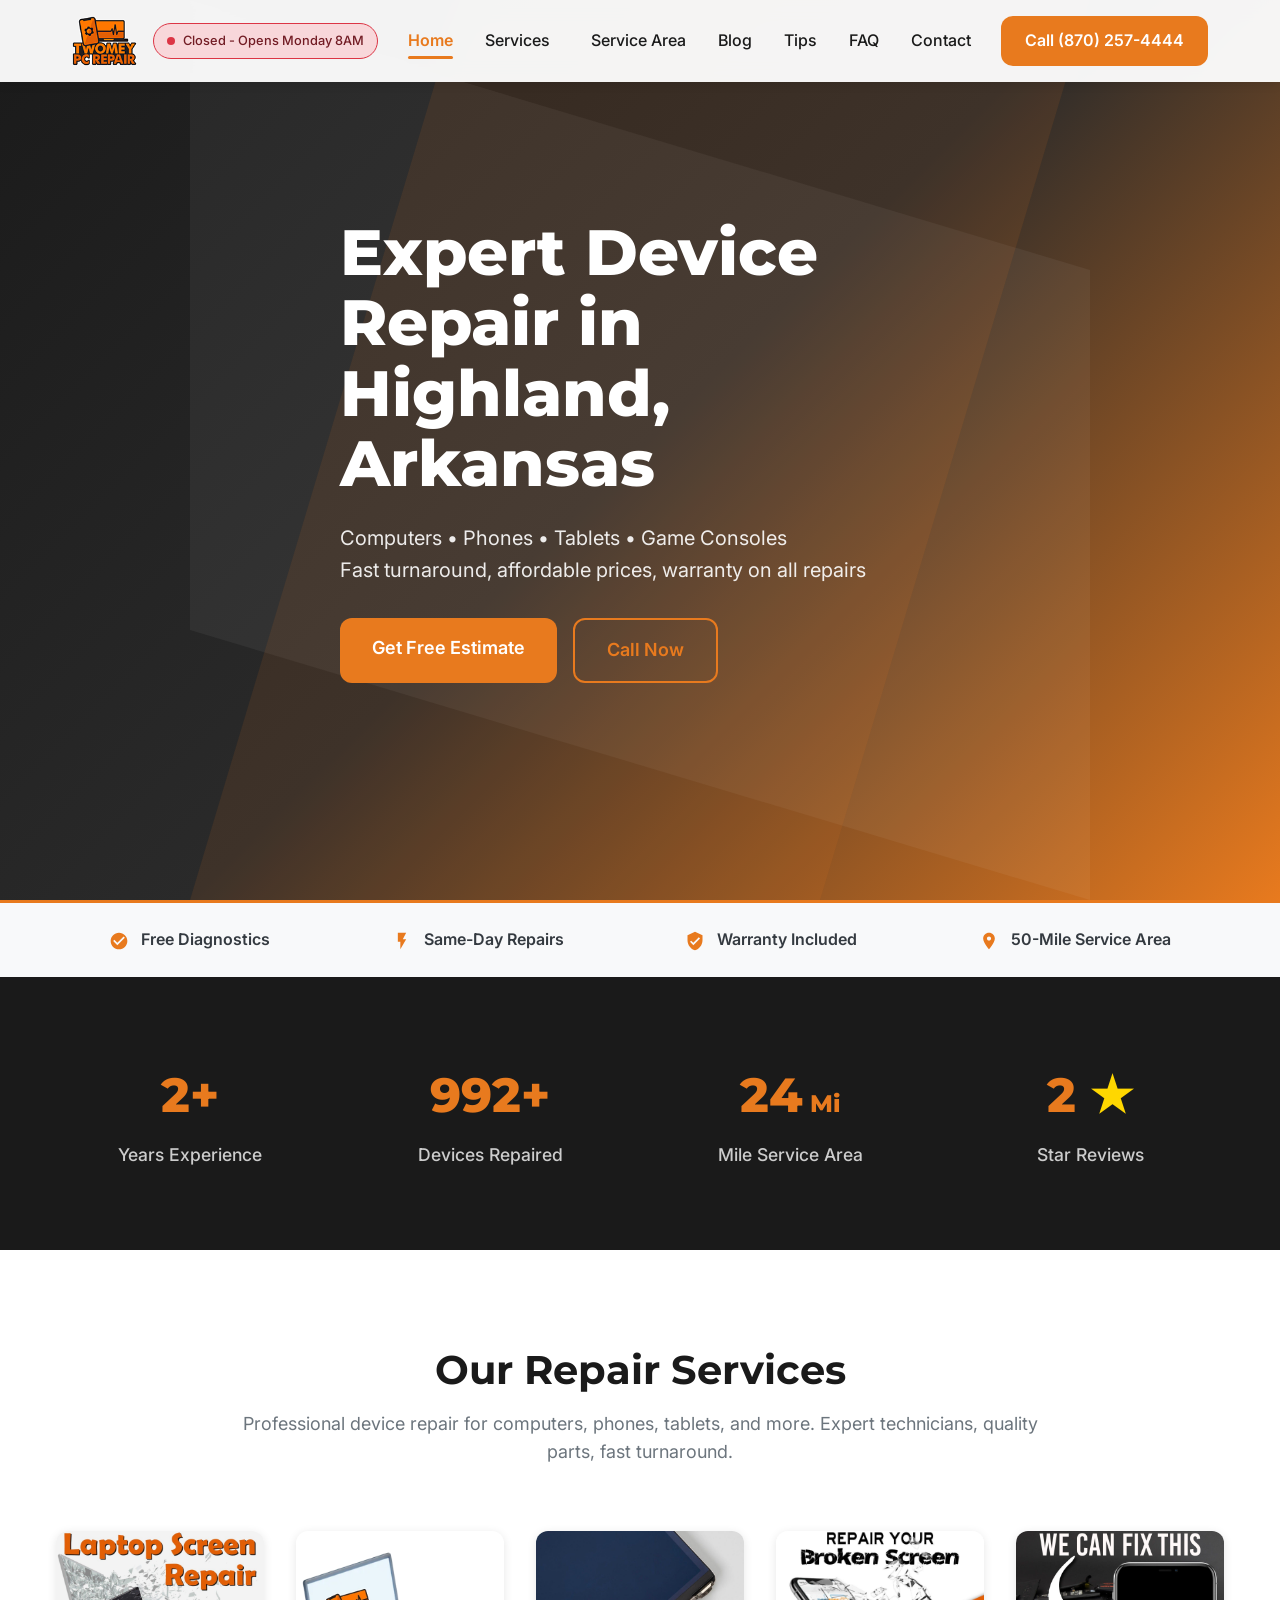
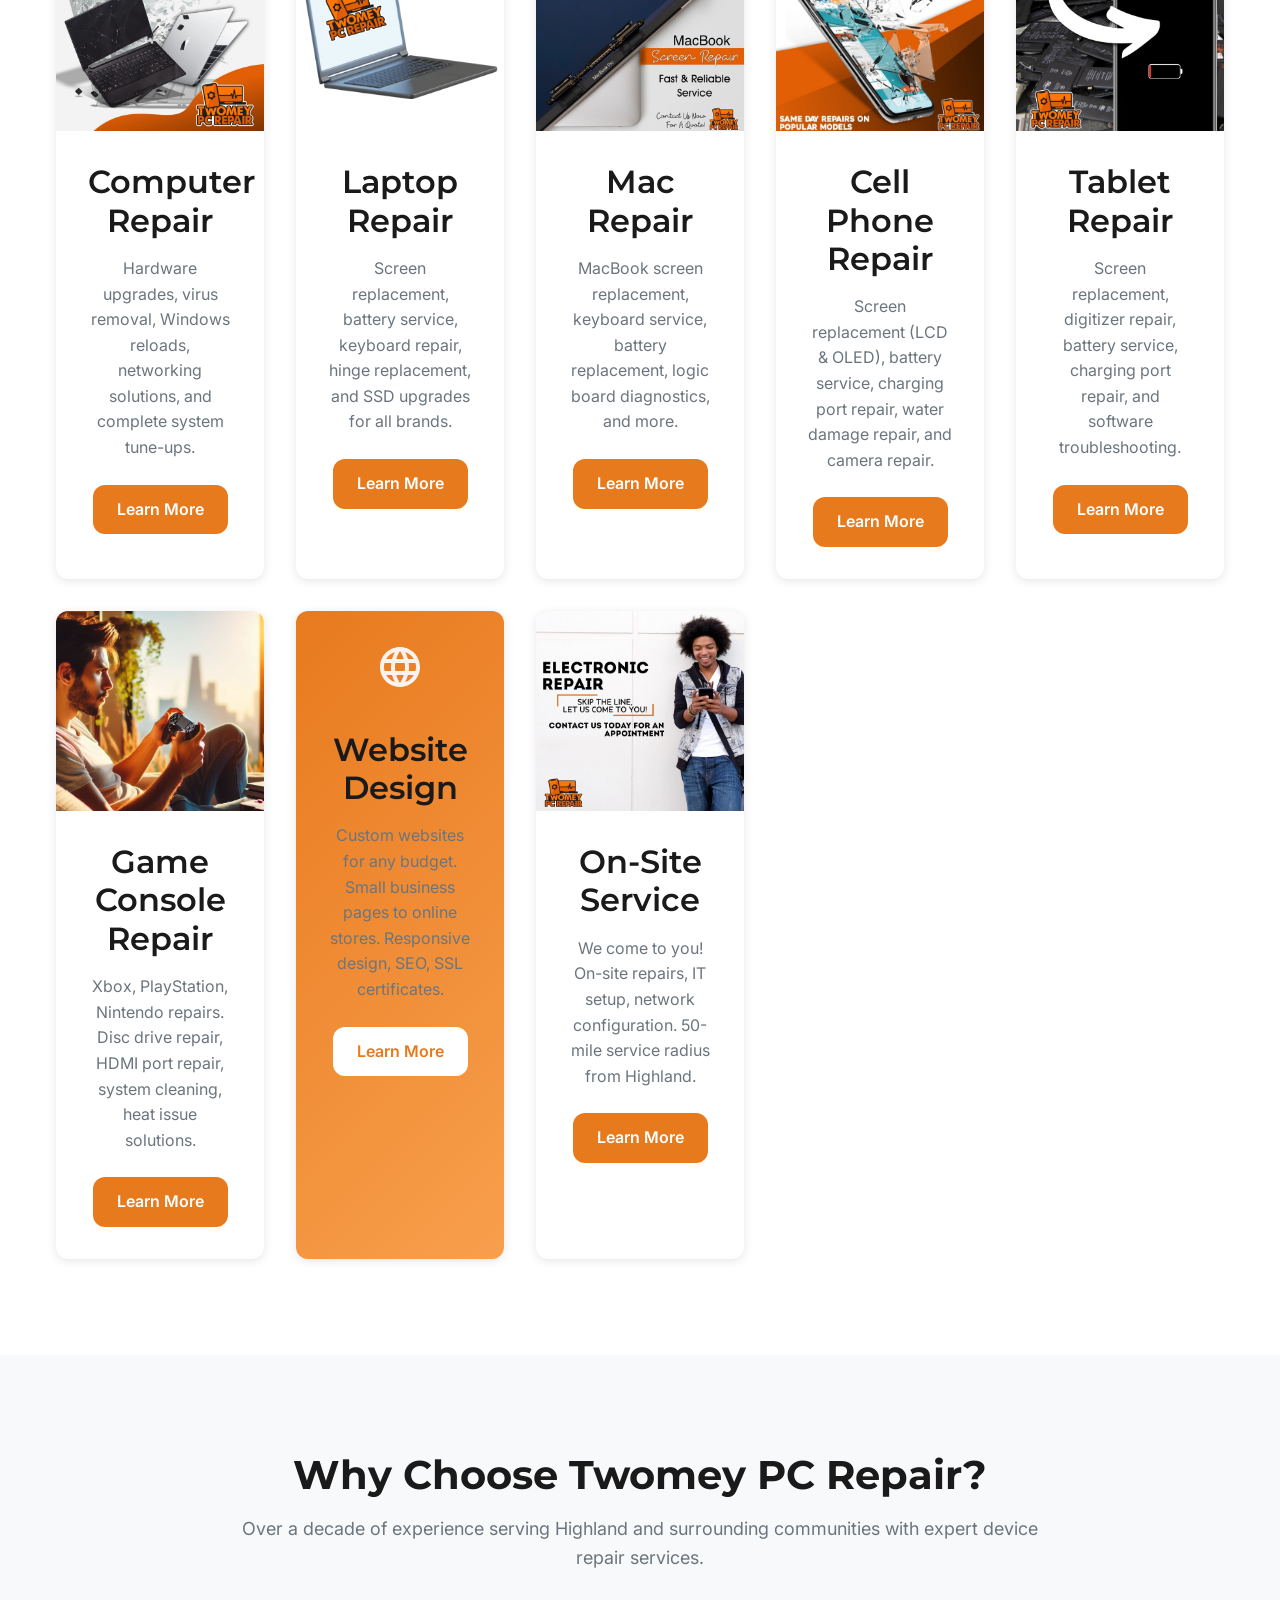
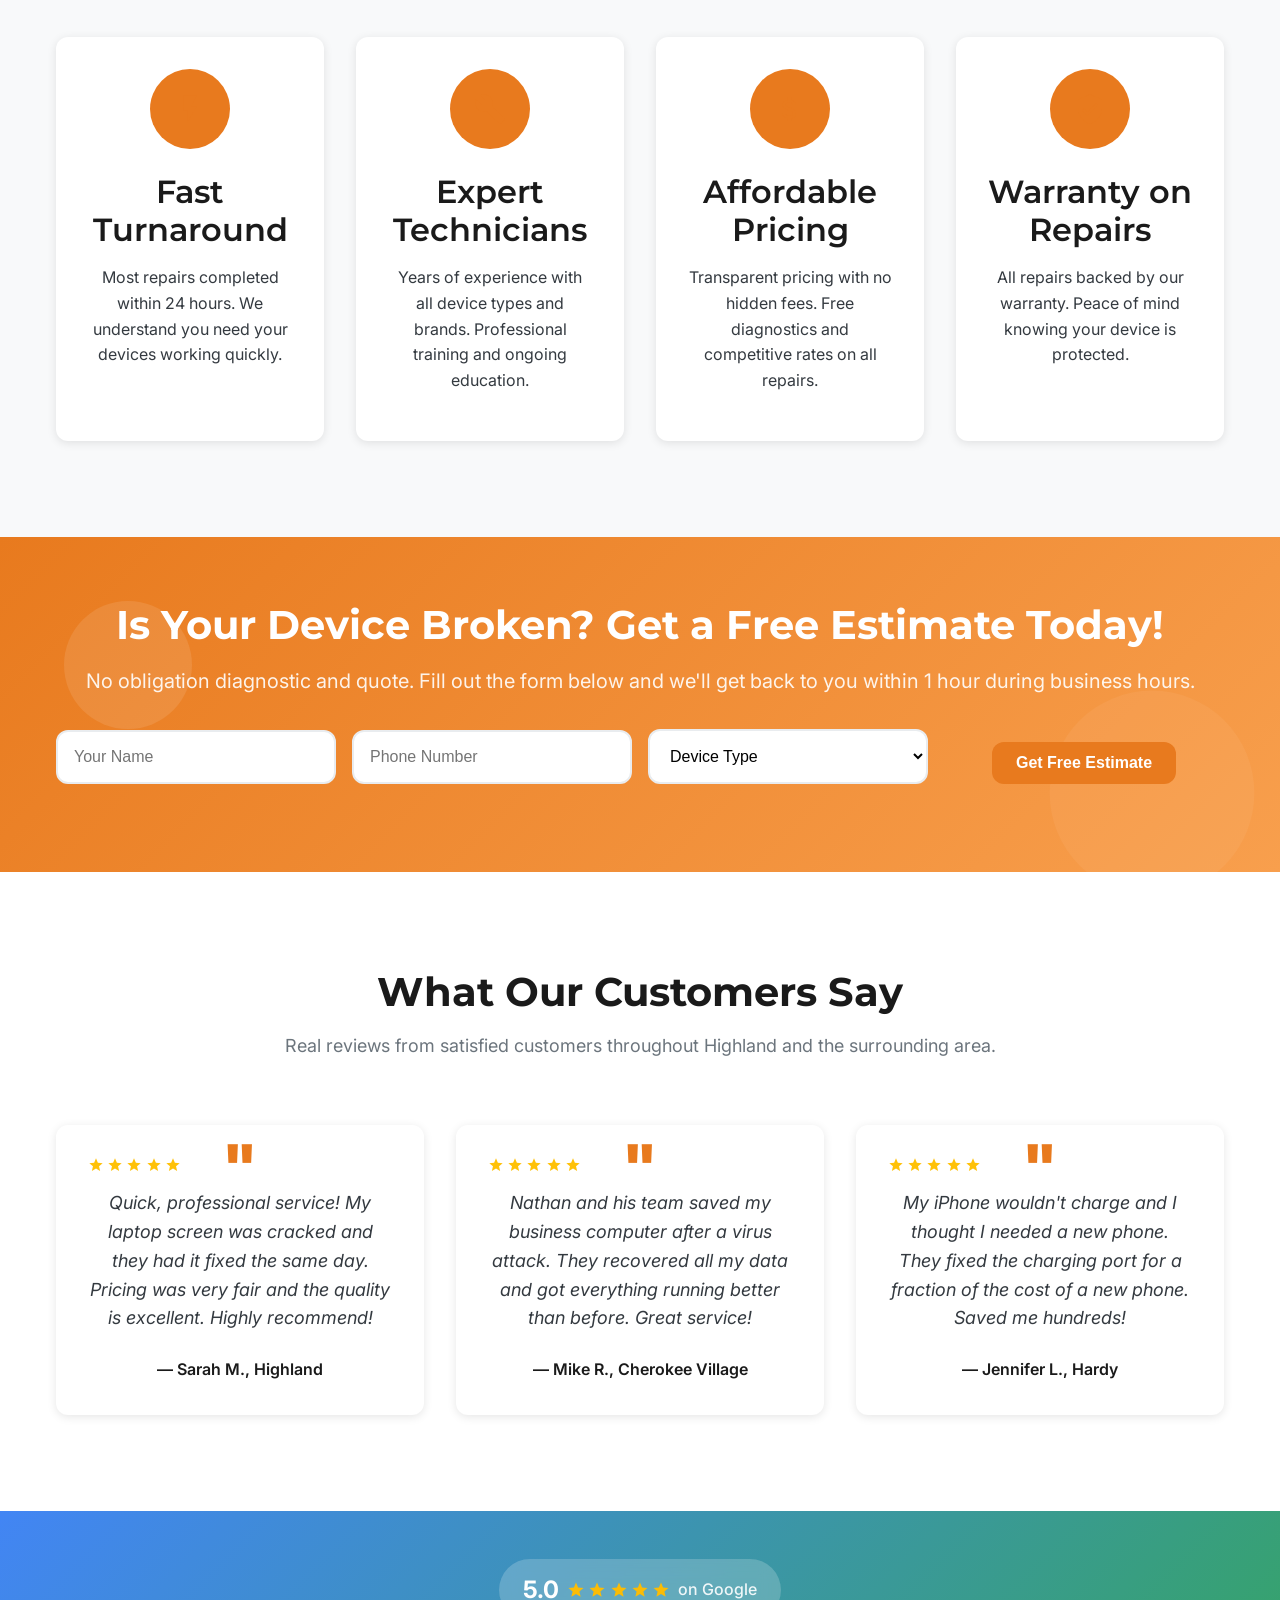
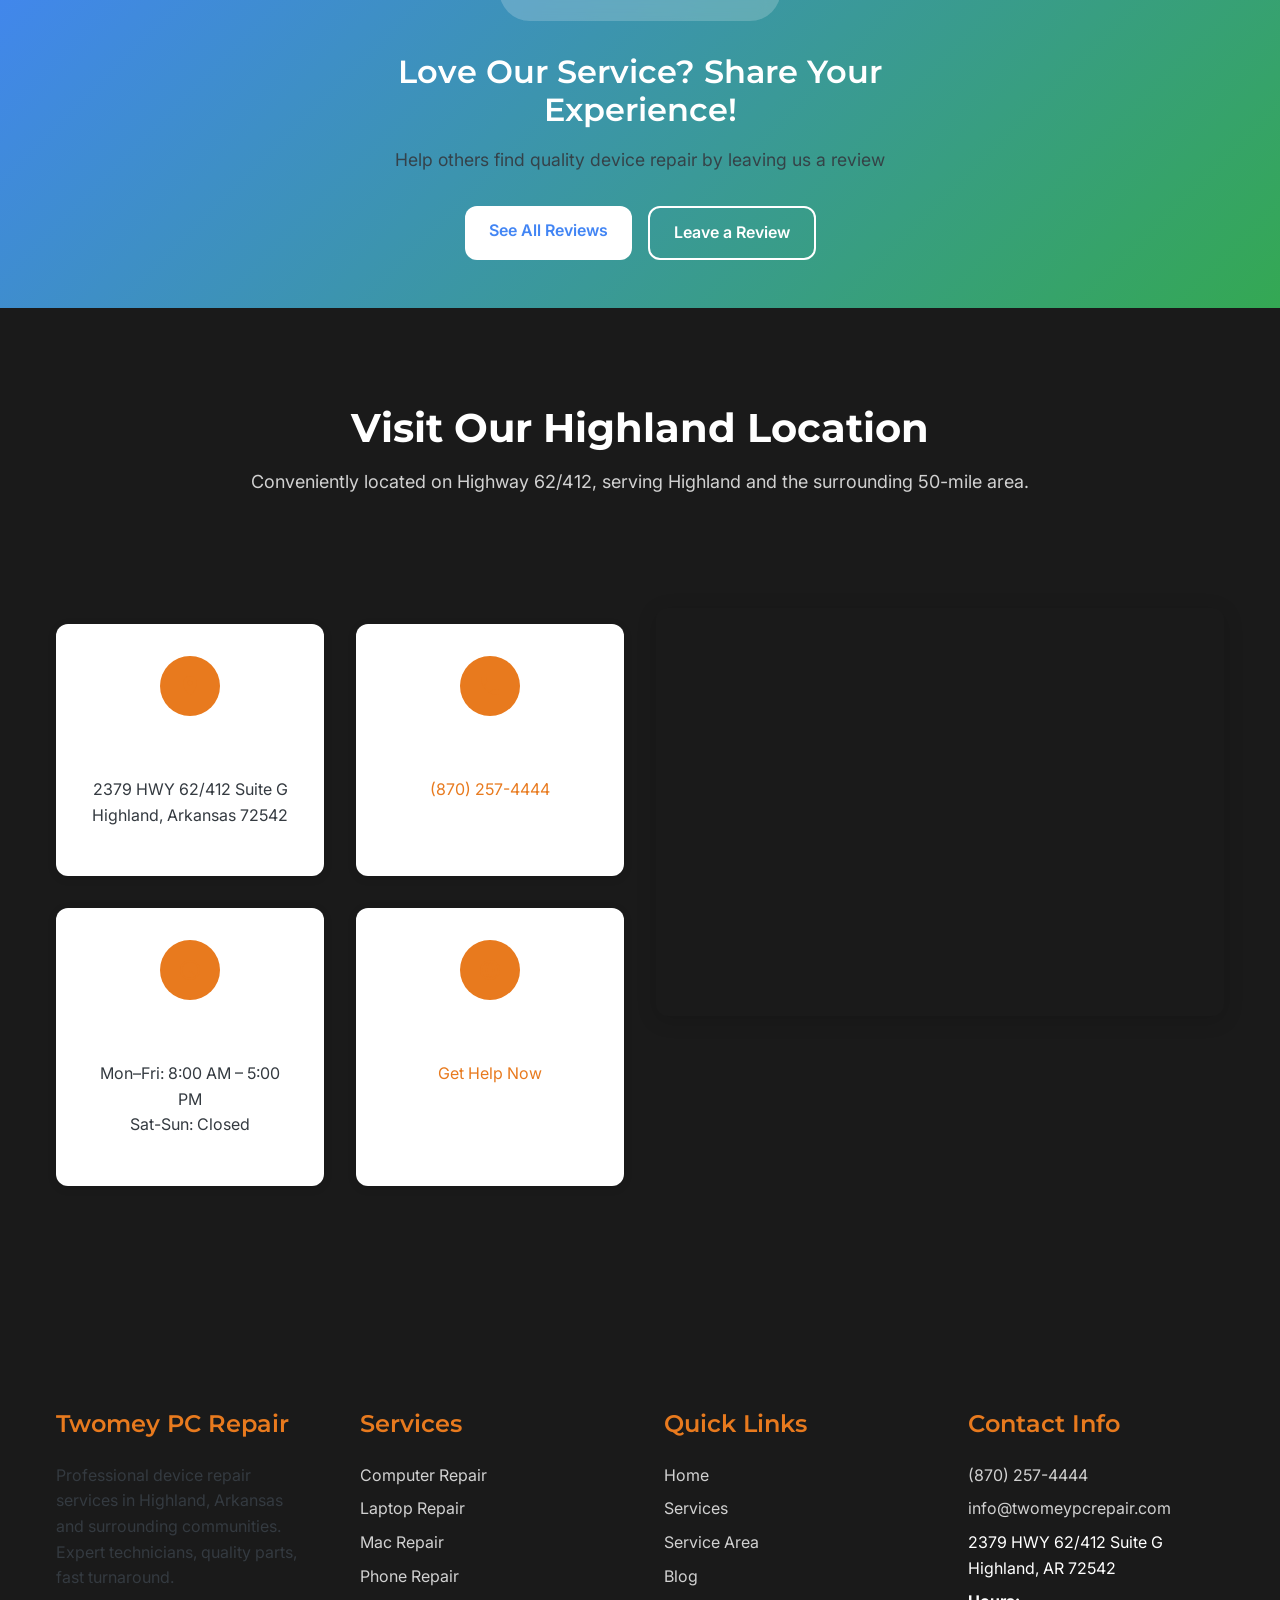
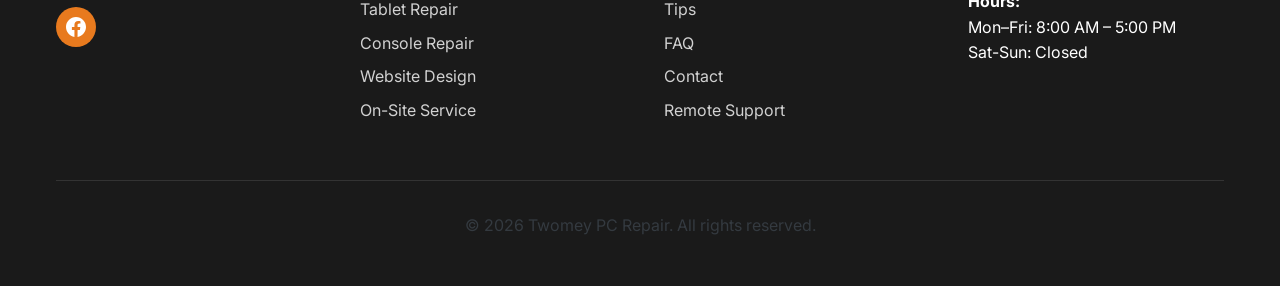
<file: index.html>
<!DOCTYPE html>
<html lang="en">
<head>
    <meta charset="UTF-8">
    <meta name="viewport" content="width=device-width, initial-scale=1.0">
    <title>Twomey PC Repair | Expert Device Repair in Highland, Arkansas | Computer, Phone & Tablet Repair</title>
    <meta name="description" content="Professional device repair in Highland, Arkansas. Computer repair, phone repair, tablet repair, game console repair. Free diagnostics, same-day repairs, warranty included. Call (870) 257-4444.">
    <meta name="keywords" content="computer repair Highland Arkansas, phone repair Highland Arkansas, laptop repair, Mac repair, tablet repair, game console repair, device repair Highland, PC repair Arkansas">
    <meta name="author" content="Twomey PC Repair">
    <meta property="og:title" content="Twomey PC Repair | Expert Device Repair in Highland, Arkansas">
    <meta property="og:description" content="Professional device repair services. Computers, phones, tablets, game consoles. Free diagnostics, same-day repairs, warranty included.">
    <meta property="og:type" content="website">
    <meta property="og:url" content="https://twomeypcrepair.com">
    <meta property="og:image" content="https://twomeypcrepair.com/assets/images/logo.png">
    <link rel="preconnect" href="https://fonts.googleapis.com">
    <link rel="preconnect" href="https://fonts.gstatic.com" crossorigin>
    <link href="https://fonts.googleapis.com/css2?family=Montserrat:wght@300;400;500;600;700;800&family=Inter:wght@300;400;500;600&display=swap" rel="stylesheet">
    <link rel="stylesheet" href="css/style.css">
    <link rel="icon" type="image/png" href="assets/images/logo.png">
</head>
<body>
    <!-- Header -->
    <header class="header">
        <div class="container">
            <div class="header-content">
                <div class="logo-section">
                    <img src="assets/images/logo.png" alt="Twomey PC Repair Logo" class="logo">
                    <div class="business-status-badge">
                        <span class="status-dot"></span>
                        <span class="status-text">Open Today 8AM-5PM</span>
                    </div>
                </div>
                
                <nav class="nav">
                    <a href="index.html" class="active">Home</a>
                    <div class="nav-dropdown">
                        <a href="services.html">Services</a>
                        <div class="nav-dropdown-menu">
                            <a href="services/computer-repair.html">Computer Repair</a>
                            <a href="services/laptop-repair.html">Laptop Repair</a>
                            <a href="services/mac-repair.html">Mac Repair</a>
                            <a href="services/phone-repair.html">Phone Repair</a>
                            <a href="services/tablet-repair.html">Tablet Repair</a>
                            <a href="services/game-console-repair.html">Game Console Repair</a>
                            <a href="services/website-design.html">Website Design</a>
                            <a href="services/onsite.html">On-Site Service</a>
                        </div>
                    </div>
                    <a href="service-area.html">Service Area</a>
                    <a href="blog.html">Blog</a>
                    <a href="tips.html">Tips</a>
                    <a href="faq.html">FAQ</a>
                    <a href="contact.html">Contact</a>
                </nav>
                
                <a href="tel:8702574444" class="cta-button">Call (870) 257-4444</a>
                
                <!-- Mobile Menu Toggle -->
                <button class="mobile-menu-toggle">
                    <span></span>
                    <span></span>
                    <span></span>
                </button>
            </div>
        </div>
        
        <!-- Mobile Menu -->
        <div class="mobile-menu">
            <ul class="mobile-nav">
                <li><a href="index.html">Home</a></li>
                <li>
                    <a href="services.html">Services</a>
                    <ul class="mobile-nav-submenu">
                        <li><a href="services/computer-repair.html">Computer Repair</a></li>
                        <li><a href="services/laptop-repair.html">Laptop Repair</a></li>
                        <li><a href="services/mac-repair.html">Mac Repair</a></li>
                        <li><a href="services/phone-repair.html">Phone Repair</a></li>
                        <li><a href="services/tablet-repair.html">Tablet Repair</a></li>
                        <li><a href="services/game-console-repair.html">Game Console Repair</a></li>
                        <li><a href="services/website-design.html">Website Design</a></li>
                        <li><a href="services/onsite.html">On-Site Service</a></li>
                    </ul>
                </li>
                <li><a href="service-area.html">Service Area</a></li>
                <li><a href="blog.html">Blog</a></li>
                <li><a href="tips.html">Tips</a></li>
                <li><a href="faq.html">FAQ</a></li>
                <li><a href="contact.html">Contact</a></li>
            </ul>
            <a href="tel:8702574444" class="mobile-cta-button">
                <svg width="20" height="20" viewBox="0 0 24 24" fill="currentColor"><path d="M6.62 10.79c1.44 2.83 3.76 5.14 6.59 6.59l2.2-2.2c.27-.27.67-.36 1.02-.24 1.12.37 2.33.57 3.57.57.55 0 1 .45 1 1V20c0 .55-.45 1-1 1-9.39 0-17-7.61-17-17 0-.55.45-1 1-1h3.5c.55 0 1 .45 1 1 0 1.25.2 2.45.57 3.57.11.35.03.74-.25 1.02l-2.2 2.2z"/></svg>
                Call (870) 257-4444
            </a>
        </div>
    </header>

    <!-- Hero Section -->
    <section class="hero">
        <div class="container">
            <div class="hero-content fade-in">
                <h1>Expert Device Repair in Highland, Arkansas</h1>
                <p>Computers • Phones • Tablets • Game Consoles<br>Fast turnaround, affordable prices, warranty on all repairs</p>
                <div class="hero-buttons">
                    <a href="contact.html" class="cta-button">Get Free Estimate</a>
                    <a href="tel:8702574444" class="cta-button secondary">Call Now</a>
                </div>
            </div>
        </div>
    </section>

    <!-- Trust Bar -->
    <section class="trust-bar">
        <div class="container">
            <div class="trust-items">
                <div class="trust-item">
                    <svg width="20" height="20" viewBox="0 0 24 24" fill="currentColor"><path d="M12 2C6.48 2 2 6.48 2 12s4.48 10 10 10 10-4.48 10-10S17.52 2 12 2zm-2 15l-5-5 1.41-1.41L10 14.17l7.59-7.59L19 8l-9 9z"/></svg>
                    Free Diagnostics
                </div>
                <div class="trust-item">
                    <svg width="20" height="20" viewBox="0 0 24 24" fill="currentColor"><path d="M7 2v11h3v9l7-12h-4l4-8z"/></svg>
                    Same-Day Repairs
                </div>
                <div class="trust-item">
                    <svg width="20" height="20" viewBox="0 0 24 24" fill="currentColor"><path d="M12 1L3 5v6c0 5.55 3.84 10.74 9 12 5.16-1.26 9-6.45 9-12V5l-9-4zm-2 16l-4-4 1.41-1.41L10 14.17l6.59-6.59L18 9l-8 8z"/></svg>
                    Warranty Included
                </div>
                <div class="trust-item">
                    <svg width="20" height="20" viewBox="0 0 24 24" fill="currentColor"><path d="M12 2C8.13 2 5 5.13 5 9c0 5.25 7 13 7 13s7-7.75 7-13c0-3.87-3.13-7-7-7zm0 9.5c-1.38 0-2.5-1.12-2.5-2.5s1.12-2.5 2.5-2.5 2.5 1.12 2.5 2.5-1.12 2.5-2.5 2.5z"/></svg>
                    50-Mile Service Area
                </div>
            </div>
        </div>
    </section>

    <!-- Stats Counter Section -->
    <section class="stats-section">
        <div class="container">
            <div class="stats-grid">
                <div class="stat-item fade-in">
                    <div class="stat-number" data-target="5">0</div>
                    <div class="stat-label">Years Experience</div>
                </div>
                <div class="stat-item fade-in">
                    <div class="stat-number" data-target="2000">0</div>
                    <div class="stat-label">Devices Repaired</div>
                </div>
                <div class="stat-item fade-in">
                    <div class="stat-number" data-target="50">0</div>
                    <div class="stat-label">Mile Service Area</div>
                </div>
                <div class="stat-item fade-in">
                    <div class="stat-number" data-target="5">0</div>
                    <div class="stat-label">Star Reviews</div>
                </div>
            </div>
        </div>
    </section>

    <!-- Services Overview -->
    <section class="section">
        <div class="container">
            <div class="section-header fade-in">
                <h2>Our Repair Services</h2>
                <p>Professional device repair for computers, phones, tablets, and more. Expert technicians, quality parts, fast turnaround.</p>
            </div>
            
            <div class="grid grid-4">
                <div class="service-card fade-in">
                    <div class="card-image">
                        <img src="assets/images/computer-repair.jpg" alt="Computer Repair Services">
                    </div>
                    <div class="card-content">
                        <h3>Computer Repair</h3>
                        <p>Hardware upgrades, virus removal, Windows reloads, networking solutions, and complete system tune-ups.</p>
                        <a href="services.html#computer-repair" class="cta-button">Learn More</a>
                    </div>
                </div>
                
                <div class="service-card fade-in">
                    <div class="card-image">
                        <img src="assets/images/laptop.webp" alt="Laptop Repair Services">
                    </div>
                    <div class="card-content">
                        <h3>Laptop Repair</h3>
                        <p>Screen replacement, battery service, keyboard repair, hinge replacement, and SSD upgrades for all brands.</p>
                        <a href="services.html#laptop-repair" class="cta-button">Learn More</a>
                    </div>
                </div>
                
                <div class="service-card fade-in">
                    <div class="card-image">
                        <img src="assets/images/mac-repair.jpg" alt="Mac Repair Services">
                    </div>
                    <div class="card-content">
                        <h3>Mac Repair</h3>
                        <p>MacBook screen replacement, keyboard service, battery replacement, logic board diagnostics, and more.</p>
                        <a href="services.html#mac-repair" class="cta-button">Learn More</a>
                    </div>
                </div>
                
                <div class="service-card fade-in">
                    <div class="card-image">
                        <img src="assets/images/phone-repair.jpg" alt="Phone Repair Services">
                    </div>
                    <div class="card-content">
                        <h3>Cell Phone Repair</h3>
                        <p>Screen replacement (LCD & OLED), battery service, charging port repair, water damage repair, and camera repair.</p>
                        <a href="services.html#phone-repair" class="cta-button">Learn More</a>
                    </div>
                </div>
                
                <div class="service-card fade-in">
                    <div class="card-image">
                        <img src="assets/images/battery-repair.jpg" alt="Tablet Repair Services">
                    </div>
                    <div class="card-content">
                        <h3>Tablet Repair</h3>
                        <p>Screen replacement, digitizer repair, battery service, charging port repair, and software troubleshooting.</p>
                        <a href="services.html#tablet-repair" class="cta-button">Learn More</a>
                    </div>
                </div>
                
                <div class="service-card fade-in">
                    <div class="card-image">
                        <img src="assets/images/console-repair.png" alt="Game Console Repair Services">
                    </div>
                    <div class="card-content">
                        <h3>Game Console Repair</h3>
                        <p>Xbox, PlayStation, Nintendo repairs. Disc drive repair, HDMI port repair, system cleaning, heat issue solutions.</p>
                        <a href="services.html#console-repair" class="cta-button">Learn More</a>
                    </div>
                </div>
                
                <div class="service-card fade-in website-design-card">
                    <div class="card-icon">
                        <svg width="48" height="48" viewBox="0 0 24 24" fill="currentColor"><path d="M11.99 2C6.47 2 2 6.48 2 12s4.47 10 9.99 10C17.52 22 22 17.52 22 12S17.52 2 11.99 2zm6.93 6h-2.95c-.32-1.25-.78-2.45-1.38-3.56 1.84.63 3.37 1.91 4.33 3.56zM12 4.04c.83 1.2 1.48 2.53 1.91 3.96h-3.82c.43-1.43 1.08-2.76 1.91-3.96zM4.26 14C4.1 13.36 4 12.69 4 12s.1-1.36.26-2h3.38c-.08.66-.14 1.32-.14 2 0 .68.06 1.34.14 2H4.26zm.82 2h2.95c.32 1.25.78 2.45 1.38 3.56-1.84-.63-3.37-1.9-4.33-3.56zm2.95-8H5.08c.96-1.66 2.49-2.93 4.33-3.56C8.81 5.55 8.35 6.75 8.03 8zM12 19.96c-.83-1.2-1.48-2.53-1.91-3.96h3.82c-.43 1.43-1.08 2.76-1.91 3.96zM14.34 14H9.66c-.09-.66-.16-1.32-.16-2 0-.68.07-1.35.16-2h4.68c.09.65.16 1.32.16 2 0 .68-.07 1.34-.16 2zm.25 5.56c.6-1.11 1.06-2.31 1.38-3.56h2.95c-.96 1.65-2.49 2.93-4.33 3.56zM16.36 14c.08-.66.14-1.32.14-2 0-.68-.06-1.34-.14-2h3.38c.16.64.26 1.31.26 2s-.1 1.36-.26 2h-3.38z"/></svg>
                    </div>
                    <div class="card-content">
                        <h3>Website Design</h3>
                        <p>Custom websites for any budget. Small business pages to online stores. Responsive design, SEO, SSL certificates.</p>
                        <a href="services.html#website-design" class="cta-button">Learn More</a>
                    </div>
                </div>
                
                <div class="service-card fade-in">
                    <div class="card-image">
                        <img src="assets/images/onsite.jpg" alt="On-Site Service">
                    </div>
                    <div class="card-content">
                        <h3>On-Site Service</h3>
                        <p>We come to you! On-site repairs, IT setup, network configuration. 50-mile service radius from Highland.</p>
                        <a href="services.html#onsite-service" class="cta-button">Learn More</a>
                    </div>
                </div>
            </div>
        </div>
    </section>

    <!-- Why Choose Us -->
    <section class="section section-light">
        <div class="container">
            <div class="section-header fade-in">
                <h2>Why Choose Twomey PC Repair?</h2>
                <p>Over a decade of experience serving Highland and surrounding communities with expert device repair services.</p>
            </div>
            
            <div class="grid grid-4">
                <div class="feature-card fade-in">
                    <div class="feature-icon">
                        <svg width="32" height="32" viewBox="0 0 24 24" fill="currentColor"><path d="M7 2v11h3v9l7-12h-4l4-8z"/></svg>
                    </div>
                    <h3>Fast Turnaround</h3>
                    <p>Most repairs completed within 24 hours. We understand you need your devices working quickly.</p>
                </div>
                
                <div class="feature-card fade-in">
                    <div class="feature-icon">
                        <svg width="32" height="32" viewBox="0 0 24 24" fill="currentColor"><path d="M22.7 19l-9.1-9.1c.9-2.3.4-5-1.5-6.9-2-2-5-2.4-7.4-1.3L9 6 6 9 1.6 4.7C.4 7.1.9 10.1 2.9 12.1c1.9 1.9 4.6 2.4 6.9 1.5l9.1 9.1c.4.4 1 .4 1.4 0l2.3-2.3c.5-.4.5-1.1.1-1.4z"/></svg>
                    </div>
                    <h3>Expert Technicians</h3>
                    <p>Years of experience with all device types and brands. Professional training and ongoing education.</p>
                </div>
                
                <div class="feature-card fade-in">
                    <div class="feature-icon">
                        <svg width="32" height="32" viewBox="0 0 24 24" fill="currentColor"><path d="M11.8 10.9c-2.27-.59-3-1.2-3-2.15 0-1.09 1.01-1.85 2.7-1.85 1.78 0 2.44.85 2.5 2.1h2.21c-.07-1.72-1.12-3.3-3.21-3.81V3h-3v2.16c-1.94.42-3.5 1.68-3.5 3.61 0 2.31 1.91 3.46 4.7 4.13 2.5.6 3 1.48 3 2.41 0 .69-.49 1.79-2.7 1.79-2.06 0-2.87-.92-2.98-2.1h-2.2c.12 2.19 1.76 3.42 3.68 3.83V21h3v-2.15c1.95-.37 3.5-1.5 3.5-3.55 0-2.84-2.43-3.81-4.7-4.4z"/></svg>
                    </div>
                    <h3>Affordable Pricing</h3>
                    <p>Transparent pricing with no hidden fees. Free diagnostics and competitive rates on all repairs.</p>
                </div>
                
                <div class="feature-card fade-in">
                    <div class="feature-icon">
                        <svg width="32" height="32" viewBox="0 0 24 24" fill="currentColor"><path d="M12 1L3 5v6c0 5.55 3.84 10.74 9 12 5.16-1.26 9-6.45 9-12V5l-9-4zm-2 16l-4-4 1.41-1.41L10 14.17l6.59-6.59L18 9l-8 8z"/></svg>
                    </div>
                    <h3>Warranty on Repairs</h3>
                    <p>All repairs backed by our warranty. Peace of mind knowing your device is protected.</p>
                </div>
            </div>
        </div>
    </section>

    <!-- Lead Capture Banner -->
    <section class="lead-banner">
        <div class="container">
            <div class="lead-banner-content fade-in">
                <h2>Is Your Device Broken? Get a Free Estimate Today!</h2>
                <p>No obligation diagnostic and quote. Fill out the form below and we'll get back to you within 1 hour during business hours.</p>
                
                <form action="https://formsubmit.co/info@twomeypcrepair.com" method="POST" class="form-inline">
                    <input type="hidden" name="_subject" value="Free Estimate Request">
                    <input type="hidden" name="_captcha" value="true">
                    <input type="hidden" name="_next" value="https://twomeypcrepair.com/contact.html?success=1">
                    
                    <div class="form-group">
                        <input type="text" name="name" class="form-control" placeholder="Your Name" required>
                    </div>
                    
                    <div class="form-group">
                        <input type="tel" name="phone" class="form-control" placeholder="Phone Number" required>
                    </div>
                    
                    <div class="form-group">
                        <select name="device_type" class="form-control" required>
                            <option value="">Device Type</option>
                            <option value="Computer">Computer</option>
                            <option value="Laptop">Laptop</option>
                            <option value="Mac">Mac</option>
                            <option value="iPhone">iPhone</option>
                            <option value="iPad">iPad</option>
                            <option value="Android Phone">Android Phone</option>
                            <option value="Tablet">Tablet</option>
                            <option value="Xbox">Xbox</option>
                            <option value="PlayStation">PlayStation</option>
                            <option value="Nintendo">Nintendo</option>
                            <option value="Other">Other</option>
                        </select>
                    </div>
                    
                    <div class="form-group">
                        <button type="submit" class="cta-button">Get Free Estimate</button>
                    </div>
                </form>
            </div>
        </div>
    </section>

    <!-- Testimonials -->
    <section class="section">
        <div class="container">
            <div class="section-header fade-in">
                <h2>What Our Customers Say</h2>
                <p>Real reviews from satisfied customers throughout Highland and the surrounding area.</p>
            </div>
            
            <div class="grid grid-3">
                <div class="testimonial-card fade-in">
                    <div class="testimonial-rating">
                        <svg width="16" height="16" viewBox="0 0 24 24" fill="currentColor"><path d="M12 17.27L18.18 21l-1.64-7.03L22 9.24l-7.19-.61L12 2 9.19 8.63 2 9.24l5.46 4.73L5.82 21z"/></svg>
                        <svg width="16" height="16" viewBox="0 0 24 24" fill="currentColor"><path d="M12 17.27L18.18 21l-1.64-7.03L22 9.24l-7.19-.61L12 2 9.19 8.63 2 9.24l5.46 4.73L5.82 21z"/></svg>
                        <svg width="16" height="16" viewBox="0 0 24 24" fill="currentColor"><path d="M12 17.27L18.18 21l-1.64-7.03L22 9.24l-7.19-.61L12 2 9.19 8.63 2 9.24l5.46 4.73L5.82 21z"/></svg>
                        <svg width="16" height="16" viewBox="0 0 24 24" fill="currentColor"><path d="M12 17.27L18.18 21l-1.64-7.03L22 9.24l-7.19-.61L12 2 9.19 8.63 2 9.24l5.46 4.73L5.82 21z"/></svg>
                        <svg width="16" height="16" viewBox="0 0 24 24" fill="currentColor"><path d="M12 17.27L18.18 21l-1.64-7.03L22 9.24l-7.19-.61L12 2 9.19 8.63 2 9.24l5.46 4.73L5.82 21z"/></svg>
                    </div>
                    <p class="testimonial-text">Quick, professional service! My laptop screen was cracked and they had it fixed the same day. Pricing was very fair and the quality is excellent. Highly recommend!</p>
                    <div class="testimonial-author">— Sarah M., Highland</div>
                </div>
                
                <div class="testimonial-card fade-in">
                    <div class="testimonial-rating">
                        <svg width="16" height="16" viewBox="0 0 24 24" fill="currentColor"><path d="M12 17.27L18.18 21l-1.64-7.03L22 9.24l-7.19-.61L12 2 9.19 8.63 2 9.24l5.46 4.73L5.82 21z"/></svg>
                        <svg width="16" height="16" viewBox="0 0 24 24" fill="currentColor"><path d="M12 17.27L18.18 21l-1.64-7.03L22 9.24l-7.19-.61L12 2 9.19 8.63 2 9.24l5.46 4.73L5.82 21z"/></svg>
                        <svg width="16" height="16" viewBox="0 0 24 24" fill="currentColor"><path d="M12 17.27L18.18 21l-1.64-7.03L22 9.24l-7.19-.61L12 2 9.19 8.63 2 9.24l5.46 4.73L5.82 21z"/></svg>
                        <svg width="16" height="16" viewBox="0 0 24 24" fill="currentColor"><path d="M12 17.27L18.18 21l-1.64-7.03L22 9.24l-7.19-.61L12 2 9.19 8.63 2 9.24l5.46 4.73L5.82 21z"/></svg>
                        <svg width="16" height="16" viewBox="0 0 24 24" fill="currentColor"><path d="M12 17.27L18.18 21l-1.64-7.03L22 9.24l-7.19-.61L12 2 9.19 8.63 2 9.24l5.46 4.73L5.82 21z"/></svg>
                    </div>
                    <p class="testimonial-text">Nathan and his team saved my business computer after a virus attack. They recovered all my data and got everything running better than before. Great service!</p>
                    <div class="testimonial-author">— Mike R., Cherokee Village</div>
                </div>
                
                <div class="testimonial-card fade-in">
                    <div class="testimonial-rating">
                        <svg width="16" height="16" viewBox="0 0 24 24" fill="currentColor"><path d="M12 17.27L18.18 21l-1.64-7.03L22 9.24l-7.19-.61L12 2 9.19 8.63 2 9.24l5.46 4.73L5.82 21z"/></svg>
                        <svg width="16" height="16" viewBox="0 0 24 24" fill="currentColor"><path d="M12 17.27L18.18 21l-1.64-7.03L22 9.24l-7.19-.61L12 2 9.19 8.63 2 9.24l5.46 4.73L5.82 21z"/></svg>
                        <svg width="16" height="16" viewBox="0 0 24 24" fill="currentColor"><path d="M12 17.27L18.18 21l-1.64-7.03L22 9.24l-7.19-.61L12 2 9.19 8.63 2 9.24l5.46 4.73L5.82 21z"/></svg>
                        <svg width="16" height="16" viewBox="0 0 24 24" fill="currentColor"><path d="M12 17.27L18.18 21l-1.64-7.03L22 9.24l-7.19-.61L12 2 9.19 8.63 2 9.24l5.46 4.73L5.82 21z"/></svg>
                        <svg width="16" height="16" viewBox="0 0 24 24" fill="currentColor"><path d="M12 17.27L18.18 21l-1.64-7.03L22 9.24l-7.19-.61L12 2 9.19 8.63 2 9.24l5.46 4.73L5.82 21z"/></svg>
                    </div>
                    <p class="testimonial-text">My iPhone wouldn't charge and I thought I needed a new phone. They fixed the charging port for a fraction of the cost of a new phone. Saved me hundreds!</p>
                    <div class="testimonial-author">— Jennifer L., Hardy</div>
                </div>
            </div>
        </div>
    </section>

    <!-- Google Reviews CTA -->
    <section class="google-reviews-cta">
        <div class="container">
            <div class="reviews-cta-content fade-in">
                <div class="google-rating">
                    <div class="rating-badge">
                        <span class="rating-number">5.0</span>
                        <div class="rating-stars">
                            <svg width="18" height="18" viewBox="0 0 24 24" fill="currentColor"><path d="M12 17.27L18.18 21l-1.64-7.03L22 9.24l-7.19-.61L12 2 9.19 8.63 2 9.24l5.46 4.73L5.82 21z"/></svg>
                            <svg width="18" height="18" viewBox="0 0 24 24" fill="currentColor"><path d="M12 17.27L18.18 21l-1.64-7.03L22 9.24l-7.19-.61L12 2 9.19 8.63 2 9.24l5.46 4.73L5.82 21z"/></svg>
                            <svg width="18" height="18" viewBox="0 0 24 24" fill="currentColor"><path d="M12 17.27L18.18 21l-1.64-7.03L22 9.24l-7.19-.61L12 2 9.19 8.63 2 9.24l5.46 4.73L5.82 21z"/></svg>
                            <svg width="18" height="18" viewBox="0 0 24 24" fill="currentColor"><path d="M12 17.27L18.18 21l-1.64-7.03L22 9.24l-7.19-.61L12 2 9.19 8.63 2 9.24l5.46 4.73L5.82 21z"/></svg>
                            <svg width="18" height="18" viewBox="0 0 24 24" fill="currentColor"><path d="M12 17.27L18.18 21l-1.64-7.03L22 9.24l-7.19-.61L12 2 9.19 8.63 2 9.24l5.46 4.73L5.82 21z"/></svg>
                        </div>
                        <span class="rating-text">on Google</span>
                    </div>
                </div>
                <h3>Love Our Service? Share Your Experience!</h3>
                <p>Help others find quality device repair by leaving us a review</p>
                <div class="review-buttons">
                    <a href="https://www.google.com/maps/place/Twomey+PC+Repair/@36.2703182,-91.5144611,17z/data=!4m8!3m7!1s0x87d1158b9417beff:0xbb50991f658fca08!8m2!3d36.2703182!4d-91.5144611!9m1!1b1!16s%2Fg%2F11c5_qq6q6" target="_blank" class="cta-button">See All Reviews</a>
                    <a href="https://www.google.com/maps/place/Twomey+PC+Repair/@36.2703182,-91.5144611,17z/data=!4m8!3m7!1s0x87d1158b9417beff:0xbb50991f658fca08!8m2!3d36.2703182!4d-91.5144611!9m1!1b1!16s%2Fg%2F11c5_qq6q6?hl=en-US" target="_blank" class="cta-button secondary">Leave a Review</a>
                </div>
            </div>
        </div>
    </section>

    <!-- Contact Section with Map -->
    <section class="section section-dark">
        <div class="container">
            <div class="section-header fade-in">
                <h2>Visit Our Highland Location</h2>
                <p>Conveniently located on Highway 62/412, serving Highland and the surrounding 50-mile area.</p>
            </div>
            
            <div class="grid grid-2">
                <div class="slide-left">
                    <div class="contact-cards">
                        <div class="contact-card">
                            <div class="contact-card-icon">
                                <svg width="24" height="24" viewBox="0 0 24 24" fill="currentColor"><path d="M12 2C8.13 2 5 5.13 5 9c0 5.25 7 13 7 13s7-7.75 7-13c0-3.87-3.13-7-7-7zm0 9.5c-1.38 0-2.5-1.12-2.5-2.5s1.12-2.5 2.5-2.5 2.5 1.12 2.5 2.5-1.12 2.5-2.5 2.5z"/></svg>
                            </div>
                            <h4>Address</h4>
                            <p>2379 HWY 62/412 Suite G<br>Highland, Arkansas 72542</p>
                        </div>
                        
                        <div class="contact-card">
                            <div class="contact-card-icon">
                                <svg width="24" height="24" viewBox="0 0 24 24" fill="currentColor"><path d="M6.62 10.79c1.44 2.83 3.76 5.14 6.59 6.59l2.2-2.2c.27-.27.67-.36 1.02-.24 1.12.37 2.33.57 3.57.57.55 0 1 .45 1 1V20c0 .55-.45 1-1 1-9.39 0-17-7.61-17-17 0-.55.45-1 1-1h3.5c.55 0 1 .45 1 1 0 1.25.2 2.45.57 3.57.11.35.03.74-.25 1.02l-2.2 2.2z"/></svg>
                            </div>
                            <h4>Phone</h4>
                            <p><a href="tel:8702574444">(870) 257-4444</a></p>
                        </div>
                        
                        <div class="contact-card">
                            <div class="contact-card-icon">
                                <svg width="24" height="24" viewBox="0 0 24 24" fill="currentColor"><path d="M11.99 2C6.47 2 2 6.48 2 12s4.47 10 9.99 10C17.52 22 22 17.52 22 12S17.52 2 11.99 2zM12 20c-4.42 0-8-3.58-8-8s3.58-8 8-8 8 3.58 8 8-3.58 8-8 8zm.5-13H11v6l5.25 3.15.75-1.23-4.5-2.67V7z"/></svg>
                            </div>
                            <h4>Hours</h4>
                            <p>Mon–Fri: 8:00 AM – 5:00 PM<br>Sat-Sun: Closed</p>
                        </div>
                        
                        <div class="contact-card">
                            <div class="contact-card-icon">
                                <svg width="24" height="24" viewBox="0 0 24 24" fill="currentColor"><path d="M11.99 2C6.47 2 2 6.48 2 12s4.47 10 9.99 10C17.52 22 22 17.52 22 12S17.52 2 11.99 2zm6.93 6h-2.95c-.32-1.25-.78-2.45-1.38-3.56 1.84.63 3.37 1.91 4.33 3.56zM12 4.04c.83 1.2 1.48 2.53 1.91 3.96h-3.82c.43-1.43 1.08-2.76 1.91-3.96zM4.26 14C4.1 13.36 4 12.69 4 12s.1-1.36.26-2h3.38c-.08.66-.14 1.32-.14 2 0 .68.06 1.34.14 2H4.26zm.82 2h2.95c.32 1.25.78 2.45 1.38 3.56-1.84-.63-3.37-1.9-4.33-3.56zm2.95-8H5.08c.96-1.66 2.49-2.93 4.33-3.56C8.81 5.55 8.35 6.75 8.03 8zM12 19.96c-.83-1.2-1.48-2.53-1.91-3.96h3.82c-.43 1.43-1.08 2.76-1.91 3.96zM14.34 14H9.66c-.09-.66-.16-1.32-.16-2 0-.68.07-1.35.16-2h4.68c.09.65.16 1.32.16 2 0 .68-.07 1.34-.16 2zm.25 5.56c.6-1.11 1.06-2.31 1.38-3.56h2.95c-.96 1.65-2.49 2.93-4.33 3.56zM16.36 14c.08-.66.14-1.32.14-2 0-.68-.06-1.34-.14-2h3.38c.16.64.26 1.31.26 2s-.1 1.36-.26 2h-3.38z"/></svg>
                            </div>
                            <h4>Remote Support</h4>
                            <p><a href="https://remote.twomey.tech/customer" target="_blank">Get Help Now</a></p>
                        </div>
                    </div>
                </div>
                
                <div class="slide-right">
                    <div class="map-container">
                        <iframe 
                            src="https://www.google.com/maps/embed?pb=!1m18!1m12!1m3!1d3275.8!2d-91.5144611!3d36.2703182!2m3!1f0!2f0!3f0!3m2!1i1024!2i768!4f13.1!3m3!1m2!1s0x87d1158b9417beff%3A0xbb50991f658fca08!2sTwomey%20PC%20Repair!5e0!3m2!1sen!2sus"
                            width="100%" 
                            height="400" 
                            style="border:0;" 
                            allowfullscreen="" 
                            loading="lazy" 
                            referrerpolicy="no-referrer-when-downgrade">
                        </iframe>
                    </div>
                </div>
            </div>
        </div>
    </section>

    <!-- Footer -->
    <footer class="footer">
        <div class="container">
            <div class="footer-content">
                <div class="footer-section">
                    <h4>Twomey PC Repair</h4>
                    <p>Professional device repair services in Highland, Arkansas and surrounding communities. Expert technicians, quality parts, fast turnaround.</p>
                    <div class="social-links">
                        <a href="https://www.facebook.com/TwomeyPCRepair" target="_blank" class="social-link">
                            <svg width="20" height="20" viewBox="0 0 24 24" fill="currentColor"><path d="M24 12.073c0-6.627-5.373-12-12-12s-12 5.373-12 12c0 5.99 4.388 10.954 10.125 11.854v-8.385H7.078v-3.47h3.047V9.43c0-3.007 1.792-4.669 4.533-4.669 1.312 0 2.686.235 2.686.235v2.953H15.83c-1.491 0-1.956.925-1.956 1.874v2.25h3.328l-.532 3.47h-2.796v8.385C19.612 23.027 24 18.062 24 12.073z"/></svg>
                        </a>
                    </div>
                </div>
                
                <div class="footer-section">
                    <h4>Services</h4>
                    <ul>
                        <li><a href="services/computer-repair.html">Computer Repair</a></li>
                        <li><a href="services/laptop-repair.html">Laptop Repair</a></li>
                        <li><a href="services/mac-repair.html">Mac Repair</a></li>
                        <li><a href="services/phone-repair.html">Phone Repair</a></li>
                        <li><a href="services/tablet-repair.html">Tablet Repair</a></li>
                        <li><a href="services/game-console-repair.html">Console Repair</a></li>
                        <li><a href="services/website-design.html">Website Design</a></li>
                        <li><a href="services/onsite.html">On-Site Service</a></li>
                    </ul>
                </div>
                
                <div class="footer-section">
                    <h4>Quick Links</h4>
                    <ul>
                        <li><a href="index.html">Home</a></li>
                        <li><a href="services.html">Services</a></li>
                        <li><a href="service-area.html">Service Area</a></li>
                        <li><a href="blog.html">Blog</a></li>
                        <li><a href="tips.html">Tips</a></li>
                        <li><a href="faq.html">FAQ</a></li>
                        <li><a href="contact.html">Contact</a></li>
                        <li><a href="https://remote.twomey.tech/customer" target="_blank">Remote Support</a></li>
                    </ul>
                </div>
                
                <div class="footer-section">
                    <h4>Contact Info</h4>
                    <ul>
                        <li><a href="tel:8702574444">(870) 257-4444</a></li>
                        <li><a href="mailto:info@twomeypcrepair.com">info@twomeypcrepair.com</a></li>
                        <li>2379 HWY 62/412 Suite G<br>Highland, AR 72542</li>
                        <li><strong>Hours:</strong><br>Mon–Fri: 8:00 AM – 5:00 PM<br>Sat-Sun: Closed</li>
                    </ul>
                </div>
            </div>
            
            <div class="footer-bottom">
                <p>&copy; <span class="copyright-year">2024</span> Twomey PC Repair. All rights reserved.</p>
            </div>
        </div>
    </footer>

    <!-- Floating Call Button (Mobile) -->
    <a href="tel:8702574444" class="floating-call">
        <svg width="28" height="28" viewBox="0 0 24 24" fill="currentColor"><path d="M6.62 10.79c1.44 2.83 3.76 5.14 6.59 6.59l2.2-2.2c.27-.27.67-.36 1.02-.24 1.12.37 2.33.57 3.57.57.55 0 1 .45 1 1V20c0 .55-.45 1-1 1-9.39 0-17-7.61-17-17 0-.55.45-1 1-1h3.5c.55 0 1 .45 1 1 0 1.25.2 2.45.57 3.57.11.35.03.74-.25 1.02l-2.2 2.2z"/></svg>
    </a>

    <!-- Back to Top Button -->
    <button class="back-to-top" id="backToTop">
        <svg width="20" height="20" viewBox="0 0 24 24" fill="currentColor"><path d="M7.41 15.41L12 10.83l4.59 4.58L18 14l-6-6-6 6z"/></svg>
    </button>

    <!-- Schema.org JSON-LD -->
    <script type="application/ld+json">
    {
        "@context": "https://schema.org",
        "@type": "LocalBusiness",
        "name": "Twomey PC Repair",
        "image": "https://twomeypcrepair.com/assets/images/logo.png",
        "@id": "https://twomeypcrepair.com",
        "url": "https://twomeypcrepair.com",
        "telephone": "(870) 257-4444",
        "address": {
            "@type": "PostalAddress",
            "streetAddress": "2379 HWY 62/412 Suite G",
            "addressLocality": "Highland",
            "addressRegion": "AR",
            "postalCode": "72542",
            "addressCountry": "US"
        },
        "openingHoursSpecification": {
            "@type": "OpeningHoursSpecification",
            "dayOfWeek": [
                "Monday",
                "Tuesday", 
                "Wednesday",
                "Thursday",
                "Friday"
            ],
            "opens": "08:00",
            "closes": "17:00"
        },
        "sameAs": [
            "https://www.facebook.com/TwomeyPCRepair"
        ],
        "priceRange": "$",
        "description": "Professional device repair services in Highland, Arkansas. Computer repair, phone repair, tablet repair, game console repair. Free diagnostics, same-day repairs, warranty included."
    }
    </script>

    <!-- JavaScript -->
    <script src="js/main.js"></script>
</body>
</html>
</file>
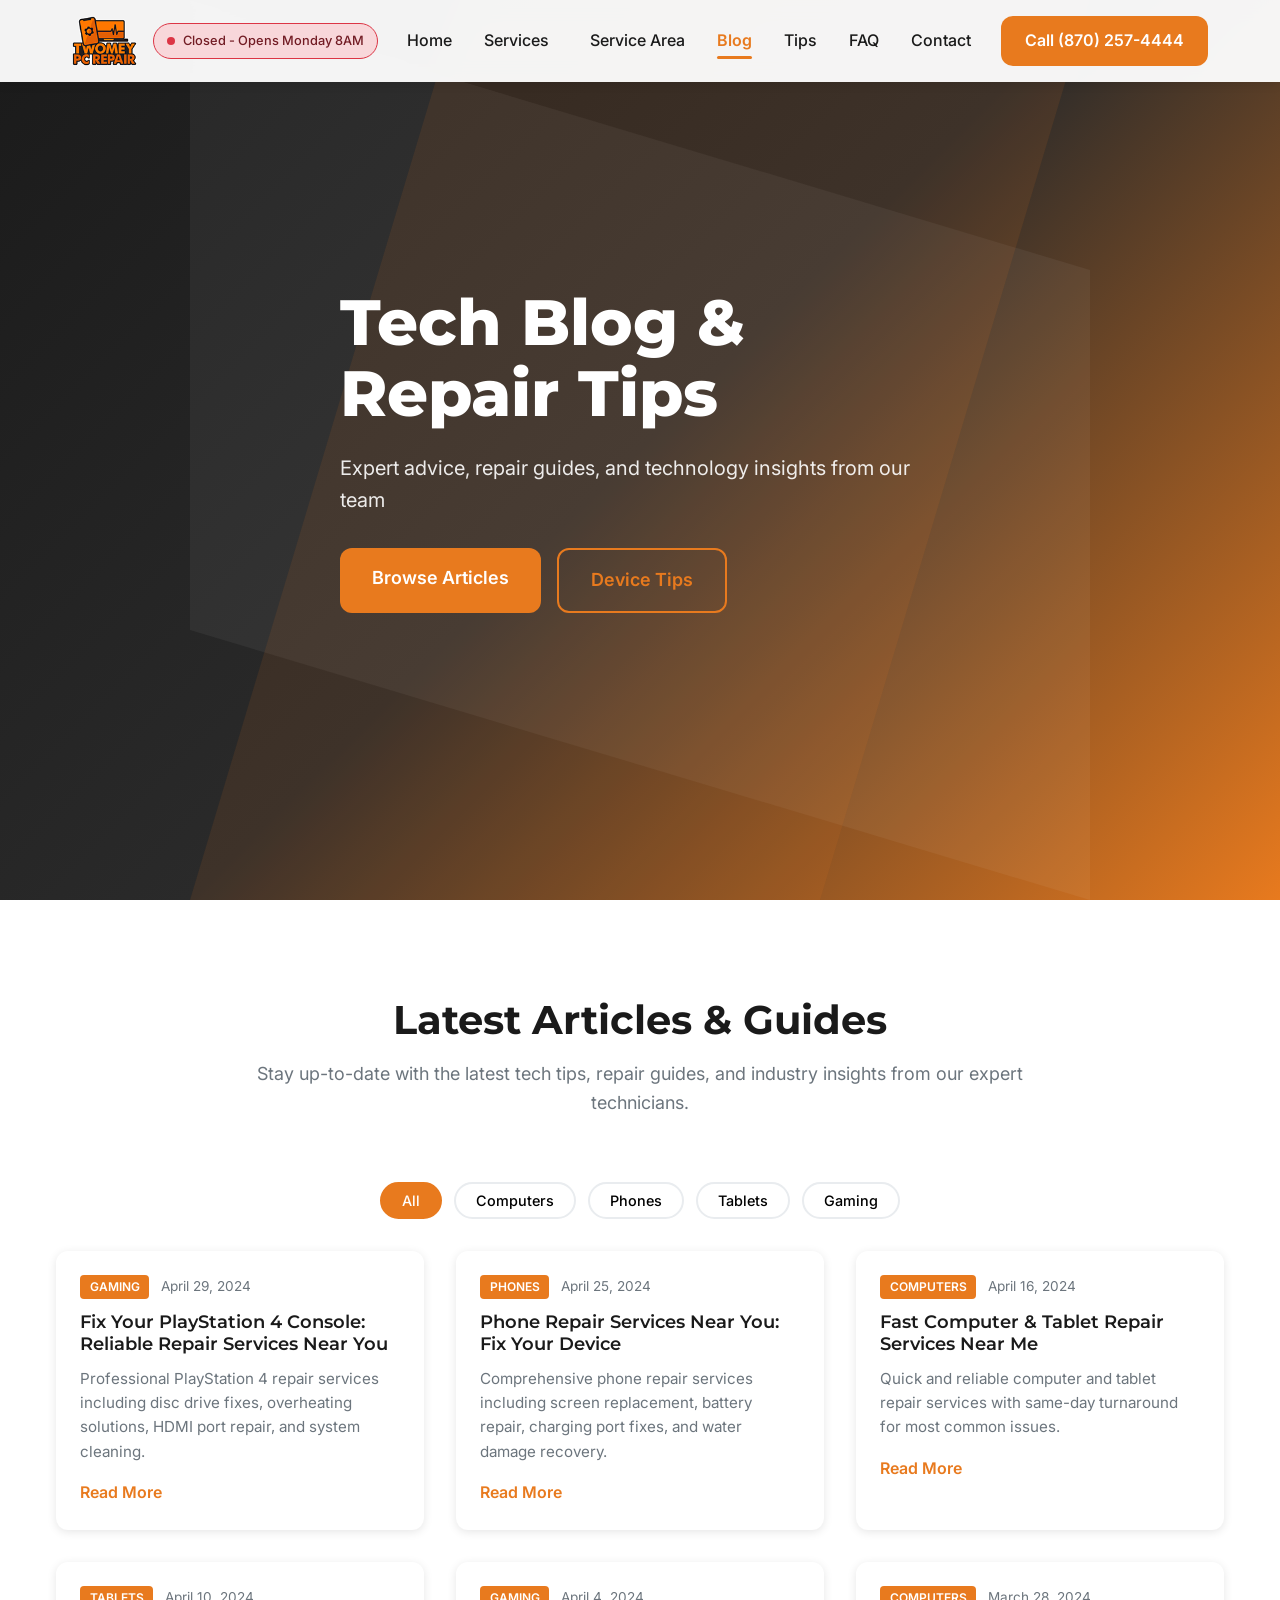
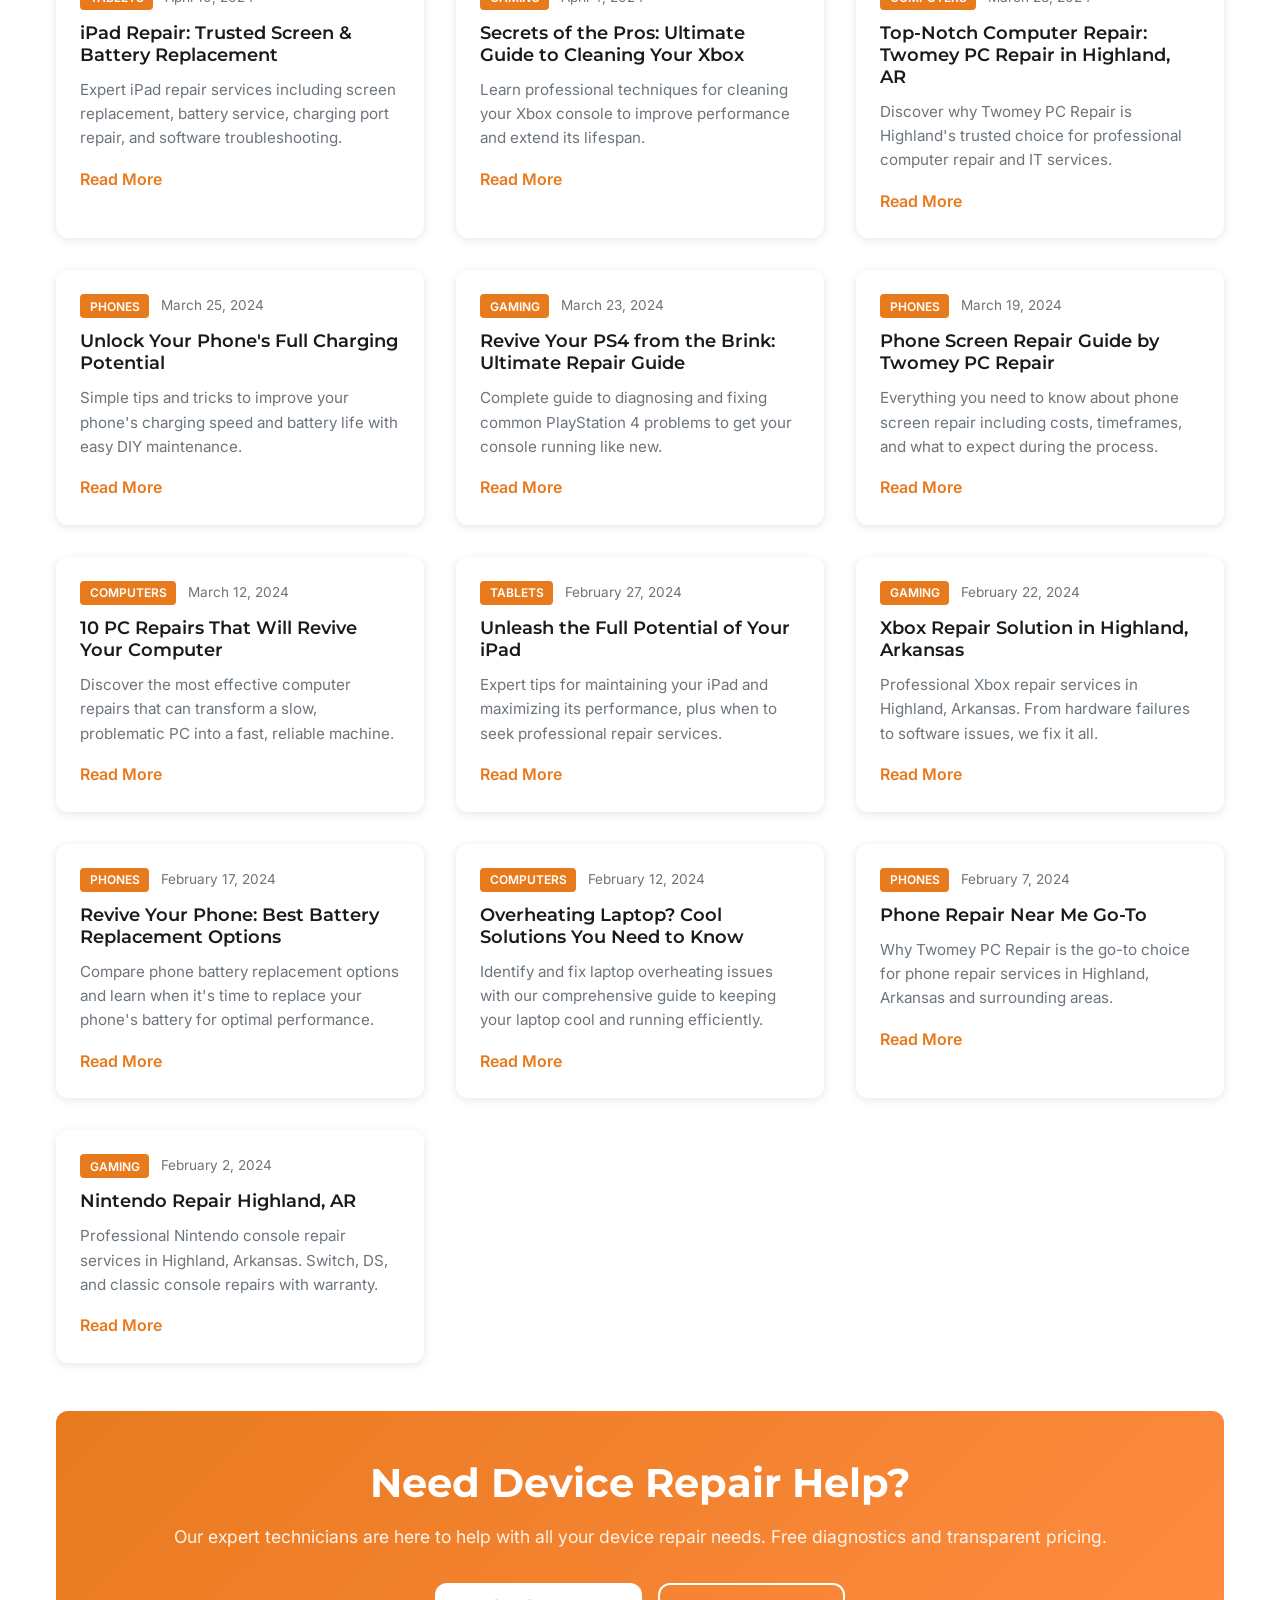
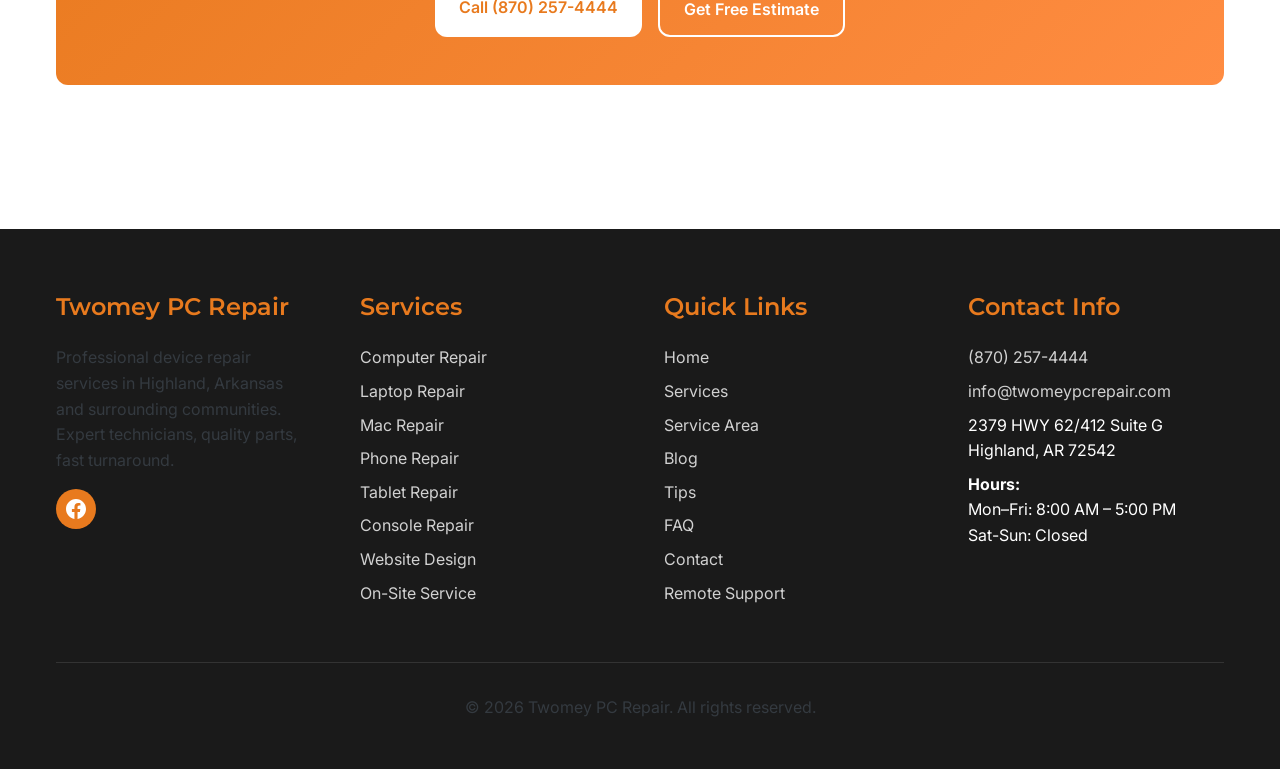
<file: blog.html>
<!DOCTYPE html>
<html lang="en">
<head>
    <meta charset="UTF-8">
    <meta name="viewport" content="width=device-width, initial-scale=1.0">
    <title>Tech Blog & Tips | Twomey PC Repair Highland Arkansas</title>
    <meta name="description" content="Read our latest tech tips, device repair guides, and technology insights. Expert advice from Twomey PC Repair in Highland, Arkansas.">
    <meta name="keywords" content="tech blog Highland Arkansas, device repair tips, computer repair guides, phone repair blog, tablet repair advice">
    <meta name="author" content="Twomey PC Repair">
    <meta property="og:title" content="Tech Blog & Tips | Twomey PC Repair Highland Arkansas">
    <meta property="og:description" content="Read our latest tech tips, device repair guides, and technology insights from expert technicians.">
    <meta property="og:type" content="website">
    <meta property="og:url" content="https://twomeypcrepair.com/blog.html">
    <meta property="og:image" content="https://twomeypcrepair.com/assets/images/logo.png">
    <link rel="preconnect" href="https://fonts.googleapis.com">
    <link rel="preconnect" href="https://fonts.gstatic.com" crossorigin>
    <link href="https://fonts.googleapis.com/css2?family=Montserrat:wght@300;400;500;600;700;800&family=Inter:wght@300;400;500;600&display=swap" rel="stylesheet">
    <link rel="stylesheet" href="css/style.css">
    <link rel="icon" type="image/png" href="assets/images/logo.png">
</head>
<body>
    <!-- Header -->
    <header class="header">
        <div class="container">
            <div class="header-content">
                <div class="logo-section">
                    <img src="assets/images/logo.png" alt="Twomey PC Repair Logo" class="logo">
                    <div class="business-status-badge">
                        <span class="status-dot"></span>
                        <span class="status-text">Open Today 8AM-5PM</span>
                    </div>
                </div>
                
                <nav class="nav">
                    <a href="index.html">Home</a>
                    <div class="nav-dropdown">
                        <a href="services.html">Services</a>
                        <div class="nav-dropdown-menu">
                            <a href="services/computer-repair.html">Computer Repair</a>
                            <a href="services/laptop-repair.html">Laptop Repair</a>
                            <a href="services/mac-repair.html">Mac Repair</a>
                            <a href="services/phone-repair.html">Phone Repair</a>
                            <a href="services/tablet-repair.html">Tablet Repair</a>
                            <a href="services/game-console-repair.html">Game Console Repair</a>
                            <a href="services/website-design.html">Website Design</a>
                            <a href="services/onsite.html">On-Site Service</a>
                        </div>
                    </div>
                    <a href="service-area.html">Service Area</a>
                    <a href="blog.html" class="active">Blog</a>
                    <a href="tips.html">Tips</a>
                    <a href="faq.html">FAQ</a>
                    <a href="contact.html">Contact</a>
                </nav>
                
                <a href="tel:8702574444" class="cta-button">Call (870) 257-4444</a>
                
                <!-- Mobile Menu Toggle -->
                <button class="mobile-menu-toggle">
                    <span></span>
                    <span></span>
                    <span></span>
                </button>
            </div>
        </div>
        
        <!-- Mobile Menu -->
        <div class="mobile-menu">
            <ul class="mobile-nav">
                <li><a href="index.html">Home</a></li>
                <li>
                    <a href="services.html">Services</a>
                    <ul class="mobile-nav-submenu">
                        <li><a href="services/computer-repair.html">Computer Repair</a></li>
                        <li><a href="services/laptop-repair.html">Laptop Repair</a></li>
                        <li><a href="services/mac-repair.html">Mac Repair</a></li>
                        <li><a href="services/phone-repair.html">Phone Repair</a></li>
                        <li><a href="services/tablet-repair.html">Tablet Repair</a></li>
                        <li><a href="services/game-console-repair.html">Game Console Repair</a></li>
                        <li><a href="services/website-design.html">Website Design</a></li>
                        <li><a href="services/onsite.html">On-Site Service</a></li>
                    </ul>
                </li>
                <li><a href="service-area.html">Service Area</a></li>
                <li><a href="blog.html">Blog</a></li>
                <li><a href="tips.html">Tips</a></li>
                <li><a href="faq.html">FAQ</a></li>
                <li><a href="contact.html">Contact</a></li>
            </ul>
            <a href="tel:8702574444" class="mobile-cta-button">
                <svg width="20" height="20" viewBox="0 0 24 24" fill="currentColor"><path d="M6.62 10.79c1.44 2.83 3.76 5.14 6.59 6.59l2.2-2.2c.27-.27.67-.36 1.02-.24 1.12.37 2.33.57 3.57.57.55 0 1 .45 1 1V20c0 .55-.45 1-1 1-9.39 0-17-7.61-17-17 0-.55.45-1 1-1h3.5c.55 0 1 .45 1 1 0 1.25.2 2.45.57 3.57.11.35.03.74-.25 1.02l-2.2 2.2z"/></svg>
                Call (870) 257-4444
            </a>
        </div>
    </header>

    <!-- Hero Section -->
    <section class="hero">
        <div class="container">
            <div class="hero-content fade-in">
                <h1>Tech Blog & Repair Tips</h1>
                <p>Expert advice, repair guides, and technology insights from our team</p>
                <div class="hero-buttons">
                    <a href="#blog-posts" class="cta-button">Browse Articles</a>
                    <a href="tips.html" class="cta-button secondary">Device Tips</a>
                </div>
            </div>
        </div>
    </section>

    <!-- Blog Content -->
    <section class="section">
        <div class="container">
            <div class="section-header fade-in">
                <h2>Latest Articles & Guides</h2>
                <p>Stay up-to-date with the latest tech tips, repair guides, and industry insights from our expert technicians.</p>
            </div>

            <!-- Blog Filters -->
            <div class="blog-filters fade-in">
                <button class="blog-filter-btn active" data-filter="all">All</button>
                <button class="blog-filter-btn" data-filter="computers">Computers</button>
                <button class="blog-filter-btn" data-filter="phones">Phones</button>
                <button class="blog-filter-btn" data-filter="tablets">Tablets</button>
                <button class="blog-filter-btn" data-filter="gaming">Gaming</button>
            </div>

            <!-- Blog Grid -->
            <div id="blog-posts" class="blog-grid">
                <!-- Gaming Posts -->
                <div class="blog-card fade-in" data-category="gaming">
                    <div class="blog-card-body">
                        <div class="blog-card-meta">
                            <span class="blog-card-category">Gaming</span>
                            <span>April 29, 2024</span>
                        </div>
                        <h3 class="blog-card-title">
                            <a href="https://twomeypcrepair.com/fix-your-playstation-4-console-reliable-repair-services-near-you/" target="_blank">Fix Your PlayStation 4 Console: Reliable Repair Services Near You</a>
                        </h3>
                        <p class="blog-card-excerpt">Professional PlayStation 4 repair services including disc drive fixes, overheating solutions, HDMI port repair, and system cleaning.</p>
                        <a href="https://twomeypcrepair.com/fix-your-playstation-4-console-reliable-repair-services-near-you/" target="_blank" class="blog-card-link">Read More</a>
                    </div>
                </div>

                <div class="blog-card fade-in" data-category="phones">
                    <div class="blog-card-body">
                        <div class="blog-card-meta">
                            <span class="blog-card-category">Phones</span>
                            <span>April 25, 2024</span>
                        </div>
                        <h3 class="blog-card-title">
                            <a href="https://twomeypcrepair.com/phone-repair-services-near-you-fix-your-device/" target="_blank">Phone Repair Services Near You: Fix Your Device</a>
                        </h3>
                        <p class="blog-card-excerpt">Comprehensive phone repair services including screen replacement, battery repair, charging port fixes, and water damage recovery.</p>
                        <a href="https://twomeypcrepair.com/phone-repair-services-near-you-fix-your-device/" target="_blank" class="blog-card-link">Read More</a>
                    </div>
                </div>

                <div class="blog-card fade-in" data-category="computers">
                    <div class="blog-card-body">
                        <div class="blog-card-meta">
                            <span class="blog-card-category">Computers</span>
                            <span>April 16, 2024</span>
                        </div>
                        <h3 class="blog-card-title">
                            <a href="https://twomeypcrepair.com/fast-computer-tablet-repair-services-near-me-twomey-pc-repair/" target="_blank">Fast Computer & Tablet Repair Services Near Me</a>
                        </h3>
                        <p class="blog-card-excerpt">Quick and reliable computer and tablet repair services with same-day turnaround for most common issues.</p>
                        <a href="https://twomeypcrepair.com/fast-computer-tablet-repair-services-near-me-twomey-pc-repair/" target="_blank" class="blog-card-link">Read More</a>
                    </div>
                </div>

                <div class="blog-card fade-in" data-category="tablets">
                    <div class="blog-card-body">
                        <div class="blog-card-meta">
                            <span class="blog-card-category">Tablets</span>
                            <span>April 10, 2024</span>
                        </div>
                        <h3 class="blog-card-title">
                            <a href="https://twomeypcrepair.com/ipad-repair-trusted-screen-battery-replacement-services/" target="_blank">iPad Repair: Trusted Screen & Battery Replacement</a>
                        </h3>
                        <p class="blog-card-excerpt">Expert iPad repair services including screen replacement, battery service, charging port repair, and software troubleshooting.</p>
                        <a href="https://twomeypcrepair.com/ipad-repair-trusted-screen-battery-replacement-services/" target="_blank" class="blog-card-link">Read More</a>
                    </div>
                </div>

                <div class="blog-card fade-in" data-category="gaming">
                    <div class="blog-card-body">
                        <div class="blog-card-meta">
                            <span class="blog-card-category">Gaming</span>
                            <span>April 4, 2024</span>
                        </div>
                        <h3 class="blog-card-title">
                            <a href="https://twomeypcrepair.com/secrets-of-the-pros-the-ultimate-guide-to-cleaning-your-xbox-like-a-boss/" target="_blank">Secrets of the Pros: Ultimate Guide to Cleaning Your Xbox</a>
                        </h3>
                        <p class="blog-card-excerpt">Learn professional techniques for cleaning your Xbox console to improve performance and extend its lifespan.</p>
                        <a href="https://twomeypcrepair.com/secrets-of-the-pros-the-ultimate-guide-to-cleaning-your-xbox-like-a-boss/" target="_blank" class="blog-card-link">Read More</a>
                    </div>
                </div>

                <div class="blog-card fade-in" data-category="computers">
                    <div class="blog-card-body">
                        <div class="blog-card-meta">
                            <span class="blog-card-category">Computers</span>
                            <span>March 28, 2024</span>
                        </div>
                        <h3 class="blog-card-title">
                            <a href="https://twomeypcrepair.com/top-notch-computer-repair-twomey-pc-repair-in-highland-ar/" target="_blank">Top-Notch Computer Repair: Twomey PC Repair in Highland, AR</a>
                        </h3>
                        <p class="blog-card-excerpt">Discover why Twomey PC Repair is Highland's trusted choice for professional computer repair and IT services.</p>
                        <a href="https://twomeypcrepair.com/top-notch-computer-repair-twomey-pc-repair-in-highland-ar/" target="_blank" class="blog-card-link">Read More</a>
                    </div>
                </div>

                <div class="blog-card fade-in" data-category="phones">
                    <div class="blog-card-body">
                        <div class="blog-card-meta">
                            <span class="blog-card-category">Phones</span>
                            <span>March 25, 2024</span>
                        </div>
                        <h3 class="blog-card-title">
                            <a href="https://twomeypcrepair.com/unlock-your-phones-full-charging-potential-with-this-quick-fix/" target="_blank">Unlock Your Phone's Full Charging Potential</a>
                        </h3>
                        <p class="blog-card-excerpt">Simple tips and tricks to improve your phone's charging speed and battery life with easy DIY maintenance.</p>
                        <a href="https://twomeypcrepair.com/unlock-your-phones-full-charging-potential-with-this-quick-fix/" target="_blank" class="blog-card-link">Read More</a>
                    </div>
                </div>

                <div class="blog-card fade-in" data-category="gaming">
                    <div class="blog-card-body">
                        <div class="blog-card-meta">
                            <span class="blog-card-category">Gaming</span>
                            <span>March 23, 2024</span>
                        </div>
                        <h3 class="blog-card-title">
                            <a href="https://twomeypcrepair.com/revive-your-ps4-from-the-brink-the-ultimate-repair-guide/" target="_blank">Revive Your PS4 from the Brink: Ultimate Repair Guide</a>
                        </h3>
                        <p class="blog-card-excerpt">Complete guide to diagnosing and fixing common PlayStation 4 problems to get your console running like new.</p>
                        <a href="https://twomeypcrepair.com/revive-your-ps4-from-the-brink-the-ultimate-repair-guide/" target="_blank" class="blog-card-link">Read More</a>
                    </div>
                </div>

                <div class="blog-card fade-in" data-category="phones">
                    <div class="blog-card-body">
                        <div class="blog-card-meta">
                            <span class="blog-card-category">Phones</span>
                            <span>March 19, 2024</span>
                        </div>
                        <h3 class="blog-card-title">
                            <a href="https://twomeypcrepair.com/revive-your-tech-the-ultimate-guide-to-getting-your-phone-screen-repaired-by-twomey-pc-repair/" target="_blank">Phone Screen Repair Guide by Twomey PC Repair</a>
                        </h3>
                        <p class="blog-card-excerpt">Everything you need to know about phone screen repair including costs, timeframes, and what to expect during the process.</p>
                        <a href="https://twomeypcrepair.com/revive-your-tech-the-ultimate-guide-to-getting-your-phone-screen-repaired-by-twomey-pc-repair/" target="_blank" class="blog-card-link">Read More</a>
                    </div>
                </div>

                <div class="blog-card fade-in" data-category="computers">
                    <div class="blog-card-body">
                        <div class="blog-card-meta">
                            <span class="blog-card-category">Computers</span>
                            <span>March 12, 2024</span>
                        </div>
                        <h3 class="blog-card-title">
                            <a href="https://twomeypcrepair.com/from-dead-to-dream-machine-10-pc-repairs-that-will-revive-your-computer/" target="_blank">10 PC Repairs That Will Revive Your Computer</a>
                        </h3>
                        <p class="blog-card-excerpt">Discover the most effective computer repairs that can transform a slow, problematic PC into a fast, reliable machine.</p>
                        <a href="https://twomeypcrepair.com/from-dead-to-dream-machine-10-pc-repairs-that-will-revive-your-computer/" target="_blank" class="blog-card-link">Read More</a>
                    </div>
                </div>

                <div class="blog-card fade-in" data-category="tablets">
                    <div class="blog-card-body">
                        <div class="blog-card-meta">
                            <span class="blog-card-category">Tablets</span>
                            <span>February 27, 2024</span>
                        </div>
                        <h3 class="blog-card-title">
                            <a href="https://twomeypcrepair.com/unleash-the-full-potential-of-your-ipad-expert-repair-tips-revealed/" target="_blank">Unleash the Full Potential of Your iPad</a>
                        </h3>
                        <p class="blog-card-excerpt">Expert tips for maintaining your iPad and maximizing its performance, plus when to seek professional repair services.</p>
                        <a href="https://twomeypcrepair.com/unleash-the-full-potential-of-your-ipad-expert-repair-tips-revealed/" target="_blank" class="blog-card-link">Read More</a>
                    </div>
                </div>

                <div class="blog-card fade-in" data-category="gaming">
                    <div class="blog-card-body">
                        <div class="blog-card-meta">
                            <span class="blog-card-category">Gaming</span>
                            <span>February 22, 2024</span>
                        </div>
                        <h3 class="blog-card-title">
                            <a href="https://twomeypcrepair.com/twomey-pc-repair-your-ultimate-xbox-repair-solution-in-highland-arkansas/" target="_blank">Xbox Repair Solution in Highland, Arkansas</a>
                        </h3>
                        <p class="blog-card-excerpt">Professional Xbox repair services in Highland, Arkansas. From hardware failures to software issues, we fix it all.</p>
                        <a href="https://twomeypcrepair.com/twomey-pc-repair-your-ultimate-xbox-repair-solution-in-highland-arkansas/" target="_blank" class="blog-card-link">Read More</a>
                    </div>
                </div>

                <div class="blog-card fade-in" data-category="phones">
                    <div class="blog-card-body">
                        <div class="blog-card-meta">
                            <span class="blog-card-category">Phones</span>
                            <span>February 17, 2024</span>
                        </div>
                        <h3 class="blog-card-title">
                            <a href="https://twomeypcrepair.com/revive-your-phone-the-best-battery-replacement-options/" target="_blank">Revive Your Phone: Best Battery Replacement Options</a>
                        </h3>
                        <p class="blog-card-excerpt">Compare phone battery replacement options and learn when it's time to replace your phone's battery for optimal performance.</p>
                        <a href="https://twomeypcrepair.com/revive-your-phone-the-best-battery-replacement-options/" target="_blank" class="blog-card-link">Read More</a>
                    </div>
                </div>

                <div class="blog-card fade-in" data-category="computers">
                    <div class="blog-card-body">
                        <div class="blog-card-meta">
                            <span class="blog-card-category">Computers</span>
                            <span>February 12, 2024</span>
                        </div>
                        <h3 class="blog-card-title">
                            <a href="https://twomeypcrepair.com/overheating-laptop-cool-solutions-you-need-to-know/" target="_blank">Overheating Laptop? Cool Solutions You Need to Know</a>
                        </h3>
                        <p class="blog-card-excerpt">Identify and fix laptop overheating issues with our comprehensive guide to keeping your laptop cool and running efficiently.</p>
                        <a href="https://twomeypcrepair.com/overheating-laptop-cool-solutions-you-need-to-know/" target="_blank" class="blog-card-link">Read More</a>
                    </div>
                </div>

                <div class="blog-card fade-in" data-category="phones">
                    <div class="blog-card-body">
                        <div class="blog-card-meta">
                            <span class="blog-card-category">Phones</span>
                            <span>February 7, 2024</span>
                        </div>
                        <h3 class="blog-card-title">
                            <a href="https://twomeypcrepair.com/twomey-pc-repair-phone-repair-near-me-go-to/" target="_blank">Phone Repair Near Me Go-To</a>
                        </h3>
                        <p class="blog-card-excerpt">Why Twomey PC Repair is the go-to choice for phone repair services in Highland, Arkansas and surrounding areas.</p>
                        <a href="https://twomeypcrepair.com/twomey-pc-repair-phone-repair-near-me-go-to/" target="_blank" class="blog-card-link">Read More</a>
                    </div>
                </div>

                <div class="blog-card fade-in" data-category="gaming">
                    <div class="blog-card-body">
                        <div class="blog-card-meta">
                            <span class="blog-card-category">Gaming</span>
                            <span>February 2, 2024</span>
                        </div>
                        <h3 class="blog-card-title">
                            <a href="https://twomeypcrepair.com/nintendo-repair-highland-ar-contact-us-today/" target="_blank">Nintendo Repair Highland, AR</a>
                        </h3>
                        <p class="blog-card-excerpt">Professional Nintendo console repair services in Highland, Arkansas. Switch, DS, and classic console repairs with warranty.</p>
                        <a href="https://twomeypcrepair.com/nintendo-repair-highland-ar-contact-us-today/" target="_blank" class="blog-card-link">Read More</a>
                    </div>
                </div>
            </div>

            <!-- Newsletter Signup -->
            <div class="section-cta fade-in">
                <div class="cta-content">
                    <h2>Need Device Repair Help?</h2>
                    <p>Our expert technicians are here to help with all your device repair needs. Free diagnostics and transparent pricing.</p>
                    <div class="cta-buttons">
                        <a href="tel:8702574444" class="cta-button">Call (870) 257-4444</a>
                        <a href="contact.html" class="cta-button secondary">Get Free Estimate</a>
                    </div>
                </div>
            </div>
        </div>
    </section>

    <!-- Footer -->
    <footer class="footer">
        <div class="container">
            <div class="footer-content">
                <div class="footer-section">
                    <h4>Twomey PC Repair</h4>
                    <p>Professional device repair services in Highland, Arkansas and surrounding communities. Expert technicians, quality parts, fast turnaround.</p>
                    <div class="social-links">
                        <a href="https://www.facebook.com/TwomeyPCRepair" target="_blank" class="social-link">
                            <svg width="20" height="20" viewBox="0 0 24 24" fill="currentColor"><path d="M24 12.073c0-6.627-5.373-12-12-12s-12 5.373-12 12c0 5.99 4.388 10.954 10.125 11.854v-8.385H7.078v-3.47h3.047V9.43c0-3.007 1.792-4.669 4.533-4.669 1.312 0 2.686.235 2.686.235v2.953H15.83c-1.491 0-1.956.925-1.956 1.874v2.25h3.328l-.532 3.47h-2.796v8.385C19.612 23.027 24 18.062 24 12.073z"/></svg>
                        </a>
                    </div>
                </div>
                
                <div class="footer-section">
                    <h4>Services</h4>
                    <ul>
                        <li><a href="services/computer-repair.html">Computer Repair</a></li>
                        <li><a href="services/laptop-repair.html">Laptop Repair</a></li>
                        <li><a href="services/mac-repair.html">Mac Repair</a></li>
                        <li><a href="services/phone-repair.html">Phone Repair</a></li>
                        <li><a href="services/tablet-repair.html">Tablet Repair</a></li>
                        <li><a href="services/game-console-repair.html">Console Repair</a></li>
                        <li><a href="services/website-design.html">Website Design</a></li>
                        <li><a href="services/onsite.html">On-Site Service</a></li>
                    </ul>
                </div>
                
                <div class="footer-section">
                    <h4>Quick Links</h4>
                    <ul>
                        <li><a href="index.html">Home</a></li>
                        <li><a href="services.html">Services</a></li>
                        <li><a href="service-area.html">Service Area</a></li>
                        <li><a href="blog.html">Blog</a></li>
                        <li><a href="tips.html">Tips</a></li>
                        <li><a href="faq.html">FAQ</a></li>
                        <li><a href="contact.html">Contact</a></li>
                        <li><a href="https://remote.twomey.tech/customer" target="_blank">Remote Support</a></li>
                    </ul>
                </div>
                
                <div class="footer-section">
                    <h4>Contact Info</h4>
                    <ul>
                        <li><a href="tel:8702574444">(870) 257-4444</a></li>
                        <li><a href="mailto:info@twomeypcrepair.com">info@twomeypcrepair.com</a></li>
                        <li>2379 HWY 62/412 Suite G<br>Highland, AR 72542</li>
                        <li><strong>Hours:</strong><br>Mon–Fri: 8:00 AM – 5:00 PM<br>Sat-Sun: Closed</li>
                    </ul>
                </div>
            </div>
            
            <div class="footer-bottom">
                <p>&copy; <span class="copyright-year">2024</span> Twomey PC Repair. All rights reserved.</p>
            </div>
        </div>
    </footer>

    <!-- Floating Call Button (Mobile) -->
    <a href="tel:8702574444" class="floating-call">
        <svg width="28" height="28" viewBox="0 0 24 24" fill="currentColor"><path d="M6.62 10.79c1.44 2.83 3.76 5.14 6.59 6.59l2.2-2.2c.27-.27.67-.36 1.02-.24 1.12.37 2.33.57 3.57.57.55 0 1 .45 1 1V20c0 .55-.45 1-1 1-9.39 0-17-7.61-17-17 0-.55.45-1 1-1h3.5c.55 0 1 .45 1 1 0 1.25.2 2.45.57 3.57.11.35.03.74-.25 1.02l-2.2 2.2z"/></svg>
    </a>

    <!-- Back to Top Button -->
    <button class="back-to-top" id="backToTop">
        <svg width="20" height="20" viewBox="0 0 24 24" fill="currentColor"><path d="M7.41 15.41L12 10.83l4.59 4.58L18 14l-6-6-6 6z"/></svg>
    </button>

    <!-- JavaScript -->
    <script src="js/main.js"></script>
</body>
</html>
</file>
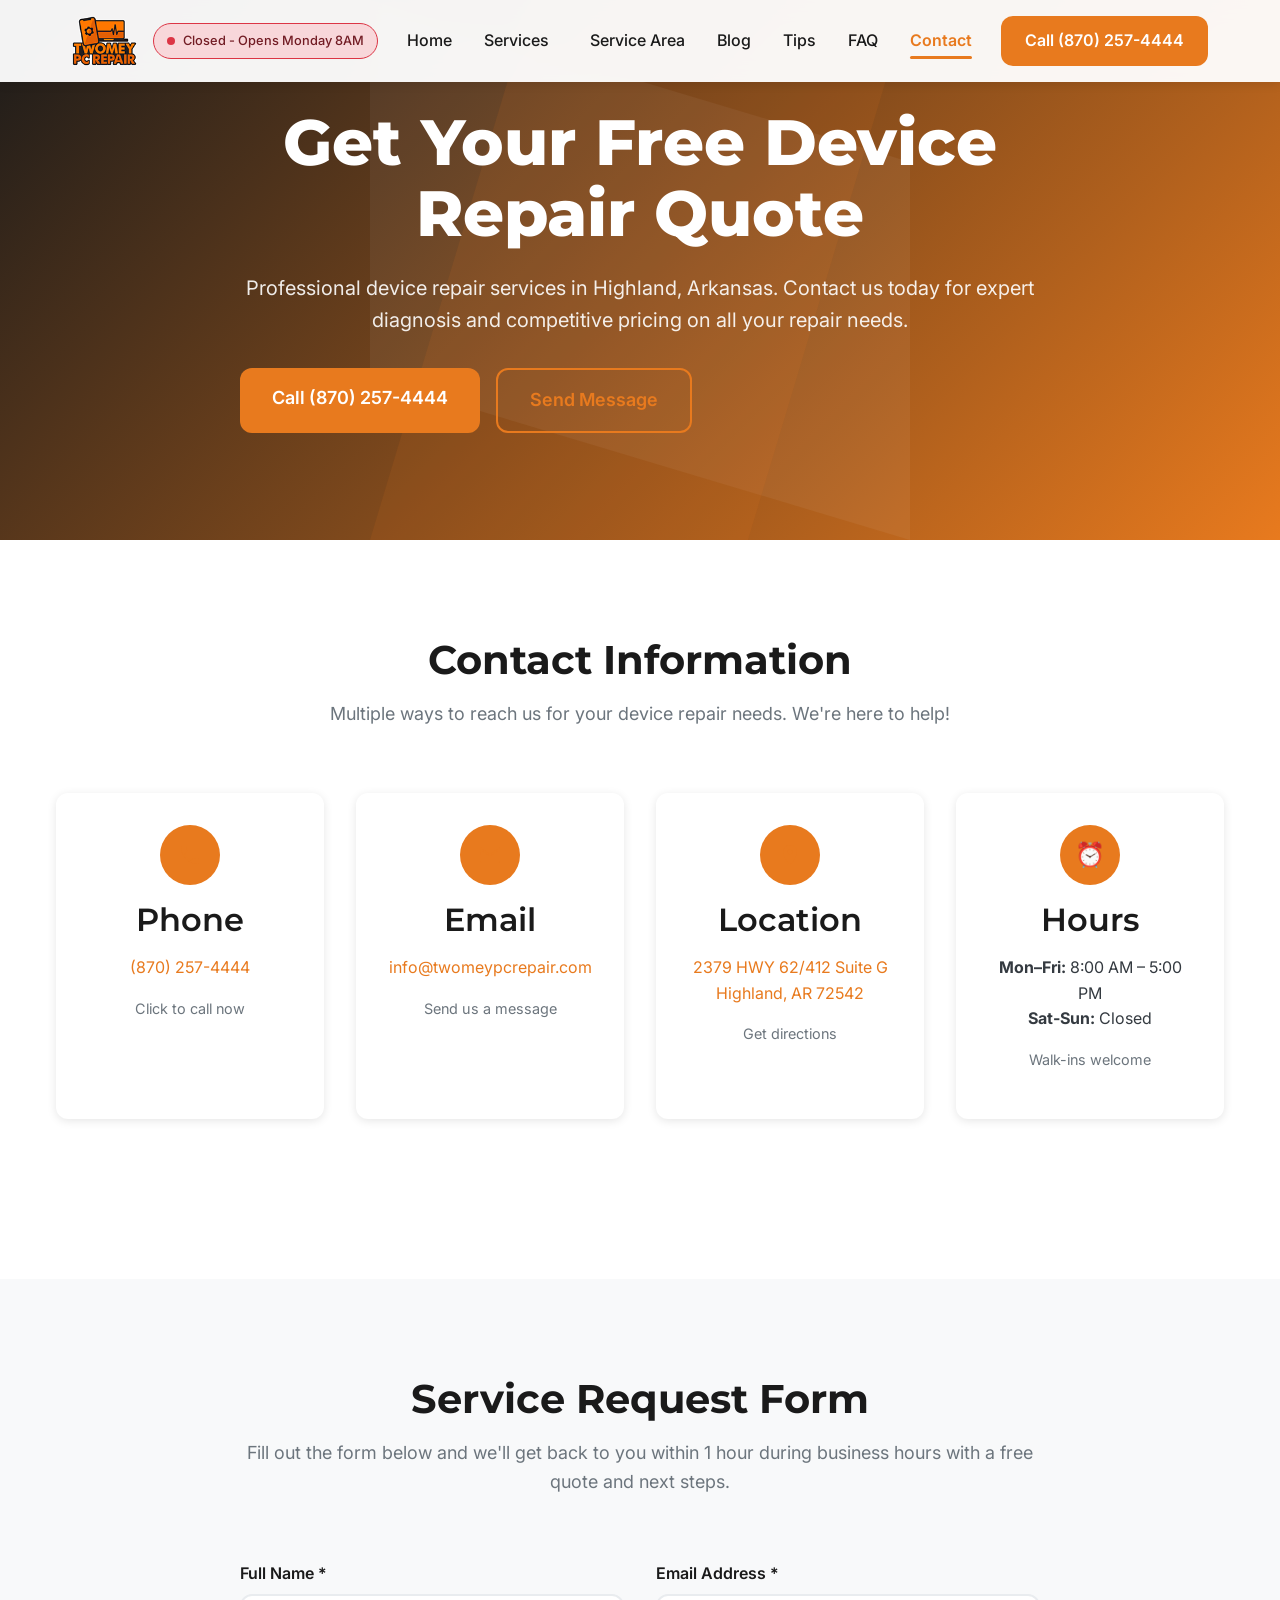
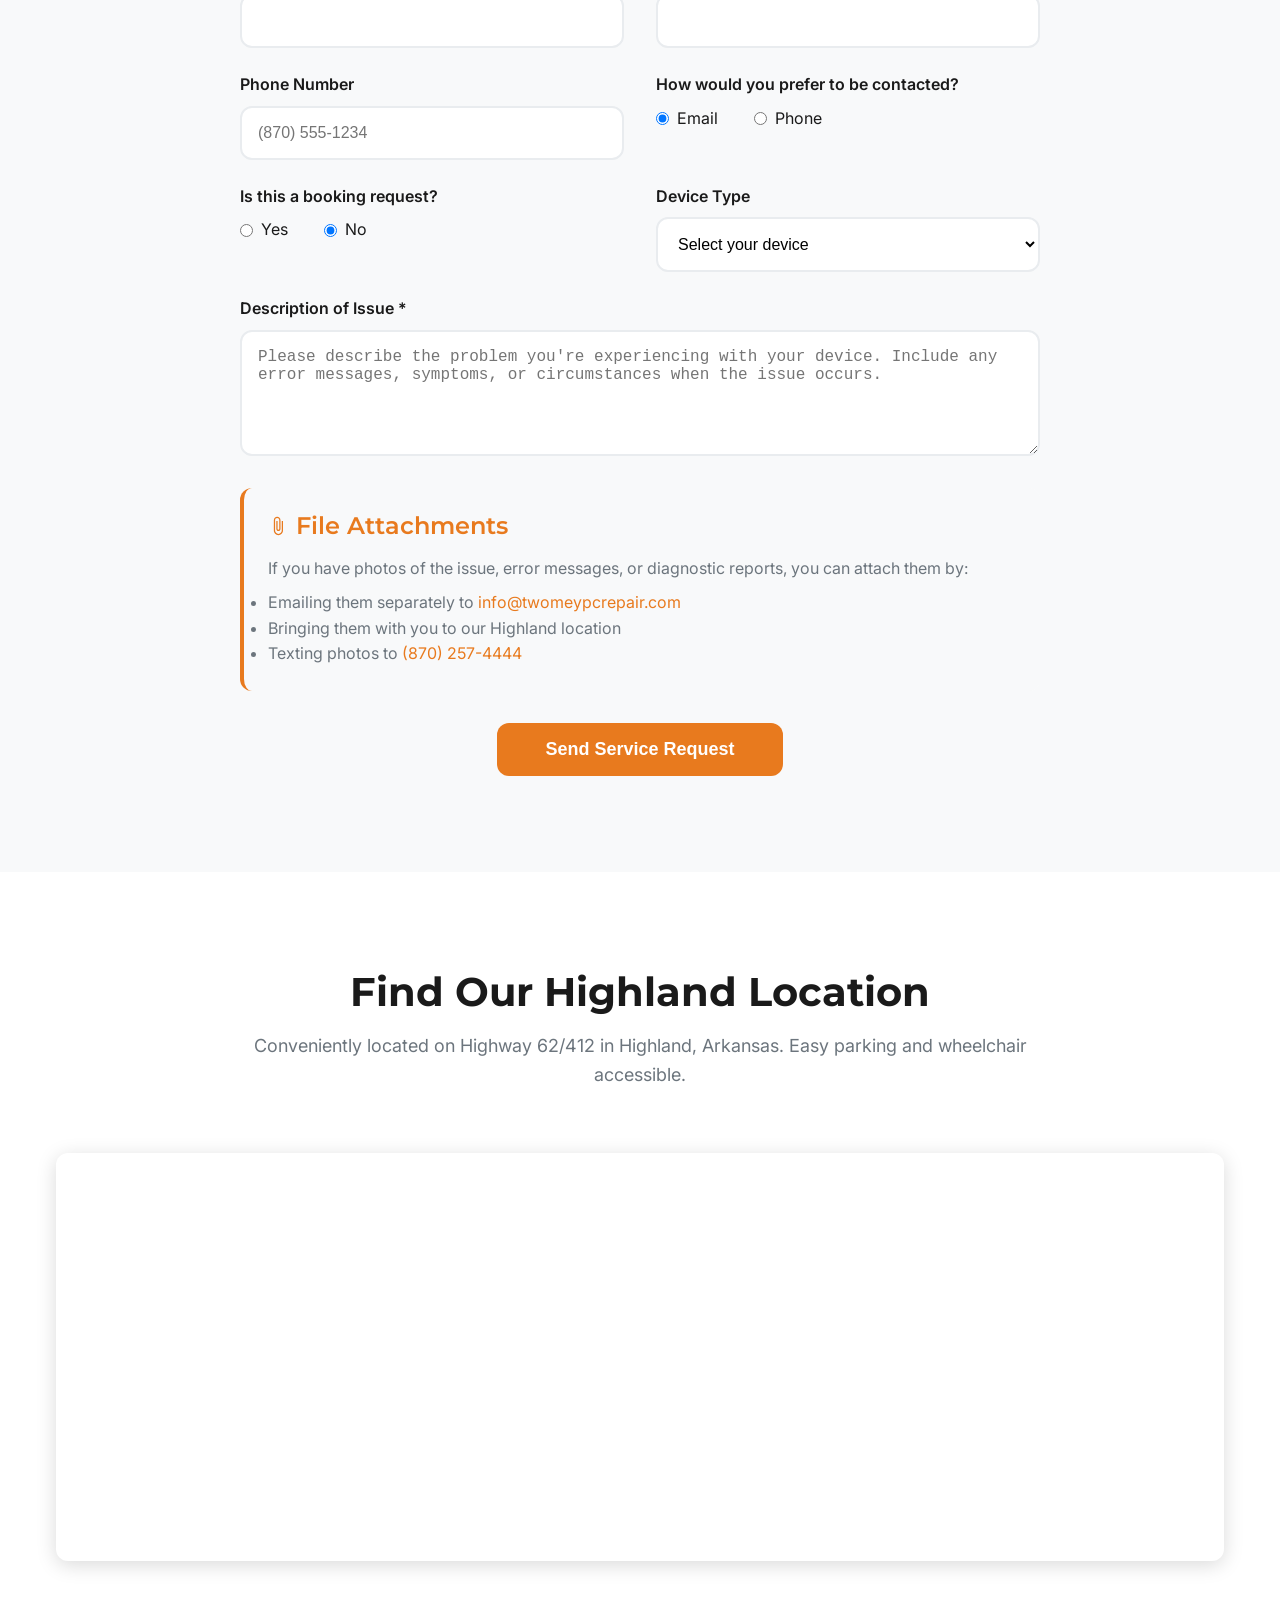
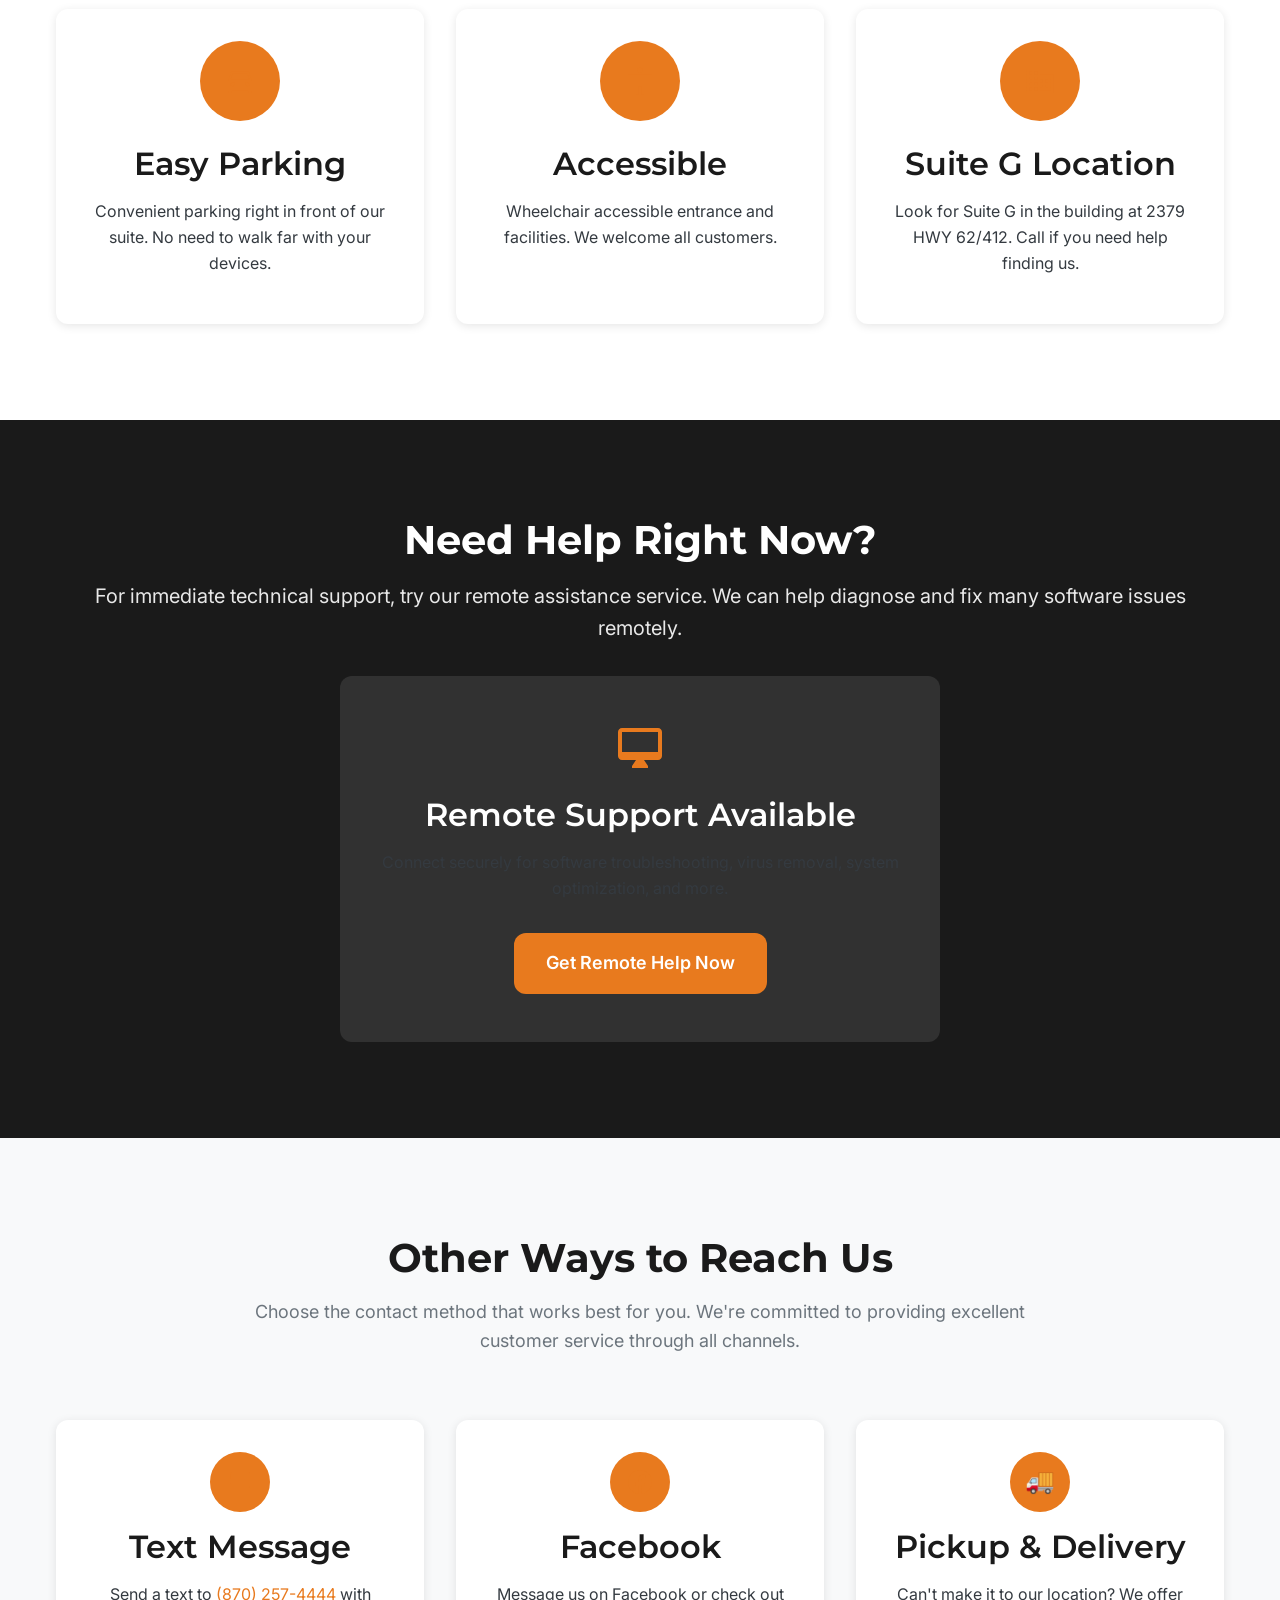
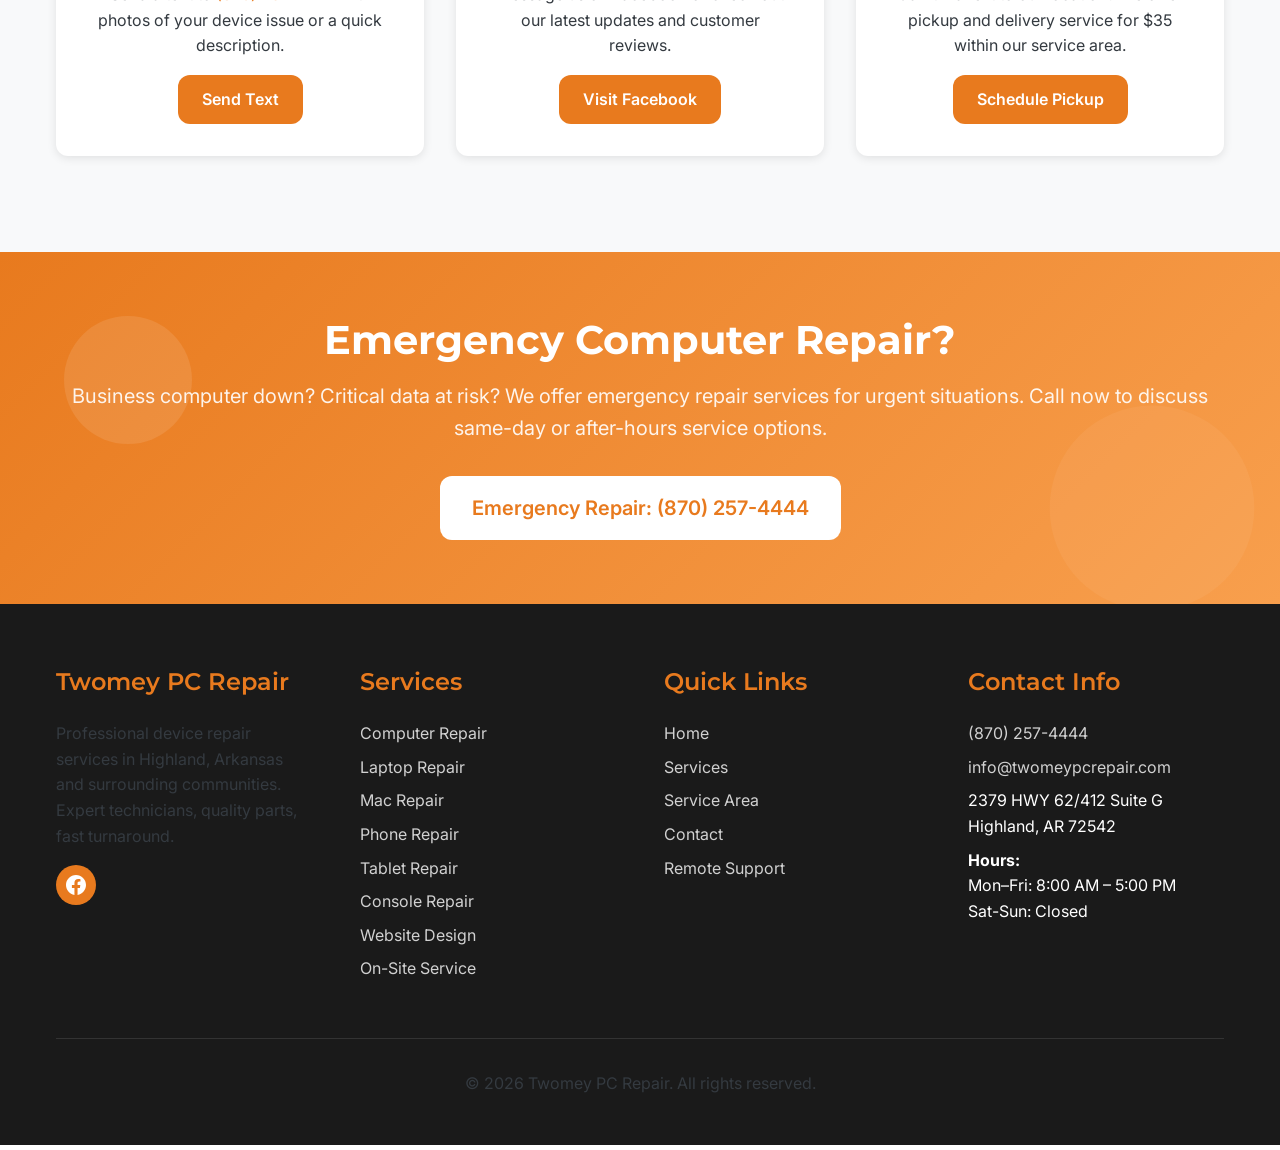
<file: contact.html>
<!DOCTYPE html>
<html lang="en">
<head>
    <meta charset="UTF-8">
    <meta name="viewport" content="width=device-width, initial-scale=1.0">
    <title>Contact Us | Twomey PC Repair Highland Arkansas | Device Repair Quote | (870) 257-4444</title>
    <meta name="description" content="Contact Twomey PC Repair in Highland, Arkansas. Get a free quote for computer repair, phone repair, tablet repair. Call (870) 257-4444 or visit our Highland location.">
    <meta name="keywords" content="contact Twomey PC Repair, computer repair quote Highland Arkansas, device repair estimate, Highland Arkansas computer repair">
    <meta name="author" content="Twomey PC Repair">
    <meta property="og:image" content="https://twomeypcrepair.com/assets/images/logo.png">
    <link rel="preconnect" href="https://fonts.googleapis.com">
    <link rel="preconnect" href="https://fonts.gstatic.com" crossorigin>
    <link href="https://fonts.googleapis.com/css2?family=Montserrat:wght@300;400;500;600;700;800&family=Inter:wght@300;400;500;600&display=swap" rel="stylesheet">
    <link rel="stylesheet" href="css/style.css">
    <link rel="icon" type="image/png" href="assets/images/logo.png">
</head>
<body>
    <!-- Header -->
    <header class="header">
        <div class="container">
            <div class="header-content">
                <div class="logo-section">
                    <img src="assets/images/logo.png" alt="Twomey PC Repair Logo" class="logo">
                    <div class="business-status-badge">
                        <span class="status-dot"></span>
                        <span class="status-text">Open Today 8AM-5PM</span>
                    </div>
                </div>
                
                <nav class="nav">
                    <a href="index.html">Home</a>
                    <div class="nav-dropdown">
                        <a href="services.html">Services</a>
                        <div class="nav-dropdown-menu">
                            <a href="services/computer-repair.html">Computer Repair</a>
                            <a href="services/laptop-repair.html">Laptop Repair</a>
                            <a href="services/mac-repair.html">Mac Repair</a>
                            <a href="services/phone-repair.html">Phone Repair</a>
                            <a href="services/tablet-repair.html">Tablet Repair</a>
                            <a href="services/game-console-repair.html">Game Console Repair</a>
                            <a href="services/website-design.html">Website Design</a>
                            <a href="services/onsite.html">On-Site Service</a>
                        </div>
                    </div>
                    <a href="service-area.html">Service Area</a>
                    <a href="blog.html">Blog</a>
                    <a href="tips.html">Tips</a>
                    <a href="faq.html">FAQ</a>
                    <a href="contact.html" class="active">Contact</a>
                </nav>
                
                <a href="tel:8702574444" class="cta-button">Call (870) 257-4444</a>
                
                <!-- Mobile Menu Toggle -->
                <button class="mobile-menu-toggle">
                    <span></span>
                    <span></span>
                    <span></span>
                </button>
            </div>
        </div>
        
        <!-- Mobile Menu -->
        <div class="mobile-menu">
            <ul class="mobile-nav">
                <li><a href="index.html">Home</a></li>
                <li>
                    <a href="services.html">Services</a>
                    <ul class="mobile-nav-submenu">
                        <li><a href="services/computer-repair.html">Computer Repair</a></li>
                        <li><a href="services/laptop-repair.html">Laptop Repair</a></li>
                        <li><a href="services/mac-repair.html">Mac Repair</a></li>
                        <li><a href="services/phone-repair.html">Phone Repair</a></li>
                        <li><a href="services/tablet-repair.html">Tablet Repair</a></li>
                        <li><a href="services/game-console-repair.html">Game Console Repair</a></li>
                        <li><a href="services/website-design.html">Website Design</a></li>
                        <li><a href="services/onsite.html">On-Site Service</a></li>
                    </ul>
                </li>
                <li><a href="service-area.html">Service Area</a></li>
                <li><a href="blog.html">Blog</a></li>
                <li><a href="tips.html">Tips</a></li>
                <li><a href="faq.html">FAQ</a></li>
                <li><a href="contact.html">Contact</a></li>
            </ul>
            <a href="tel:8702574444" class="mobile-cta-button">
                <svg width="20" height="20" viewBox="0 0 24 24" fill="currentColor"><path d="M6.62 10.79c1.44 2.83 3.76 5.14 6.59 6.59l2.2-2.2c.27-.27.67-.36 1.02-.24 1.12.37 2.33.57 3.57.57.55 0 1 .45 1 1V20c0 .55-.45 1-1 1-9.39 0-17-7.61-17-17 0-.55.45-1 1-1h3.5c.55 0 1 .45 1 1 0 1.25.2 2.45.57 3.57.11.35.03.74-.25 1.02l-2.2 2.2z"/></svg>
                Call (870) 257-4444
            </a>
        </div>
    </header>

    <!-- Page Hero -->
    <section class="hero" style="min-height: 60vh; background: linear-gradient(135deg, #1a1a1a 0%, #e87a1e 100%);">
        <div class="container">
            <div class="hero-content fade-in" style="max-width: 800px; text-align: center; margin: 0 auto;">
                <h1>Get Your Free Device Repair Quote</h1>
                <p>Professional device repair services in Highland, Arkansas. Contact us today for expert diagnosis and competitive pricing on all your repair needs.</p>
                <div class="hero-buttons">
                    <a href="tel:8702574444" class="cta-button">Call (870) 257-4444</a>
                    <a href="#contact-form" class="cta-button secondary">Send Message</a>
                </div>
            </div>
        </div>
    </section>

    <!-- Success Message (shown when form is submitted successfully) -->
    <div id="success-message" style="display: none; background: #28a745; color: white; padding: 1rem; text-align: center; margin-top: 80px;">
        <h3>Thank You for Your Service Request!</h3>
        <p>We've received your message and will get back to you within 1 hour during business hours. For immediate assistance, please call <a href="tel:8702574444" style="color: white; text-decoration: underline;">(870) 257-4444</a>.</p>
    </div>

    <!-- Contact Information Cards -->
    <section class="section">
        <div class="container">
            <div class="section-header fade-in">
                <h2>Contact Information</h2>
                <p>Multiple ways to reach us for your device repair needs. We're here to help!</p>
            </div>
            
            <div class="contact-cards fade-in">
                <div class="contact-card">
                    <div class="contact-card-icon">
                        <svg width="24" height="24" viewBox="0 0 24 24" fill="currentColor"><path d="M6.62 10.79c1.44 2.83 3.76 5.14 6.59 6.59l2.2-2.2c.27-.27.67-.36 1.02-.24 1.12.37 2.33.57 3.57.57.55 0 1 .45 1 1V20c0 .55-.45 1-1 1-9.39 0-17-7.61-17-17 0-.55.45-1 1-1h3.5c.55 0 1 .45 1 1 0 1.25.2 2.45.57 3.57.11.35.03.74-.25 1.02l-2.2 2.2z"/></svg>
                    </div>
                    <h3>Phone</h3>
                    <p><a href="tel:8702574444">(870) 257-4444</a></p>
                    <p style="color: #6c757d; font-size: 0.9rem;">Click to call now</p>
                </div>
                
                <div class="contact-card">
                    <div class="contact-card-icon">
                        <svg width="24" height="24" viewBox="0 0 24 24" fill="currentColor"><path d="M20 4H4c-1.1 0-1.99.9-1.99 2L2 18c0 1.1.9 2 2 2h16c1.1 0 2-.9 2-2V6c0-1.1-.9-2-2-2zm0 4l-8 5-8-5V6l8 5 8-5v2z"/></svg>
                    </div>
                    <h3>Email</h3>
                    <p><a href="mailto:info@twomeypcrepair.com">info@twomeypcrepair.com</a></p>
                    <p style="color: #6c757d; font-size: 0.9rem;">Send us a message</p>
                </div>
                
                <div class="contact-card">
                    <div class="contact-card-icon">
                        <svg width="24" height="24" viewBox="0 0 24 24" fill="currentColor"><path d="M12 2C8.13 2 5 5.13 5 9c0 5.25 7 13 7 13s7-7.75 7-13c0-3.87-3.13-7-7-7zm0 9.5c-1.38 0-2.5-1.12-2.5-2.5s1.12-2.5 2.5-2.5 2.5 1.12 2.5 2.5-1.12 2.5-2.5 2.5z"/></svg>
                    </div>
                    <h3>Location</h3>
                    <p><a href="https://www.google.com/maps/place/2379+HWY+62%2F412+Suite+G,+Highland,+AR+72542" target="_blank">2379 HWY 62/412 Suite G<br>Highland, AR 72542</a></p>
                    <p style="color: #6c757d; font-size: 0.9rem;">Get directions</p>
                </div>
                
                <div class="contact-card">
                    <div class="contact-card-icon">⏰</div>
                    <h3>Hours</h3>
                    <p><strong>Mon–Fri:</strong> 8:00 AM – 5:00 PM<br><strong>Sat-Sun:</strong> Closed</p>
                    <p style="color: #6c757d; font-size: 0.9rem;">Walk-ins welcome</p>
                </div>
            </div>
        </div>
    </section>

    <!-- Service Request Form -->
    <section class="section section-light" id="contact-form">
        <div class="container">
            <div class="section-header fade-in">
                <h2>Service Request Form</h2>
                <p>Fill out the form below and we'll get back to you within 1 hour during business hours with a free quote and next steps.</p>
            </div>
            
            <div style="max-width: 800px; margin: 0 auto;">
                <form action="https://formsubmit.co/info@twomeypcrepair.com" method="POST" class="fade-in">
                    <input type="hidden" name="_subject" value="New Service Request">
                    <input type="hidden" name="_captcha" value="true">
                    <input type="hidden" name="_next" value="https://twomeypcrepair.com/contact.html?success=1">
                    
                    <div class="grid grid-2">
                        <div class="form-group">
                            <label for="name">Full Name *</label>
                            <input type="text" id="name" name="name" class="form-control" required>
                        </div>
                        
                        <div class="form-group">
                            <label for="email">Email Address *</label>
                            <input type="email" id="email" name="email" class="form-control" required>
                        </div>
                    </div>
                    
                    <div class="grid grid-2">
                        <div class="form-group">
                            <label for="phone">Phone Number</label>
                            <input type="tel" id="phone" name="phone" class="form-control" placeholder="(870) 555-1234">
                        </div>
                        
                        <div class="form-group">
                            <label for="contact_method">How would you prefer to be contacted?</label>
                            <div style="margin-top: 0.5rem;">
                                <label style="display: inline-flex; align-items: center; margin-right: 2rem; font-weight: normal;">
                                    <input type="radio" name="contact_method" value="Email" style="margin-right: 0.5rem;" checked> Email
                                </label>
                                <label style="display: inline-flex; align-items: center; font-weight: normal;">
                                    <input type="radio" name="contact_method" value="Phone" style="margin-right: 0.5rem;"> Phone
                                </label>
                            </div>
                        </div>
                    </div>
                    
                    <div class="grid grid-2">
                        <div class="form-group">
                            <label for="booking_request">Is this a booking request?</label>
                            <div style="margin-top: 0.5rem;">
                                <label style="display: inline-flex; align-items: center; margin-right: 2rem; font-weight: normal;">
                                    <input type="radio" name="booking_request" value="Yes" style="margin-right: 0.5rem;"> Yes
                                </label>
                                <label style="display: inline-flex; align-items: center; font-weight: normal;">
                                    <input type="radio" name="booking_request" value="No" style="margin-right: 0.5rem;" checked> No
                                </label>
                            </div>
                        </div>
                        
                        <div class="form-group">
                            <label for="device_type">Device Type</label>
                            <select id="device_type" name="device_type" class="form-control">
                                <option value="">Select your device</option>
                                <option value="Computer">Computer</option>
                                <option value="Laptop">Laptop</option>
                                <option value="Mac">Mac</option>
                                <option value="Server">Server</option>
                                <option value="Chromebook">Chromebook</option>
                                <option value="iPhone">iPhone</option>
                                <option value="iPad">iPad</option>
                                <option value="Smart Watch">Smart Watch</option>
                                <option value="Android Phone">Android Phone</option>
                                <option value="Android Tablet">Android Tablet</option>
                                <option value="Xbox">Xbox</option>
                                <option value="PlayStation">PlayStation</option>
                                <option value="Nintendo">Nintendo</option>
                                <option value="Camera">Camera</option>
                                <option value="Printer">Printer</option>
                                <option value="Other">Other</option>
                            </select>
                        </div>
                    </div>
                    
                    <div class="form-group">
                        <label for="issue_description">Description of Issue *</label>
                        <textarea id="issue_description" name="issue_description" class="form-control" rows="5" placeholder="Please describe the problem you're experiencing with your device. Include any error messages, symptoms, or circumstances when the issue occurs." required></textarea>
                    </div>
                    
                    <div class="form-group">
                        <div style="background: #f8f9fa; padding: 1.5rem; border-radius: 12px; border-left: 4px solid #e87a1e;">
                            <h4 style="margin-bottom: 1rem; color: #e87a1e; display: flex; align-items: center; gap: 0.5rem;">
                                <svg width="20" height="20" viewBox="0 0 24 24" fill="currentColor"><path d="M16.5 6v11.5c0 2.21-1.79 4-4 4s-4-1.79-4-4V5c0-1.38 1.12-2.5 2.5-2.5s2.5 1.12 2.5 2.5v10.5c0 .55-.45 1-1 1s-1-.45-1-1V6H10v9.5c0 1.38 1.12 2.5 2.5 2.5s2.5-1.12 2.5-2.5V5c0-2.21-1.79-4-4-4S7 2.79 7 5v12.5c0 3.04 2.46 5.5 5.5 5.5s5.5-2.46 5.5-5.5V6h-1.5z"/></svg>
                                File Attachments
                            </h4>
                            <p style="margin-bottom: 0.5rem; color: #6c757d;">If you have photos of the issue, error messages, or diagnostic reports, you can attach them by:</p>
                            <ul style="margin-bottom: 0; color: #6c757d;">
                                <li>Emailing them separately to <a href="mailto:info@twomeypcrepair.com">info@twomeypcrepair.com</a></li>
                                <li>Bringing them with you to our Highland location</li>
                                <li>Texting photos to <a href="sms:8702574444">(870) 257-4444</a></li>
                            </ul>
                        </div>
                    </div>
                    
                    <div style="text-align: center; margin-top: 2rem;">
                        <button type="submit" class="cta-button" style="font-size: 1.125rem; padding: 1rem 3rem;">Send Service Request</button>
                    </div>
                </form>
            </div>
        </div>
    </section>

    <!-- Google Maps -->
    <section class="section">
        <div class="container">
            <div class="section-header fade-in">
                <h2>Find Our Highland Location</h2>
                <p>Conveniently located on Highway 62/412 in Highland, Arkansas. Easy parking and wheelchair accessible.</p>
            </div>
            
            <div class="map-container fade-in">
                <iframe 
                    src="https://www.google.com/maps/embed?pb=!1m18!1m12!1m3!1d3275.8!2d-91.5144611!3d36.2703182!2m3!1f0!2f0!3f0!3m2!1i1024!2i768!4f13.1!3m3!1m2!1s0x87d1158b9417beff%3A0xbb50991f658fca08!2sTwomey%20PC%20Repair!5e0!3m2!1sen!2sus"
                    width="100%" 
                    height="500" 
                    style="border:0;" 
                    allowfullscreen="" 
                    loading="lazy" 
                    referrerpolicy="no-referrer-when-downgrade">
                </iframe>
            </div>
            
            <div class="grid grid-3 fade-in" style="margin-top: 3rem;">
                <div class="feature-card">
                    <div class="feature-icon">
                        <svg width="32" height="32" viewBox="0 0 24 24" fill="currentColor"><path d="M18.92 6.01C18.72 5.42 18.16 5 17.5 5h-11c-.66 0-1.21.42-1.42 1.01L3 12v8c0 .55.45 1 1 1h1c.55 0 1-.45 1-1v-1h12v1c0 .55.45 1 1 1h1c.55 0 1-.45 1-1v-8l-2.08-5.99zM6.5 16c-.83 0-1.5-.67-1.5-1.5S5.67 13 6.5 13s1.5.67 1.5 1.5S7.33 16 6.5 16zm11 0c-.83 0-1.5-.67-1.5-1.5s.67-1.5 1.5-1.5 1.5.67 1.5 1.5-.67 1.5-1.5 1.5zM5 11l1.5-4.5h11L19 11H5z"/></svg>
                    </div>
                    <h3>Easy Parking</h3>
                    <p>Convenient parking right in front of our suite. No need to walk far with your devices.</p>
                </div>
                
                <div class="feature-card">
                    <div class="feature-icon">
                        <svg width="32" height="32" viewBox="0 0 24 24" fill="currentColor"><path d="M12 2c1.1 0 2 .9 2 2s-.9 2-2 2-2-.9-2-2 .9-2 2-2zm9 7h-6v13h-2v-6h-2v6H9V9H3V7h18v2z"/></svg>
                    </div>
                    <h3>Accessible</h3>
                    <p>Wheelchair accessible entrance and facilities. We welcome all customers.</p>
                </div>
                
                <div class="feature-card">
                    <div class="feature-icon">
                        <svg width="32" height="32" viewBox="0 0 24 24" fill="currentColor"><path d="M12 7V3H2v18h20V7H12zM6 19H4v-2h2v2zm0-4H4v-2h2v2zm0-4H4V9h2v2zm0-4H4V5h2v2zm4 12H8v-2h2v2zm0-4H8v-2h2v2zm0-4H8V9h2v2zm0-4H8V5h2v2zm10 12h-8v-2h2v-2h-2v-2h2v-2h-2V9h8v10zm-2-8h-2v2h2v-2zm0 4h-2v2h2v-2z"/></svg>
                    </div>
                    <h3>Suite G Location</h3>
                    <p>Look for Suite G in the building at 2379 HWY 62/412. Call if you need help finding us.</p>
                </div>
            </div>
        </div>
    </section>

    <!-- Remote Support CTA -->
    <section class="section section-dark">
        <div class="container">
            <div style="text-align: center;">
                <div class="fade-in">
                    <h2>Need Help Right Now?</h2>
                    <p style="font-size: 1.25rem; margin-bottom: 2rem; color: rgba(255,255,255,0.9);">For immediate technical support, try our remote assistance service. We can help diagnose and fix many software issues remotely.</p>
                    
                    <div style="background: rgba(255,255,255,0.1); padding: 3rem 2rem; border-radius: 12px; max-width: 600px; margin: 0 auto;">
                        <div style="margin-bottom: 1rem;">
                            <svg width="48" height="48" viewBox="0 0 24 24" fill="currentColor" style="color: var(--primary-orange);"><path d="M21 2H3c-1.1 0-2 .9-2 2v12c0 1.1.9 2 2 2h7l-2 3v1h8v-1l-2-3h7c1.1 0 2-.9 2-2V4c0-1.1-.9-2-2-2zm0 12H3V4h18v10z"/></svg>
                        </div>
                        <h3>Remote Support Available</h3>
                        <p style="margin-bottom: 2rem;">Connect securely for software troubleshooting, virus removal, system optimization, and more.</p>
                        <a href="https://remote.twomey.tech/customer" target="_blank" class="cta-button" style="font-size: 1.125rem; padding: 1rem 2rem;">Get Remote Help Now</a>
                    </div>
                </div>
            </div>
        </div>
    </section>

    <!-- Additional Contact Methods -->
    <section class="section section-light">
        <div class="container">
            <div class="section-header fade-in">
                <h2>Other Ways to Reach Us</h2>
                <p>Choose the contact method that works best for you. We're committed to providing excellent customer service through all channels.</p>
            </div>
            
            <div class="grid grid-3 fade-in">
                <div class="contact-card">
                    <div class="contact-card-icon">
                        <svg width="24" height="24" viewBox="0 0 24 24" fill="currentColor"><path d="M20 2H4c-1.1 0-1.99.9-1.99 2L2 22l4-4h14c1.1 0 2-.9 2-2V4c0-1.1-.9-2-2-2zM6 9h12v2H6V9zm8 5H6v-2h8v2zm4-6H6V6h12v2z"/></svg>
                    </div>
                    <h3>Text Message</h3>
                    <p>Send a text to <a href="sms:8702574444">(870) 257-4444</a> with photos of your device issue or a quick description.</p>
                    <a href="sms:8702574444" class="cta-button">Send Text</a>
                </div>
                
                <div class="contact-card">
                    <div class="contact-card-icon">
                        <svg width="24" height="24" viewBox="0 0 24 24" fill="currentColor"><path d="M24 12.073c0-6.627-5.373-12-12-12s-12 5.373-12 12c0 5.99 4.388 10.954 10.125 11.854v-8.385H7.078v-3.47h3.047V9.43c0-3.007 1.792-4.669 4.533-4.669 1.312 0 2.686.235 2.686.235v2.953H15.83c-1.491 0-1.956.925-1.956 1.874v2.25h3.328l-.532 3.47h-2.796v8.385C19.612 23.027 24 18.062 24 12.073z"/></svg>
                    </div>
                    <h3>Facebook</h3>
                    <p>Message us on Facebook or check out our latest updates and customer reviews.</p>
                    <a href="https://www.facebook.com/TwomeyPCRepair" target="_blank" class="cta-button">Visit Facebook</a>
                </div>
                
                <div class="contact-card">
                    <div class="contact-card-icon">🚚</div>
                    <h3>Pickup & Delivery</h3>
                    <p>Can't make it to our location? We offer pickup and delivery service for $35 within our service area.</p>
                    <a href="tel:8702574444" class="cta-button">Schedule Pickup</a>
                </div>
            </div>
        </div>
    </section>

    <!-- Emergency Service -->
    <section class="lead-banner">
        <div class="container">
            <div class="lead-banner-content fade-in">
                <h2>Emergency Computer Repair?</h2>
                <p>Business computer down? Critical data at risk? We offer emergency repair services for urgent situations. Call now to discuss same-day or after-hours service options.</p>
                <div style="display: flex; gap: 1rem; justify-content: center; flex-wrap: wrap; margin-top: 2rem;">
                    <a href="tel:8702574444" class="cta-button" style="background: white; color: #e87a1e; font-size: 1.25rem; padding: 1rem 2rem;">Emergency Repair: (870) 257-4444</a>
                </div>
            </div>
        </div>
    </section>

    <!-- Footer -->
    <footer class="footer">
        <div class="container">
            <div class="footer-content">
                <div class="footer-section">
                    <h4>Twomey PC Repair</h4>
                    <p>Professional device repair services in Highland, Arkansas and surrounding communities. Expert technicians, quality parts, fast turnaround.</p>
                    <div class="social-links">
                        <a href="https://www.facebook.com/TwomeyPCRepair" target="_blank" class="social-link">
                            <svg width="20" height="20" viewBox="0 0 24 24" fill="currentColor"><path d="M24 12.073c0-6.627-5.373-12-12-12s-12 5.373-12 12c0 5.99 4.388 10.954 10.125 11.854v-8.385H7.078v-3.47h3.047V9.43c0-3.007 1.792-4.669 4.533-4.669 1.312 0 2.686.235 2.686.235v2.953H15.83c-1.491 0-1.956.925-1.956 1.874v2.25h3.328l-.532 3.47h-2.796v8.385C19.612 23.027 24 18.062 24 12.073z"/></svg>
                        </a>
                    </div>
                </div>
                
                <div class="footer-section">
                    <h4>Services</h4>
                    <ul>
                        <li><a href="services.html#computer-repair">Computer Repair</a></li>
                        <li><a href="services.html#laptop-repair">Laptop Repair</a></li>
                        <li><a href="services.html#mac-repair">Mac Repair</a></li>
                        <li><a href="services.html#phone-repair">Phone Repair</a></li>
                        <li><a href="services.html#tablet-repair">Tablet Repair</a></li>
                        <li><a href="services.html#console-repair">Console Repair</a></li>
                        <li><a href="services.html#website-design">Website Design</a></li>
                        <li><a href="services.html#onsite-service">On-Site Service</a></li>
                    </ul>
                </div>
                
                <div class="footer-section">
                    <h4>Quick Links</h4>
                    <ul>
                        <li><a href="index.html">Home</a></li>
                        <li><a href="services.html">Services</a></li>
                        <li><a href="service-area.html">Service Area</a></li>
                        <li><a href="contact.html">Contact</a></li>
                        <li><a href="https://remote.twomey.tech/customer" target="_blank">Remote Support</a></li>
                    </ul>
                </div>
                
                <div class="footer-section">
                    <h4>Contact Info</h4>
                    <ul>
                        <li><a href="tel:8702574444">(870) 257-4444</a></li>
                        <li><a href="mailto:info@twomeypcrepair.com">info@twomeypcrepair.com</a></li>
                        <li>2379 HWY 62/412 Suite G<br>Highland, AR 72542</li>
                        <li><strong>Hours:</strong><br>Mon–Fri: 8:00 AM – 5:00 PM<br>Sat-Sun: Closed</li>
                    </ul>
                </div>
            </div>
            
            <div class="footer-bottom">
                <p>&copy; <span class="copyright-year">2024</span> Twomey PC Repair. All rights reserved.</p>
            </div>
        </div>
    </footer>

    <!-- Floating Call Button (Mobile) -->
    <a href="tel:8702574444" class="floating-call">
        <svg width="28" height="28" viewBox="0 0 24 24" fill="currentColor"><path d="M6.62 10.79c1.44 2.83 3.76 5.14 6.59 6.59l2.2-2.2c.27-.27.67-.36 1.02-.24 1.12.37 2.33.57 3.57.57.55 0 1 .45 1 1V20c0 .55-.45 1-1 1-9.39 0-17-7.61-17-17 0-.55.45-1 1-1h3.5c.55 0 1 .45 1 1 0 1.25.2 2.45.57 3.57.11.35.03.74-.25 1.02l-2.2 2.2z"/></svg>
    </a>

    <!-- JavaScript -->
    <script src="js/main.js"></script>
    
    <script>
        // Show success message if form was submitted
        if (window.location.search.includes('success=1')) {
            document.getElementById('success-message').style.display = 'block';
            
            // Scroll to success message
            setTimeout(() => {
                document.getElementById('success-message').scrollIntoView({ 
                    behavior: 'smooth',
                    block: 'center'
                });
            }, 100);
        }
    </script>
</body>
</html>
</file>
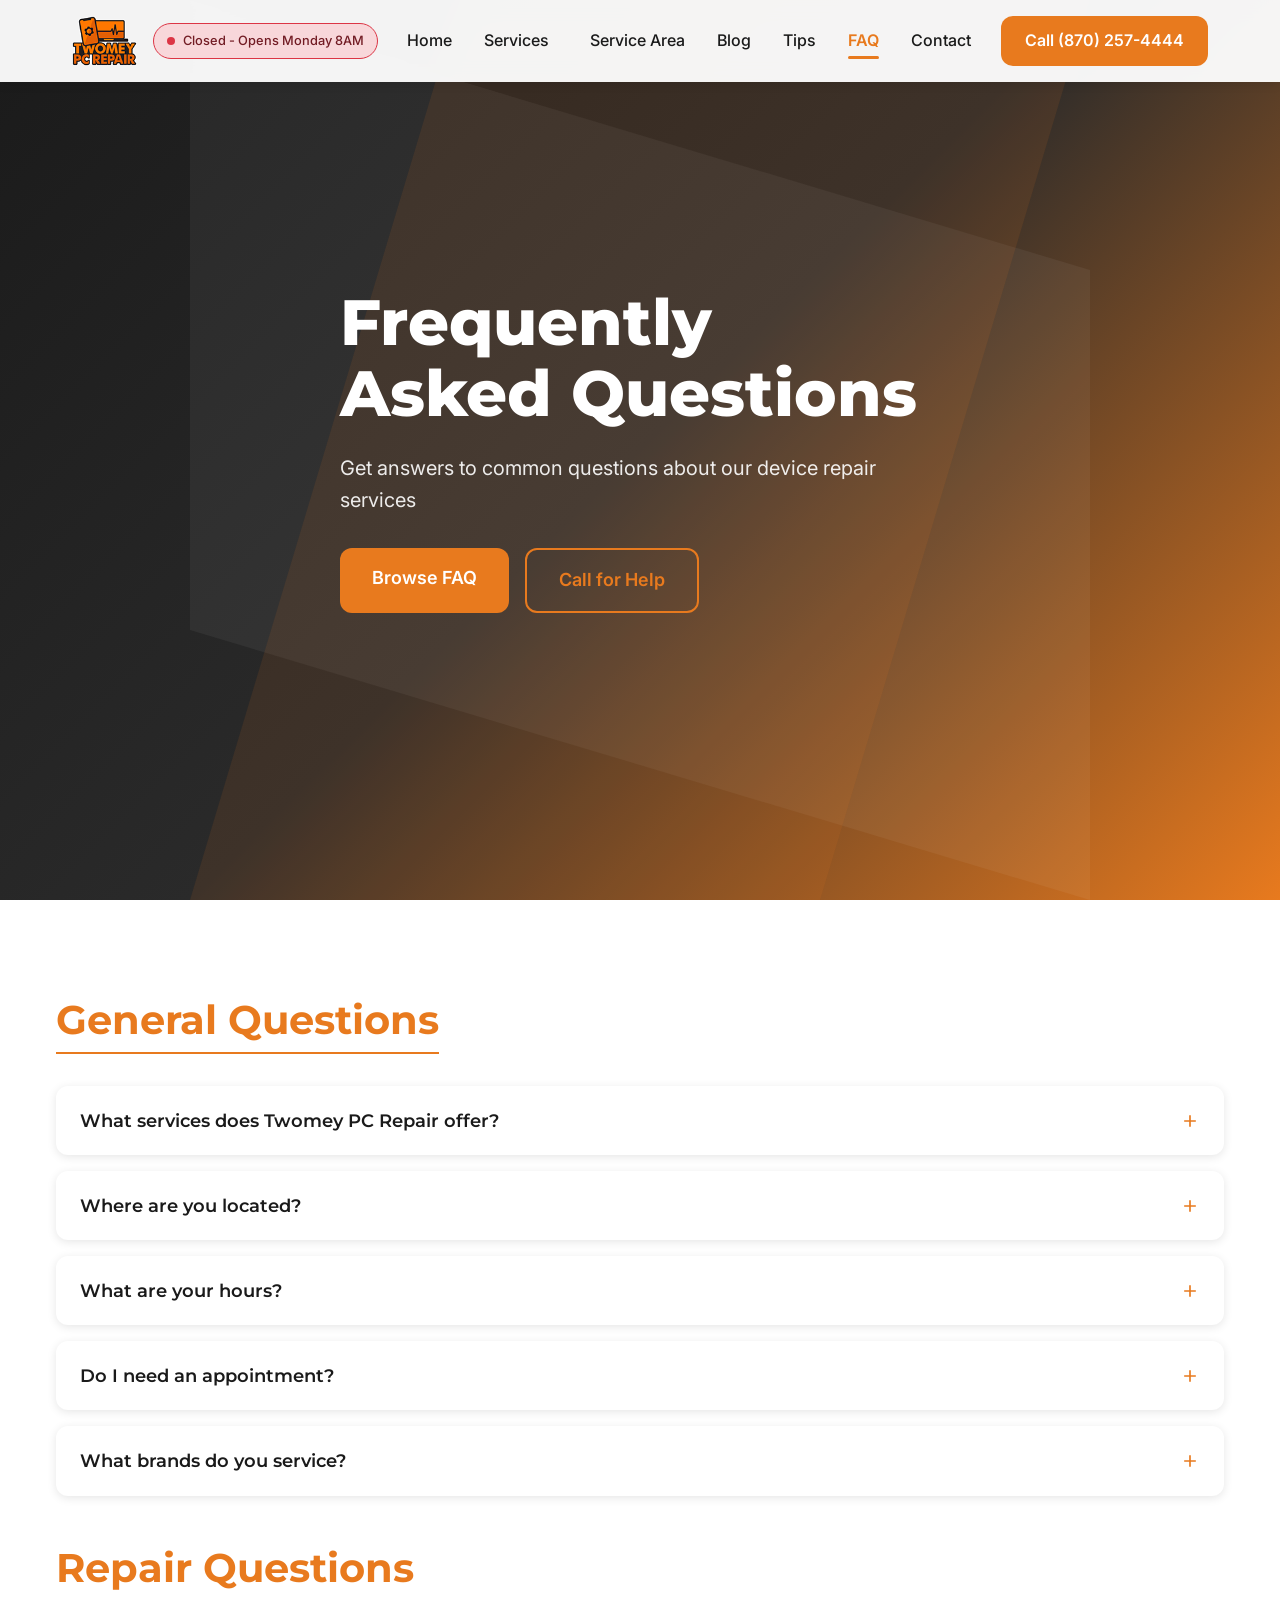
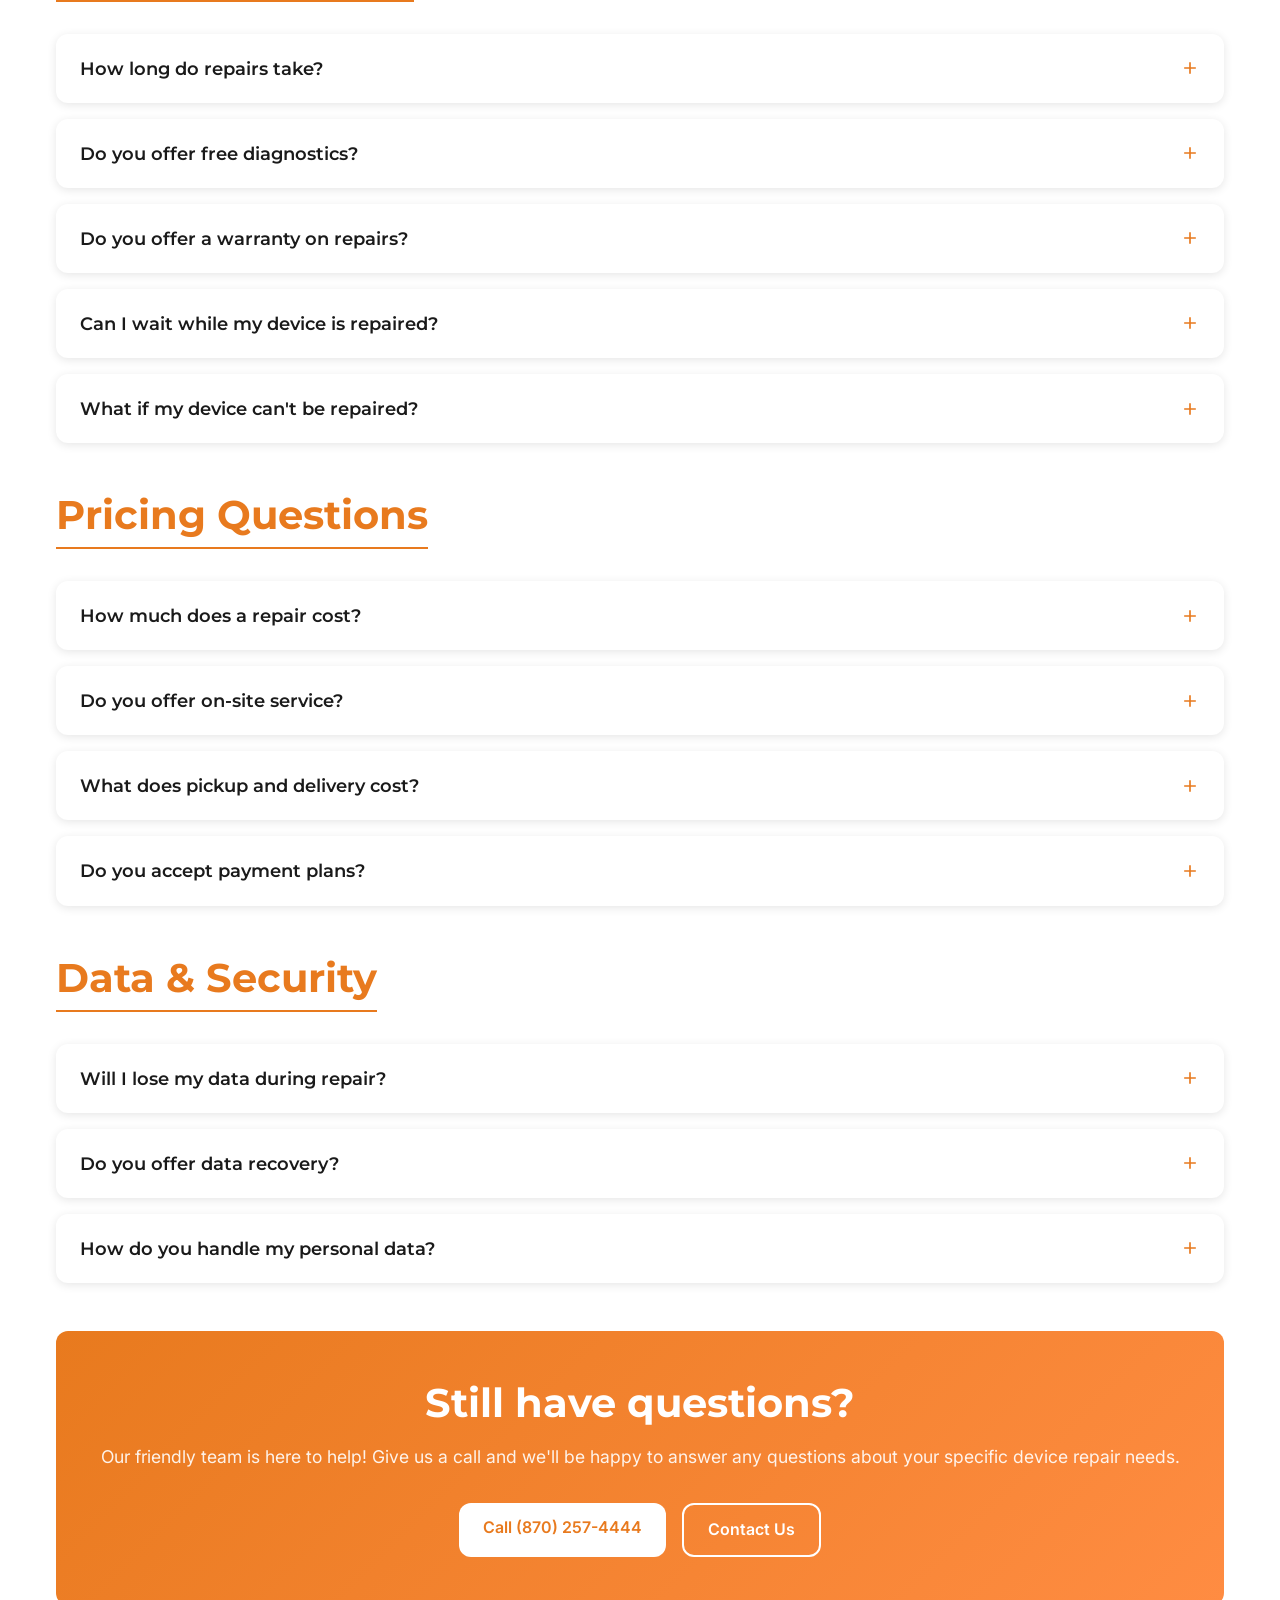
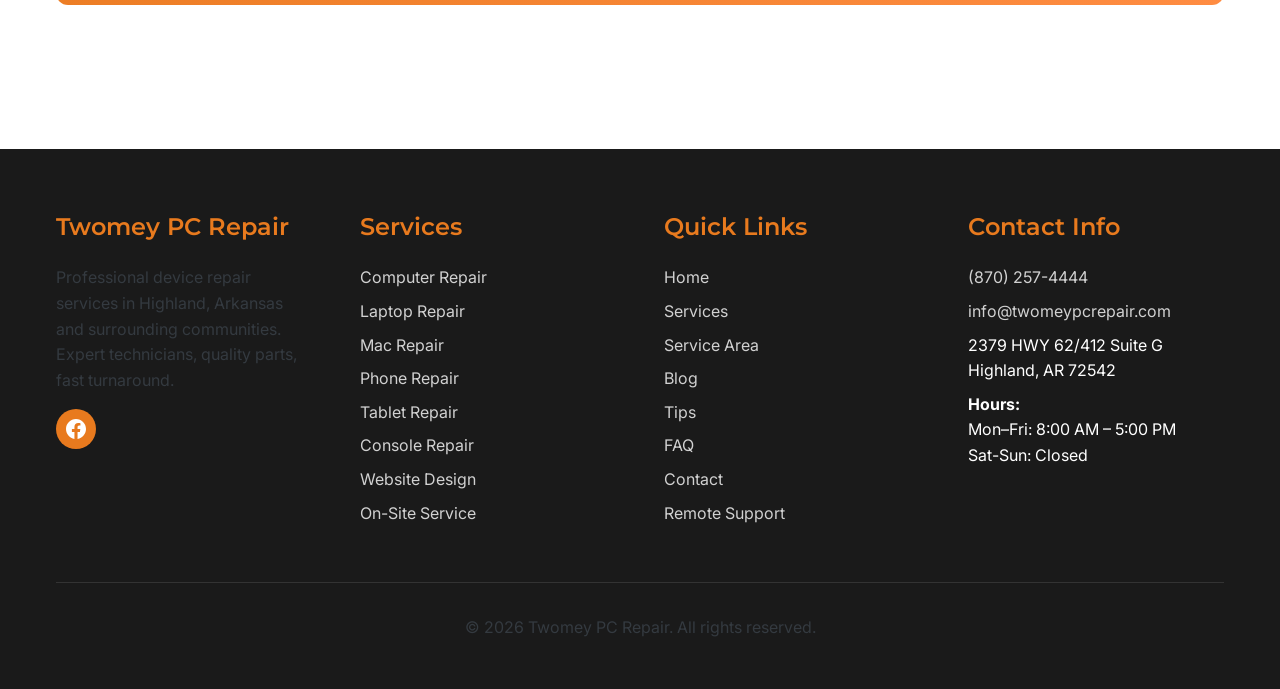
<file: faq.html>
<!DOCTYPE html>
<html lang="en">
<head>
    <meta charset="UTF-8">
    <meta name="viewport" content="width=device-width, initial-scale=1.0">
    <title>FAQ - Frequently Asked Questions | Twomey PC Repair Highland Arkansas</title>
    <meta name="description" content="Get answers to frequently asked questions about device repair services at Twomey PC Repair in Highland, Arkansas. Free diagnostics, warranty info, pricing, and more.">
    <meta name="keywords" content="device repair FAQ, computer repair questions Highland Arkansas, phone repair warranty, repair pricing Highland Arkansas">
    <meta name="author" content="Twomey PC Repair">
    <meta property="og:title" content="FAQ - Frequently Asked Questions | Twomey PC Repair Highland Arkansas">
    <meta property="og:description" content="Get answers to frequently asked questions about device repair services. Free diagnostics, warranty info, pricing, and more.">
    <meta property="og:type" content="website">
    <meta property="og:url" content="https://twomeypcrepair.com/faq.html">
    <meta property="og:image" content="https://twomeypcrepair.com/assets/images/logo.png">
    <link rel="preconnect" href="https://fonts.googleapis.com">
    <link rel="preconnect" href="https://fonts.gstatic.com" crossorigin>
    <link href="https://fonts.googleapis.com/css2?family=Montserrat:wght@300;400;500;600;700;800&family=Inter:wght@300;400;500;600&display=swap" rel="stylesheet">
    <link rel="stylesheet" href="css/style.css">
    <link rel="icon" type="image/png" href="assets/images/logo.png">
</head>
<body>
    <!-- Header -->
    <header class="header">
        <div class="container">
            <div class="header-content">
                <div class="logo-section">
                    <img src="assets/images/logo.png" alt="Twomey PC Repair Logo" class="logo">
                    <div class="business-status-badge">
                        <span class="status-dot"></span>
                        <span class="status-text">Open Today 8AM-5PM</span>
                    </div>
                </div>
                
                <nav class="nav">
                    <a href="index.html">Home</a>
                    <div class="nav-dropdown">
                        <a href="services.html">Services</a>
                        <div class="nav-dropdown-menu">
                            <a href="services/computer-repair.html">Computer Repair</a>
                            <a href="services/laptop-repair.html">Laptop Repair</a>
                            <a href="services/mac-repair.html">Mac Repair</a>
                            <a href="services/phone-repair.html">Phone Repair</a>
                            <a href="services/tablet-repair.html">Tablet Repair</a>
                            <a href="services/game-console-repair.html">Game Console Repair</a>
                            <a href="services/website-design.html">Website Design</a>
                            <a href="services/onsite.html">On-Site Service</a>
                        </div>
                    </div>
                    <a href="service-area.html">Service Area</a>
                    <a href="blog.html">Blog</a>
                    <a href="tips.html">Tips</a>
                    <a href="faq.html" class="active">FAQ</a>
                    <a href="contact.html">Contact</a>
                </nav>
                
                <a href="tel:8702574444" class="cta-button">Call (870) 257-4444</a>
                
                <!-- Mobile Menu Toggle -->
                <button class="mobile-menu-toggle">
                    <span></span>
                    <span></span>
                    <span></span>
                </button>
            </div>
        </div>
        
        <!-- Mobile Menu -->
        <div class="mobile-menu">
            <ul class="mobile-nav">
                <li><a href="index.html">Home</a></li>
                <li>
                    <a href="services.html">Services</a>
                    <ul class="mobile-nav-submenu">
                        <li><a href="services/computer-repair.html">Computer Repair</a></li>
                        <li><a href="services/laptop-repair.html">Laptop Repair</a></li>
                        <li><a href="services/mac-repair.html">Mac Repair</a></li>
                        <li><a href="services/phone-repair.html">Phone Repair</a></li>
                        <li><a href="services/tablet-repair.html">Tablet Repair</a></li>
                        <li><a href="services/game-console-repair.html">Game Console Repair</a></li>
                        <li><a href="services/website-design.html">Website Design</a></li>
                        <li><a href="services/onsite.html">On-Site Service</a></li>
                    </ul>
                </li>
                <li><a href="service-area.html">Service Area</a></li>
                <li><a href="blog.html">Blog</a></li>
                <li><a href="tips.html">Tips</a></li>
                <li><a href="faq.html">FAQ</a></li>
                <li><a href="contact.html">Contact</a></li>
            </ul>
            <a href="tel:8702574444" class="mobile-cta-button">
                <svg width="20" height="20" viewBox="0 0 24 24" fill="currentColor"><path d="M6.62 10.79c1.44 2.83 3.76 5.14 6.59 6.59l2.2-2.2c.27-.27.67-.36 1.02-.24 1.12.37 2.33.57 3.57.57.55 0 1 .45 1 1V20c0 .55-.45 1-1 1-9.39 0-17-7.61-17-17 0-.55.45-1 1-1h3.5c.55 0 1 .45 1 1 0 1.25.2 2.45.57 3.57.11.35.03.74-.25 1.02l-2.2 2.2z"/></svg>
                Call (870) 257-4444
            </a>
        </div>
    </header>

    <!-- Hero Section -->
    <section class="hero">
        <div class="container">
            <div class="hero-content fade-in">
                <h1>Frequently Asked Questions</h1>
                <p>Get answers to common questions about our device repair services</p>
                <div class="hero-buttons">
                    <a href="#general-questions" class="cta-button">Browse FAQ</a>
                    <a href="tel:8702574444" class="cta-button secondary">Call for Help</a>
                </div>
            </div>
        </div>
    </section>

    <!-- FAQ Content -->
    <section class="section">
        <div class="container">
            <div id="general-questions" class="faq-section fade-in">
                <h2>General Questions</h2>
                
                <div class="faq-item">
                    <div class="faq-question">
                        <h3>What services does Twomey PC Repair offer?</h3>
                        <svg width="20" height="20" viewBox="0 0 24 24" fill="currentColor"><path d="M19 13h-6v6h-2v-6H5v-2h6V5h2v6h6v2z"/></svg>
                    </div>
                    <div class="faq-answer">
                        <p>We offer comprehensive device repair services including computer repair, laptop repair, Mac repair, phone repair, tablet repair, and game console repair. We also provide website design services and on-site technical support for homes and businesses.</p>
                    </div>
                </div>

                <div class="faq-item">
                    <div class="faq-question">
                        <h3>Where are you located?</h3>
                        <svg width="20" height="20" viewBox="0 0 24 24" fill="currentColor"><path d="M19 13h-6v6h-2v-6H5v-2h6V5h2v6h6v2z"/></svg>
                    </div>
                    <div class="faq-answer">
                        <p>We're located at 2379 HWY 62/412 Suite G, Highland, AR 72542. We're easy to find right on the main highway, with convenient parking available.</p>
                    </div>
                </div>

                <div class="faq-item">
                    <div class="faq-question">
                        <h3>What are your hours?</h3>
                        <svg width="20" height="20" viewBox="0 0 24 24" fill="currentColor"><path d="M19 13h-6v6h-2v-6H5v-2h6V5h2v6h6v2z"/></svg>
                    </div>
                    <div class="faq-answer">
                        <p>We're open Monday through Friday from 8:00 AM to 5:00 PM. We're closed on weekends, but you can always call and leave a message for emergency repairs.</p>
                    </div>
                </div>

                <div class="faq-item">
                    <div class="faq-question">
                        <h3>Do I need an appointment?</h3>
                        <svg width="20" height="20" viewBox="0 0 24 24" fill="currentColor"><path d="M19 13h-6v6h-2v-6H5v-2h6V5h2v6h6v2z"/></svg>
                    </div>
                    <div class="faq-answer">
                        <p>Walk-ins are welcome! However, we recommend calling ahead to schedule an appointment for faster service. This ensures we can give your device the attention it deserves without waiting.</p>
                    </div>
                </div>

                <div class="faq-item">
                    <div class="faq-question">
                        <h3>What brands do you service?</h3>
                        <svg width="20" height="20" viewBox="0 0 24 24" fill="currentColor"><path d="M19 13h-6v6h-2v-6H5v-2h6V5h2v6h6v2z"/></svg>
                    </div>
                    <div class="faq-answer">
                        <p>We service all major brands including Dell, HP, Lenovo, ASUS, Acer, Apple, Samsung, Microsoft, Sony, Nintendo, Xbox, PlayStation, and more. If it's electronic and broken, we can probably fix it!</p>
                    </div>
                </div>
            </div>

            <div class="faq-section fade-in">
                <h2>Repair Questions</h2>
                
                <div class="faq-item">
                    <div class="faq-question">
                        <h3>How long do repairs take?</h3>
                        <svg width="20" height="20" viewBox="0 0 24 24" fill="currentColor"><path d="M19 13h-6v6h-2v-6H5v-2h6V5h2v6h6v2z"/></svg>
                    </div>
                    <div class="faq-answer">
                        <p>Most repairs are completed within 24 hours. Screen replacements are often completed the same day. More complex issues like motherboard repairs or data recovery may take 1-3 days, depending on parts availability and the complexity of the problem.</p>
                    </div>
                </div>

                <div class="faq-item">
                    <div class="faq-question">
                        <h3>Do you offer free diagnostics?</h3>
                        <svg width="20" height="20" viewBox="0 0 24 24" fill="currentColor"><path d="M19 13h-6v6h-2v-6H5v-2h6V5h2v6h6v2z"/></svg>
                    </div>
                    <div class="faq-answer">
                        <p>Yes! All diagnostics are completely free with no obligation. We'll thoroughly test your device, identify the problem, and provide you with a detailed estimate before any work begins.</p>
                    </div>
                </div>

                <div class="faq-item">
                    <div class="faq-question">
                        <h3>Do you offer a warranty on repairs?</h3>
                        <svg width="20" height="20" viewBox="0 0 24 24" fill="currentColor"><path d="M19 13h-6v6h-2v-6H5v-2h6V5h2v6h6v2z"/></svg>
                    </div>
                    <div class="faq-answer">
                        <p>Absolutely! All repairs come with warranty coverage on both parts and labor. The warranty period varies depending on the type of repair, and we'll provide you with specific warranty details when you pick up your device.</p>
                    </div>
                </div>

                <div class="faq-item">
                    <div class="faq-question">
                        <h3>Can I wait while my device is repaired?</h3>
                        <svg width="20" height="20" viewBox="0 0 24 24" fill="currentColor"><path d="M19 13h-6v6h-2v-6H5v-2h6V5h2v6h6v2z"/></svg>
                    </div>
                    <div class="faq-answer">
                        <p>For quick repairs like screen replacements and battery swaps, you're welcome to wait. For longer repairs that require extensive diagnosis or parts ordering, we'll call you as soon as your device is ready for pickup.</p>
                    </div>
                </div>

                <div class="faq-item">
                    <div class="faq-question">
                        <h3>What if my device can't be repaired?</h3>
                        <svg width="20" height="20" viewBox="0 0 24 24" fill="currentColor"><path d="M19 13h-6v6h-2v-6H5v-2h6V5h2v6h6v2z"/></svg>
                    </div>
                    <div class="faq-answer">
                        <p>We provide an honest assessment of every device. If repair isn't cost-effective or technically feasible, we'll discuss replacement options with you. Since our diagnostics are free, you won't pay anything if we can't fix your device.</p>
                    </div>
                </div>
            </div>

            <div class="faq-section fade-in">
                <h2>Pricing Questions</h2>
                
                <div class="faq-item">
                    <div class="faq-question">
                        <h3>How much does a repair cost?</h3>
                        <svg width="20" height="20" viewBox="0 0 24 24" fill="currentColor"><path d="M19 13h-6v6h-2v-6H5v-2h6V5h2v6h6v2z"/></svg>
                    </div>
                    <div class="faq-answer">
                        <p>Repair costs vary by device and issue. We provide free estimates after diagnosis with transparent, upfront pricing - no hidden fees. Our goal is to offer competitive rates while using quality parts and providing excellent service.</p>
                    </div>
                </div>

                <div class="faq-item">
                    <div class="faq-question">
                        <h3>Do you offer on-site service?</h3>
                        <svg width="20" height="20" viewBox="0 0 24 24" fill="currentColor"><path d="M19 13h-6v6h-2v-6H5v-2h6V5h2v6h6v2z"/></svg>
                    </div>
                    <div class="faq-answer">
                        <p>Yes! We offer on-site service at $75/hour for local areas (Highland, Cherokee Village, Hardy, Ash Flat) and $85/hour for extended areas within our 50-mile service radius. Perfect for network setup, multiple computers, or when you can't bring the device in.</p>
                    </div>
                </div>

                <div class="faq-item">
                    <div class="faq-question">
                        <h3>What does pickup and delivery cost?</h3>
                        <svg width="20" height="20" viewBox="0 0 24 24" fill="currentColor"><path d="M19 13h-6v6h-2v-6H5v-2h6V5h2v6h6v2z"/></svg>
                    </div>
                    <div class="faq-answer">
                        <p>We offer pickup and delivery service for a flat fee of $35 within our service area. This is perfect if you can't make it to our shop due to transportation issues or time constraints.</p>
                    </div>
                </div>

                <div class="faq-item">
                    <div class="faq-question">
                        <h3>Do you accept payment plans?</h3>
                        <svg width="20" height="20" viewBox="0 0 24 24" fill="currentColor"><path d="M19 13h-6v6h-2v-6H5v-2h6V5h2v6h6v2z"/></svg>
                    </div>
                    <div class="faq-answer">
                        <p>For larger repairs, we're happy to discuss payment options. Please contact us to discuss arrangements that work for your budget. We want to help get your device fixed without creating financial stress.</p>
                    </div>
                </div>
            </div>

            <div class="faq-section fade-in">
                <h2>Data & Security</h2>
                
                <div class="faq-item">
                    <div class="faq-question">
                        <h3>Will I lose my data during repair?</h3>
                        <svg width="20" height="20" viewBox="0 0 24 24" fill="currentColor"><path d="M19 13h-6v6h-2v-6H5v-2h6V5h2v6h6v2z"/></svg>
                    </div>
                    <div class="faq-answer">
                        <p>We take every precaution to preserve your data during repairs. However, we always recommend backing up important files before bringing in your device. We also offer backup services to ensure your data is safe before we begin any work.</p>
                    </div>
                </div>

                <div class="faq-item">
                    <div class="faq-question">
                        <h3>Do you offer data recovery?</h3>
                        <svg width="20" height="20" viewBox="0 0 24 24" fill="currentColor"><path d="M19 13h-6v6h-2v-6H5v-2h6V5h2v6h6v2z"/></svg>
                    </div>
                    <div class="faq-answer">
                        <p>Yes, we can recover data from damaged or corrupted drives in many cases. Data recovery success depends on the type and extent of damage, but our technicians have specialized tools and experience to maximize recovery chances.</p>
                    </div>
                </div>

                <div class="faq-item">
                    <div class="faq-question">
                        <h3>How do you handle my personal data?</h3>
                        <svg width="20" height="20" viewBox="0 0 24 24" fill="currentColor"><path d="M19 13h-6v6h-2v-6H5v-2h6V5h2v6h6v2z"/></svg>
                    </div>
                    <div class="faq-answer">
                        <p>Your privacy is our priority. We never access personal files beyond what's necessary for the repair. Our technicians are trained in data privacy best practices, and we take security seriously to protect your personal information.</p>
                    </div>
                </div>
            </div>

            <!-- Still Have Questions CTA -->
            <div class="section-cta fade-in">
                <div class="cta-content">
                    <h2>Still have questions?</h2>
                    <p>Our friendly team is here to help! Give us a call and we'll be happy to answer any questions about your specific device repair needs.</p>
                    <div class="cta-buttons">
                        <a href="tel:8702574444" class="cta-button">Call (870) 257-4444</a>
                        <a href="contact.html" class="cta-button secondary">Contact Us</a>
                    </div>
                </div>
            </div>
        </div>
    </section>

    <!-- Footer -->
    <footer class="footer">
        <div class="container">
            <div class="footer-content">
                <div class="footer-section">
                    <h4>Twomey PC Repair</h4>
                    <p>Professional device repair services in Highland, Arkansas and surrounding communities. Expert technicians, quality parts, fast turnaround.</p>
                    <div class="social-links">
                        <a href="https://www.facebook.com/TwomeyPCRepair" target="_blank" class="social-link">
                            <svg width="20" height="20" viewBox="0 0 24 24" fill="currentColor"><path d="M24 12.073c0-6.627-5.373-12-12-12s-12 5.373-12 12c0 5.99 4.388 10.954 10.125 11.854v-8.385H7.078v-3.47h3.047V9.43c0-3.007 1.792-4.669 4.533-4.669 1.312 0 2.686.235 2.686.235v2.953H15.83c-1.491 0-1.956.925-1.956 1.874v2.25h3.328l-.532 3.47h-2.796v8.385C19.612 23.027 24 18.062 24 12.073z"/></svg>
                        </a>
                    </div>
                </div>
                
                <div class="footer-section">
                    <h4>Services</h4>
                    <ul>
                        <li><a href="services/computer-repair.html">Computer Repair</a></li>
                        <li><a href="services/laptop-repair.html">Laptop Repair</a></li>
                        <li><a href="services/mac-repair.html">Mac Repair</a></li>
                        <li><a href="services/phone-repair.html">Phone Repair</a></li>
                        <li><a href="services/tablet-repair.html">Tablet Repair</a></li>
                        <li><a href="services/game-console-repair.html">Console Repair</a></li>
                        <li><a href="services/website-design.html">Website Design</a></li>
                        <li><a href="services/onsite.html">On-Site Service</a></li>
                    </ul>
                </div>
                
                <div class="footer-section">
                    <h4>Quick Links</h4>
                    <ul>
                        <li><a href="index.html">Home</a></li>
                        <li><a href="services.html">Services</a></li>
                        <li><a href="service-area.html">Service Area</a></li>
                        <li><a href="blog.html">Blog</a></li>
                        <li><a href="tips.html">Tips</a></li>
                        <li><a href="faq.html">FAQ</a></li>
                        <li><a href="contact.html">Contact</a></li>
                        <li><a href="https://remote.twomey.tech/customer" target="_blank">Remote Support</a></li>
                    </ul>
                </div>
                
                <div class="footer-section">
                    <h4>Contact Info</h4>
                    <ul>
                        <li><a href="tel:8702574444">(870) 257-4444</a></li>
                        <li><a href="mailto:info@twomeypcrepair.com">info@twomeypcrepair.com</a></li>
                        <li>2379 HWY 62/412 Suite G<br>Highland, AR 72542</li>
                        <li><strong>Hours:</strong><br>Mon–Fri: 8:00 AM – 5:00 PM<br>Sat-Sun: Closed</li>
                    </ul>
                </div>
            </div>
            
            <div class="footer-bottom">
                <p>&copy; <span class="copyright-year">2024</span> Twomey PC Repair. All rights reserved.</p>
            </div>
        </div>
    </footer>

    <!-- Floating Call Button (Mobile) -->
    <a href="tel:8702574444" class="floating-call">
        <svg width="28" height="28" viewBox="0 0 24 24" fill="currentColor"><path d="M6.62 10.79c1.44 2.83 3.76 5.14 6.59 6.59l2.2-2.2c.27-.27.67-.36 1.02-.24 1.12.37 2.33.57 3.57.57.55 0 1 .45 1 1V20c0 .55-.45 1-1 1-9.39 0-17-7.61-17-17 0-.55.45-1 1-1h3.5c.55 0 1 .45 1 1 0 1.25.2 2.45.57 3.57.11.35.03.74-.25 1.02l-2.2 2.2z"/></svg>
    </a>

    <!-- Back to Top Button -->
    <button class="back-to-top" id="backToTop">
        <svg width="20" height="20" viewBox="0 0 24 24" fill="currentColor"><path d="M7.41 15.41L12 10.83l4.59 4.58L18 14l-6-6-6 6z"/></svg>
    </button>

    <!-- JavaScript -->
    <script src="js/main.js"></script>
</body>
</html>
</file>
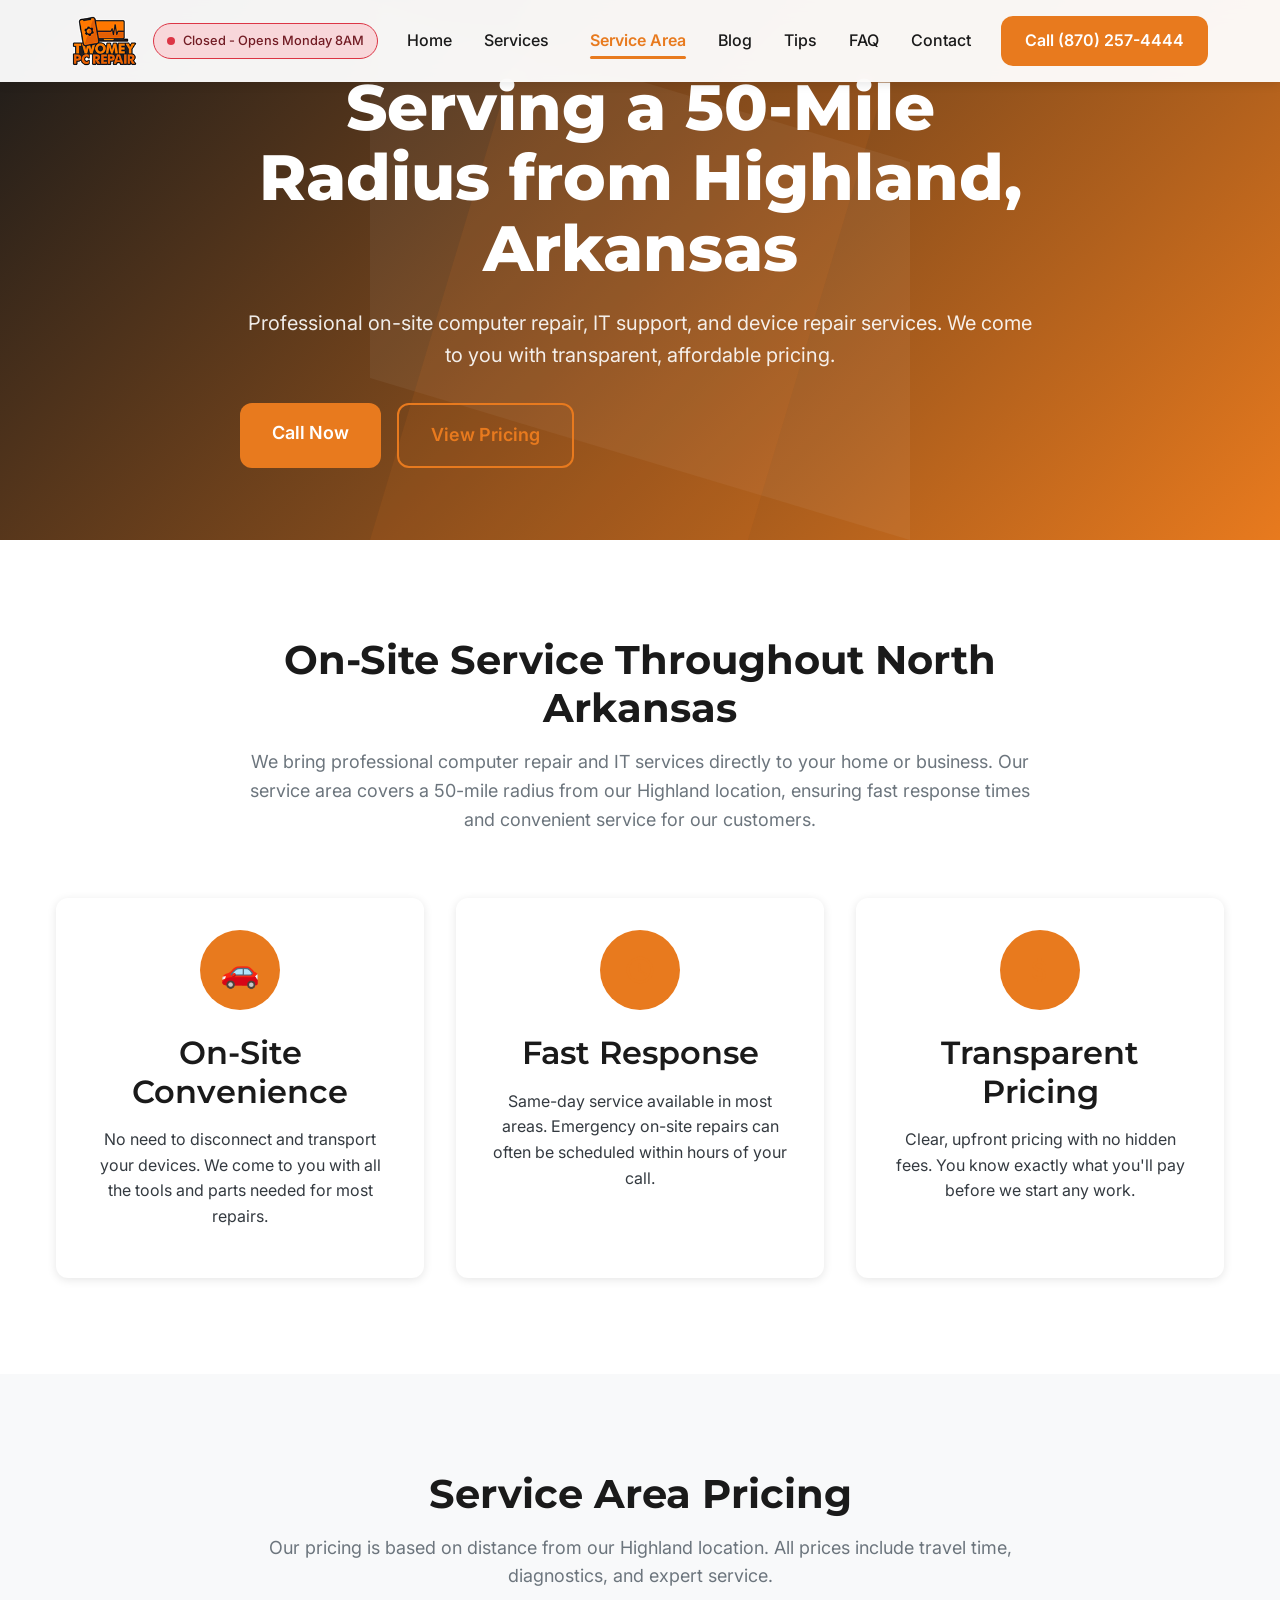
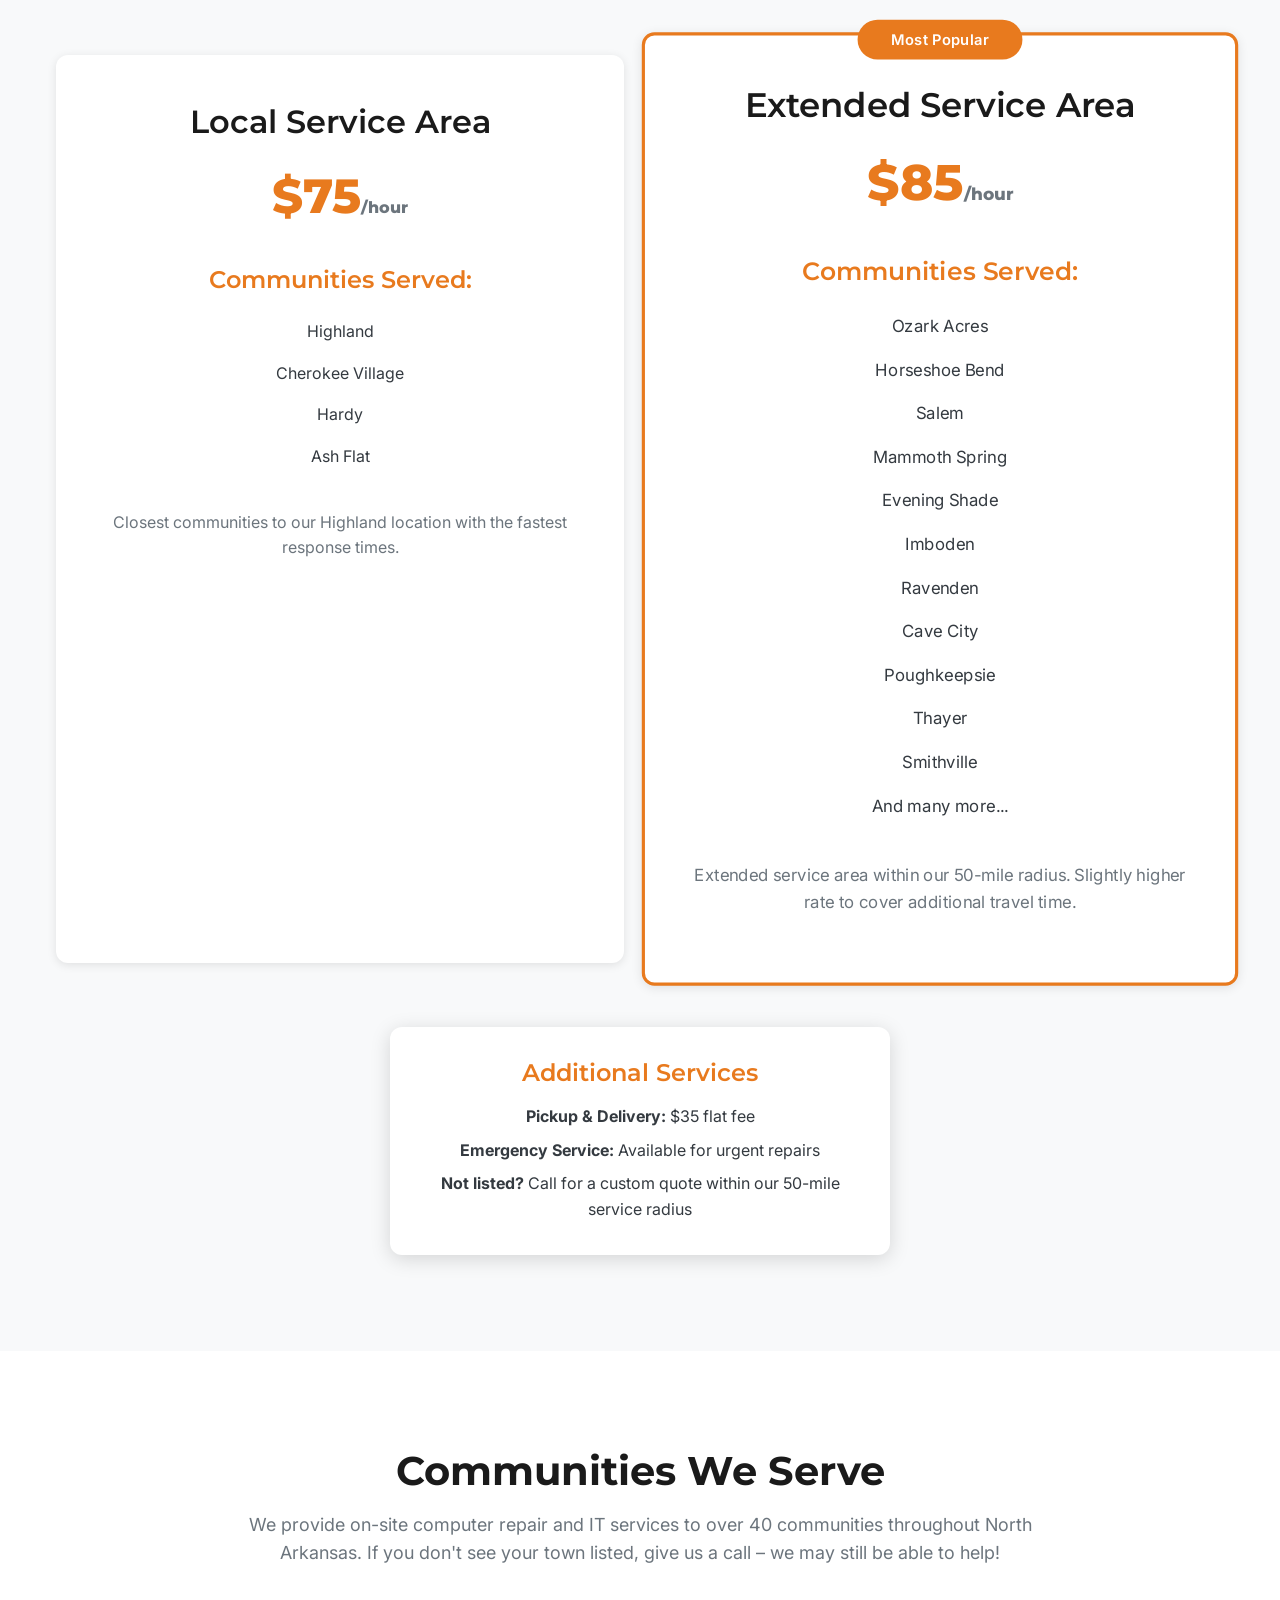
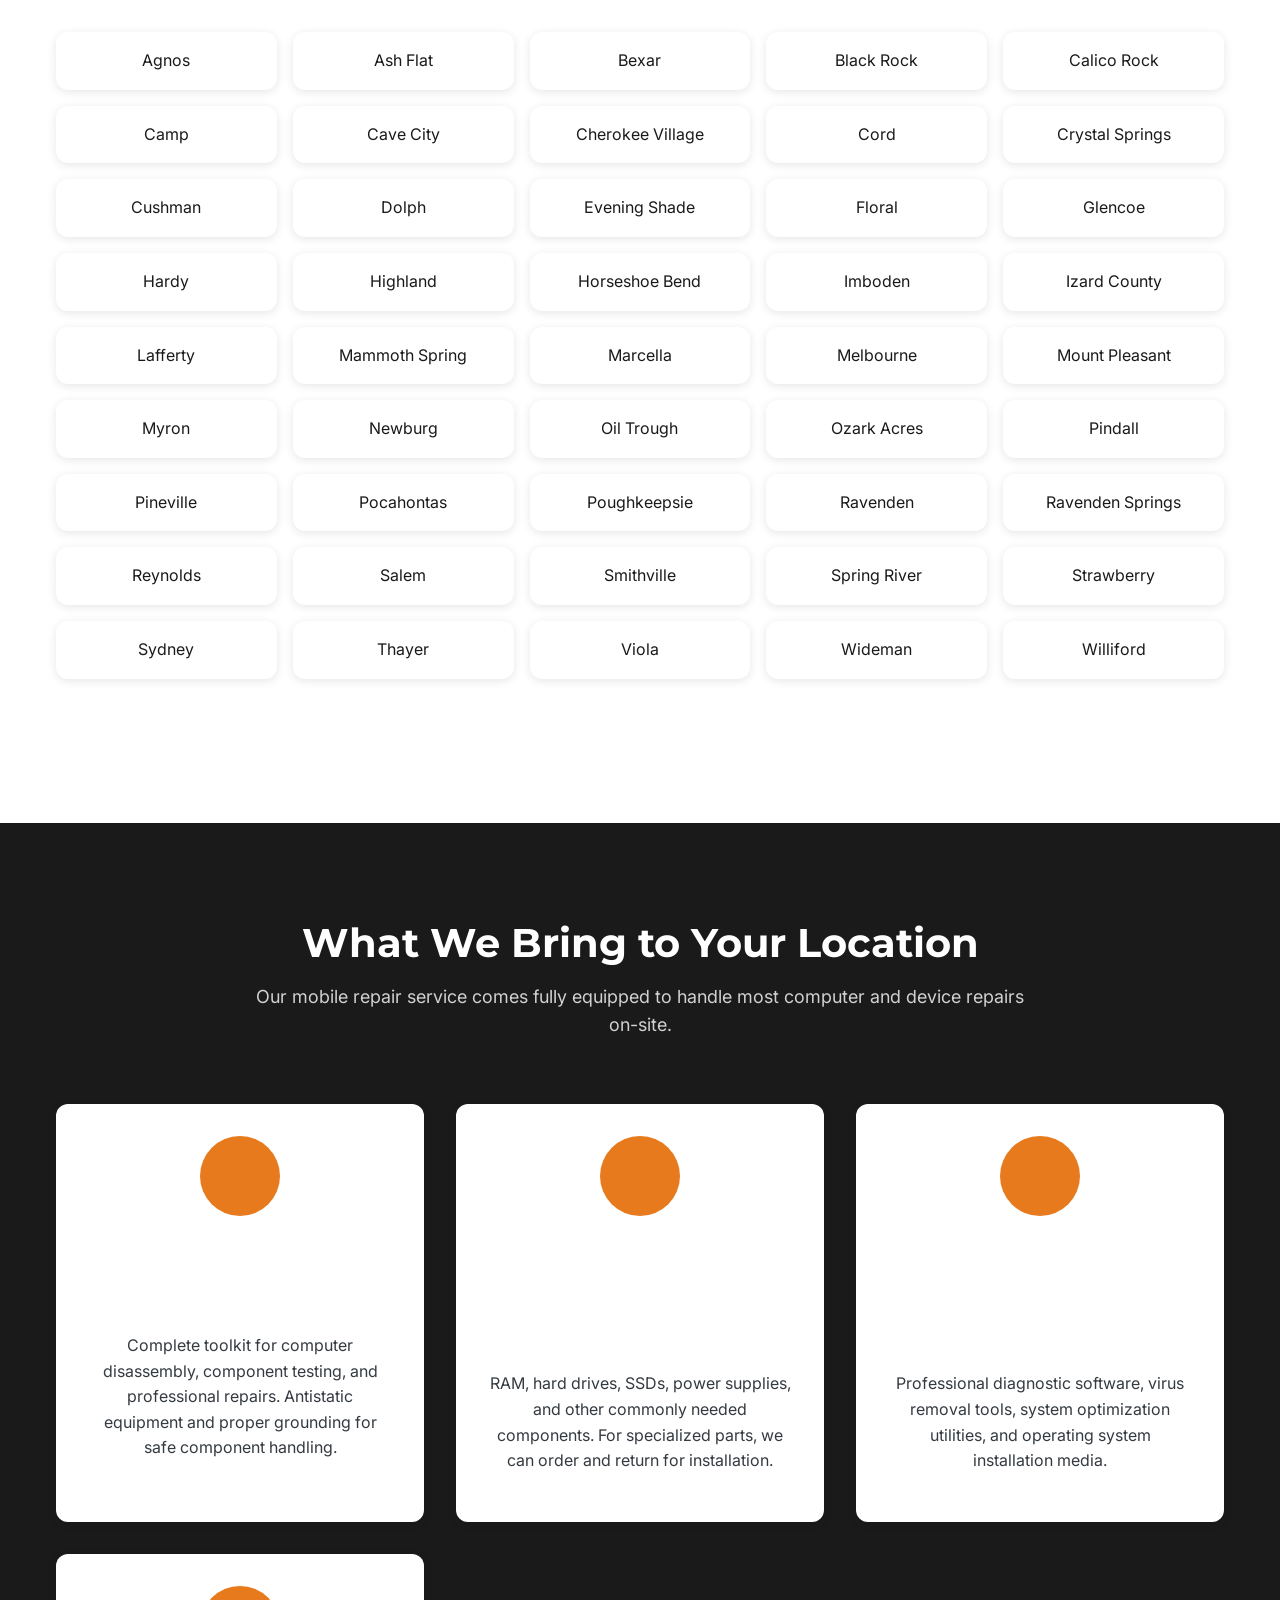
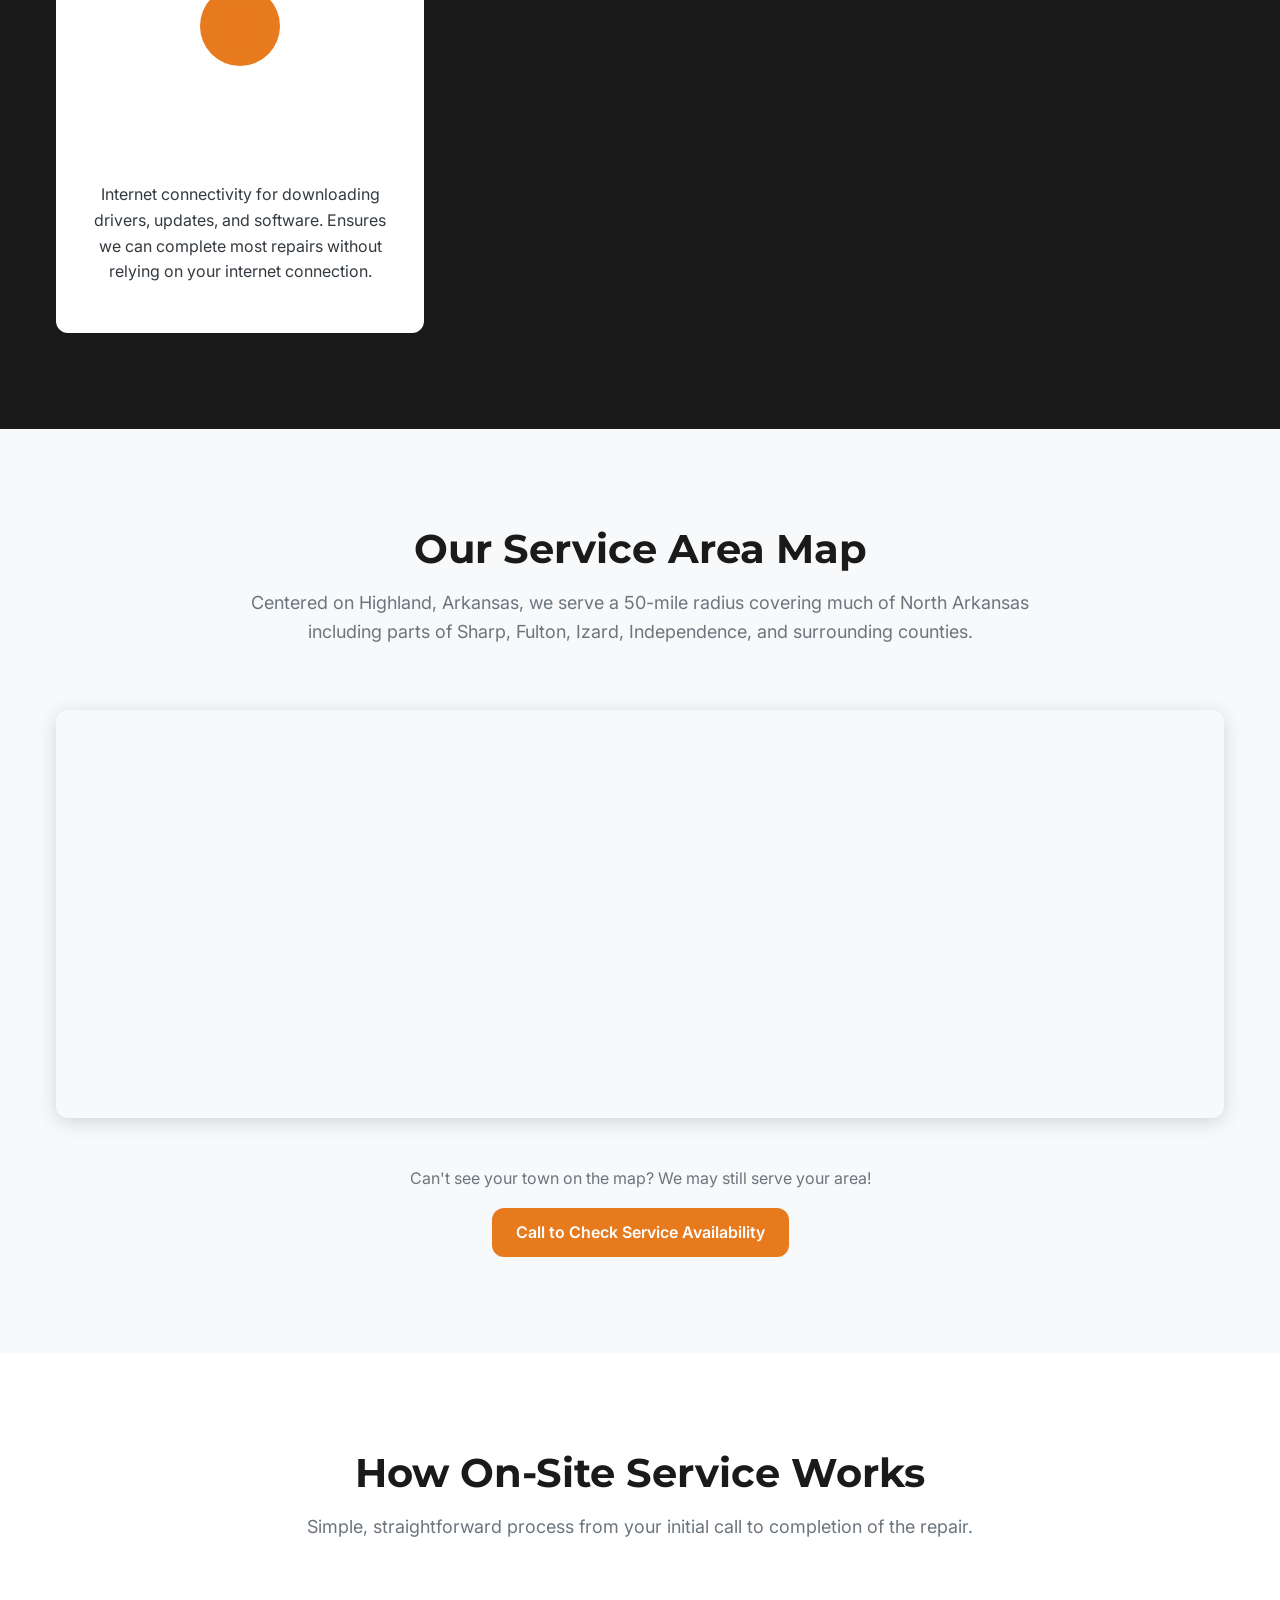
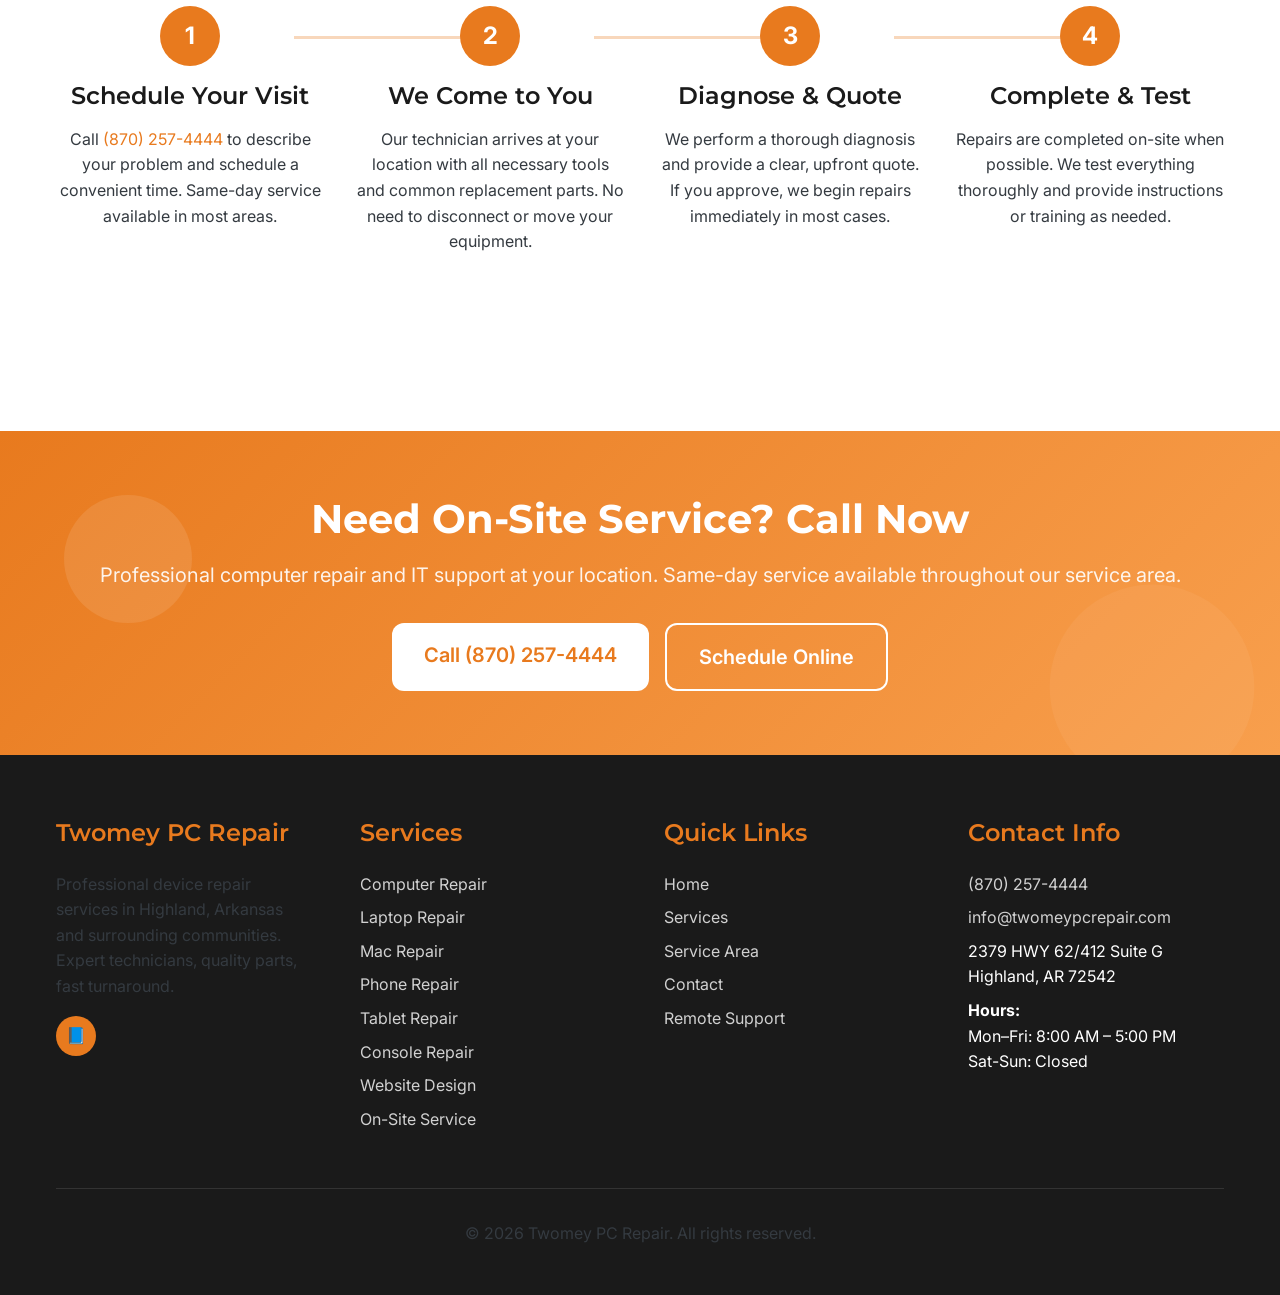
<file: service-area.html>
<!DOCTYPE html>
<html lang="en">
<head>
    <meta charset="UTF-8">
    <meta name="viewport" content="width=device-width, initial-scale=1.0">
    <title>Service Area | Twomey PC Repair | 50-Mile Radius from Highland Arkansas | On-Site Computer Repair</title>
    <meta name="description" content="Twomey PC Repair serves a 50-mile radius from Highland, Arkansas. On-site computer repair, phone repair, and IT services. $75/hr local, $85/hr extended area.">
    <meta name="keywords" content="computer repair service area Arkansas, on-site computer repair Highland Arkansas, IT support Arkansas, computer repair Cherokee Village Hardy Ash Flat">
    <meta name="author" content="Twomey PC Repair">
    <meta property="og:image" content="https://twomeypcrepair.com/assets/images/logo.png">
    <link rel="preconnect" href="https://fonts.googleapis.com">
    <link rel="preconnect" href="https://fonts.gstatic.com" crossorigin>
    <link href="https://fonts.googleapis.com/css2?family=Montserrat:wght@300;400;500;600;700;800&family=Inter:wght@300;400;500;600&display=swap" rel="stylesheet">
    <link rel="stylesheet" href="css/style.css">
    <link rel="icon" type="image/png" href="assets/images/logo.png">
</head>
<body>
    <!-- Header -->
    <header class="header">
        <div class="container">
            <div class="header-content">
                <div class="logo-section">
                    <img src="assets/images/logo.png" alt="Twomey PC Repair Logo" class="logo">
                    <div class="business-status-badge">
                        <span class="status-dot"></span>
                        <span class="status-text">Open Today 8AM-5PM</span>
                    </div>
                </div>
                
                <nav class="nav">
                    <a href="index.html">Home</a>
                    <div class="nav-dropdown">
                        <a href="services.html">Services</a>
                        <div class="nav-dropdown-menu">
                            <a href="services/computer-repair.html">Computer Repair</a>
                            <a href="services/laptop-repair.html">Laptop Repair</a>
                            <a href="services/mac-repair.html">Mac Repair</a>
                            <a href="services/phone-repair.html">Phone Repair</a>
                            <a href="services/tablet-repair.html">Tablet Repair</a>
                            <a href="services/game-console-repair.html">Game Console Repair</a>
                            <a href="services/website-design.html">Website Design</a>
                            <a href="services/onsite.html">On-Site Service</a>
                        </div>
                    </div>
                    <a href="service-area.html" class="active">Service Area</a>
                    <a href="blog.html">Blog</a>
                    <a href="tips.html">Tips</a>
                    <a href="faq.html">FAQ</a>
                    <a href="contact.html">Contact</a>
                </nav>
                
                <a href="tel:8702574444" class="cta-button">Call (870) 257-4444</a>
                
                <!-- Mobile Menu Toggle -->
                <button class="mobile-menu-toggle">
                    <span></span>
                    <span></span>
                    <span></span>
                </button>
            </div>
        </div>
        
        <!-- Mobile Menu -->
        <div class="mobile-menu">
            <ul class="mobile-nav">
                <li><a href="index.html">Home</a></li>
                <li>
                    <a href="services.html">Services</a>
                    <ul class="mobile-nav-submenu">
                        <li><a href="services/computer-repair.html">Computer Repair</a></li>
                        <li><a href="services/laptop-repair.html">Laptop Repair</a></li>
                        <li><a href="services/mac-repair.html">Mac Repair</a></li>
                        <li><a href="services/phone-repair.html">Phone Repair</a></li>
                        <li><a href="services/tablet-repair.html">Tablet Repair</a></li>
                        <li><a href="services/game-console-repair.html">Game Console Repair</a></li>
                        <li><a href="services/website-design.html">Website Design</a></li>
                        <li><a href="services/onsite.html">On-Site Service</a></li>
                    </ul>
                </li>
                <li><a href="service-area.html">Service Area</a></li>
                <li><a href="blog.html">Blog</a></li>
                <li><a href="tips.html">Tips</a></li>
                <li><a href="faq.html">FAQ</a></li>
                <li><a href="contact.html">Contact</a></li>
            </ul>
            <a href="tel:8702574444" class="mobile-cta-button">
                <svg width="20" height="20" viewBox="0 0 24 24" fill="currentColor"><path d="M6.62 10.79c1.44 2.83 3.76 5.14 6.59 6.59l2.2-2.2c.27-.27.67-.36 1.02-.24 1.12.37 2.33.57 3.57.57.55 0 1 .45 1 1V20c0 .55-.45 1-1 1-9.39 0-17-7.61-17-17 0-.55.45-1 1-1h3.5c.55 0 1 .45 1 1 0 1.25.2 2.45.57 3.57.11.35.03.74-.25 1.02l-2.2 2.2z"/></svg>
                Call (870) 257-4444
            </a>
        </div>
    </header>

    <!-- Page Hero -->
    <section class="hero" style="min-height: 60vh; background: linear-gradient(135deg, #1a1a1a 0%, #e87a1e 100%);">
        <div class="container">
            <div class="hero-content fade-in" style="max-width: 800px; text-align: center; margin: 0 auto;">
                <h1>Serving a 50-Mile Radius from Highland, Arkansas</h1>
                <p>Professional on-site computer repair, IT support, and device repair services. We come to you with transparent, affordable pricing.</p>
                <div class="hero-buttons">
                    <a href="tel:8702574444" class="cta-button">Call Now</a>
                    <a href="#pricing" class="cta-button secondary">View Pricing</a>
                </div>
            </div>
        </div>
    </section>

    <!-- Service Area Overview -->
    <section class="section">
        <div class="container">
            <div class="section-header fade-in">
                <h2>On-Site Service Throughout North Arkansas</h2>
                <p>We bring professional computer repair and IT services directly to your home or business. Our service area covers a 50-mile radius from our Highland location, ensuring fast response times and convenient service for our customers.</p>
            </div>
            
            <div class="grid grid-3 fade-in">
                <div class="feature-card">
                    <div class="feature-icon">🚗</div>
                    <h3>On-Site Convenience</h3>
                    <p>No need to disconnect and transport your devices. We come to you with all the tools and parts needed for most repairs.</p>
                </div>
                
                <div class="feature-card">
                    <div class="feature-icon">
                        <svg width="32" height="32" viewBox="0 0 24 24" fill="currentColor"><path d="M11.99 2C6.47 2 2 6.48 2 12s4.47 10 9.99 10C17.52 22 22 17.52 22 12S17.52 2 11.99 2zM12 20c-4.42 0-8-3.58-8-8s3.58-8 8-8 8 3.58 8 8-3.58 8-8 8zm.5-13H11v6l5.25 3.15.75-1.23-4.5-2.67V7z"/></svg>
                    </div>
                    <h3>Fast Response</h3>
                    <p>Same-day service available in most areas. Emergency on-site repairs can often be scheduled within hours of your call.</p>
                </div>
                
                <div class="feature-card">
                    <div class="feature-icon">
                        <svg width="32" height="32" viewBox="0 0 24 24" fill="currentColor"><path d="M11.8 10.9c-2.27-.59-3-1.2-3-2.15 0-1.09 1.01-1.85 2.7-1.85 1.78 0 2.44.85 2.5 2.1h2.21c-.07-1.72-1.12-3.3-3.21-3.81V3h-3v2.16c-1.94.42-3.5 1.68-3.5 3.61 0 2.31 1.91 3.46 4.7 4.13 2.5.6 3 1.48 3 2.41 0 .69-.49 1.79-2.7 1.79-2.06 0-2.87-.92-2.98-2.1h-2.2c.12 2.19 1.76 3.42 3.68 3.83V21h3v-2.15c1.95-.37 3.5-1.5 3.5-3.55 0-2.84-2.43-3.81-4.7-4.4z"/></svg>
                    </div>
                    <h3>Transparent Pricing</h3>
                    <p>Clear, upfront pricing with no hidden fees. You know exactly what you'll pay before we start any work.</p>
                </div>
            </div>
        </div>
    </section>

    <!-- Pricing Tiers -->
    <section class="section section-light" id="pricing">
        <div class="container">
            <div class="section-header fade-in">
                <h2>Service Area Pricing</h2>
                <p>Our pricing is based on distance from our Highland location. All prices include travel time, diagnostics, and expert service.</p>
            </div>
            
            <div class="pricing-tiers fade-in">
                <div class="pricing-tier">
                    <h3>Local Service Area</h3>
                    <div class="pricing-price">$75<span class="pricing-period">/hour</span></div>
                    <div class="pricing-areas">
                        <h4 style="color: #e87a1e; margin-bottom: 1rem;">Communities Served:</h4>
                        <li>Highland</li>
                        <li>Cherokee Village</li>
                        <li>Hardy</li>
                        <li>Ash Flat</li>
                    </div>
                    <p style="margin-top: 1.5rem; color: #6c757d;">Closest communities to our Highland location with the fastest response times.</p>
                </div>
                
                <div class="pricing-tier featured">
                    <h3>Extended Service Area</h3>
                    <div class="pricing-price">$85<span class="pricing-period">/hour</span></div>
                    <div class="pricing-areas">
                        <h4 style="color: #e87a1e; margin-bottom: 1rem;">Communities Served:</h4>
                        <li>Ozark Acres</li>
                        <li>Horseshoe Bend</li>
                        <li>Salem</li>
                        <li>Mammoth Spring</li>
                        <li>Evening Shade</li>
                        <li>Imboden</li>
                        <li>Ravenden</li>
                        <li>Cave City</li>
                        <li>Poughkeepsie</li>
                        <li>Thayer</li>
                        <li>Smithville</li>
                        <li>And many more...</li>
                    </div>
                    <p style="margin-top: 1.5rem; color: #6c757d;">Extended service area within our 50-mile radius. Slightly higher rate to cover additional travel time.</p>
                </div>
            </div>
            
            <div style="text-align: center; margin-top: 3rem;">
                <div style="background: white; padding: 2rem; border-radius: 12px; box-shadow: 0 4px 20px rgba(0,0,0,0.15); display: inline-block; max-width: 500px;">
                    <h4 style="color: #e87a1e; margin-bottom: 1rem;">Additional Services</h4>
                    <p style="margin-bottom: 0.5rem;"><strong>Pickup & Delivery:</strong> $35 flat fee</p>
                    <p style="margin-bottom: 0.5rem;"><strong>Emergency Service:</strong> Available for urgent repairs</p>
                    <p style="margin-bottom: 0;"><strong>Not listed?</strong> Call for a custom quote within our 50-mile service radius</p>
                </div>
            </div>
        </div>
    </section>

    <!-- All Towns Served -->
    <section class="section">
        <div class="container">
            <div class="section-header fade-in">
                <h2>Communities We Serve</h2>
                <p>We provide on-site computer repair and IT services to over 40 communities throughout North Arkansas. If you don't see your town listed, give us a call – we may still be able to help!</p>
            </div>
            
            <div class="towns-grid fade-in">
                <div class="town-item">Agnos</div>
                <div class="town-item">Ash Flat</div>
                <div class="town-item">Bexar</div>
                <div class="town-item">Black Rock</div>
                <div class="town-item">Calico Rock</div>
                <div class="town-item">Camp</div>
                <div class="town-item">Cave City</div>
                <div class="town-item">Cherokee Village</div>
                <div class="town-item">Cord</div>
                <div class="town-item">Crystal Springs</div>
                <div class="town-item">Cushman</div>
                <div class="town-item">Dolph</div>
                <div class="town-item">Evening Shade</div>
                <div class="town-item">Floral</div>
                <div class="town-item">Glencoe</div>
                <div class="town-item">Hardy</div>
                <div class="town-item">Highland</div>
                <div class="town-item">Horseshoe Bend</div>
                <div class="town-item">Imboden</div>
                <div class="town-item">Izard County</div>
                <div class="town-item">Lafferty</div>
                <div class="town-item">Mammoth Spring</div>
                <div class="town-item">Marcella</div>
                <div class="town-item">Melbourne</div>
                <div class="town-item">Mount Pleasant</div>
                <div class="town-item">Myron</div>
                <div class="town-item">Newburg</div>
                <div class="town-item">Oil Trough</div>
                <div class="town-item">Ozark Acres</div>
                <div class="town-item">Pindall</div>
                <div class="town-item">Pineville</div>
                <div class="town-item">Pocahontas</div>
                <div class="town-item">Poughkeepsie</div>
                <div class="town-item">Ravenden</div>
                <div class="town-item">Ravenden Springs</div>
                <div class="town-item">Reynolds</div>
                <div class="town-item">Salem</div>
                <div class="town-item">Smithville</div>
                <div class="town-item">Spring River</div>
                <div class="town-item">Strawberry</div>
                <div class="town-item">Sydney</div>
                <div class="town-item">Thayer</div>
                <div class="town-item">Viola</div>
                <div class="town-item">Wideman</div>
                <div class="town-item">Williford</div>
            </div>
        </div>
    </section>

    <!-- What We Bring -->
    <section class="section section-dark">
        <div class="container">
            <div class="section-header fade-in">
                <h2>What We Bring to Your Location</h2>
                <p>Our mobile repair service comes fully equipped to handle most computer and device repairs on-site.</p>
            </div>
            
            <div class="grid grid-2 fade-in">
                <div class="feature-card">
                    <div class="feature-icon">
                        <svg width="32" height="32" viewBox="0 0 24 24" fill="currentColor"><path d="M22 8h-4V6c0-1.1-.9-2-2-2H8c-1.1 0-2 .9-2 2v2H2v12h20V8zM8 6h8v2H8V6z"/></svg>
                    </div>
                    <h3>Professional Tools & Equipment</h3>
                    <p>Complete toolkit for computer disassembly, component testing, and professional repairs. Antistatic equipment and proper grounding for safe component handling.</p>
                </div>
                
                <div class="feature-card">
                    <div class="feature-icon">
                        <svg width="32" height="32" viewBox="0 0 24 24" fill="currentColor"><path d="M2 20h20v-4H2v4zm2-3h2v2H4v-2zM2 4v4h20V4H2zm4 3H4V5h2v2zm-4 7h20v-4H2v4zm2-3h2v2H4v-2z"/></svg>
                    </div>
                    <h3>Common Replacement Parts</h3>
                    <p>RAM, hard drives, SSDs, power supplies, and other commonly needed components. For specialized parts, we can order and return for installation.</p>
                </div>
                
                <div class="feature-card">
                    <div class="feature-icon">
                        <svg width="32" height="32" viewBox="0 0 24 24" fill="currentColor"><path d="M20 18c1.1 0 2-.9 2-2V6c0-1.1-.9-2-2-2H4c-1.1 0-2 .9-2 2v10c0 1.1.9 2 2 2H0v2h24v-2h-4zM4 6h16v10H4V6z"/></svg>
                    </div>
                    <h3>Diagnostic Software & Utilities</h3>
                    <p>Professional diagnostic software, virus removal tools, system optimization utilities, and operating system installation media.</p>
                </div>
                
                <div class="feature-card">
                    <div class="feature-icon">
                        <svg width="32" height="32" viewBox="0 0 24 24" fill="currentColor"><path d="M17 1H7c-1.1 0-2 .9-2 2v18c0 1.1.9 2 2 2h10c1.1 0 2-.9 2-2V3c0-1.1-.9-2-2-2zM7 4V3h10v1H7zm0 14V6h10v12H7zm0 3v-1h10v1H7z"/></svg>
                    </div>
                    <h3>Mobile Hotspot & Connectivity</h3>
                    <p>Internet connectivity for downloading drivers, updates, and software. Ensures we can complete most repairs without relying on your internet connection.</p>
                </div>
            </div>
        </div>
    </section>

    <!-- Service Area Map -->
    <section class="section section-light">
        <div class="container">
            <div class="section-header fade-in">
                <h2>Our Service Area Map</h2>
                <p>Centered on Highland, Arkansas, we serve a 50-mile radius covering much of North Arkansas including parts of Sharp, Fulton, Izard, Independence, and surrounding counties.</p>
            </div>
            
            <div class="map-container fade-in">
                <iframe 
                    src="https://www.google.com/maps/embed?pb=!1m18!1m12!1m3!1d3275.8!2d-91.5144611!3d36.2703182!2m3!1f0!2f0!3f0!3m2!1i1024!2i768!4f13.1!3m3!1m2!1s0x87d1158b9417beff%3A0xbb50991f658fca08!2sTwomey%20PC%20Repair!5e0!3m2!1sen!2sus"
                    width="100%" 
                    height="500" 
                    style="border:0;" 
                    allowfullscreen="" 
                    loading="lazy" 
                    referrerpolicy="no-referrer-when-downgrade">
                </iframe>
            </div>
            
            <div style="text-align: center; margin-top: 2rem;">
                <p style="color: #6c757d; margin-bottom: 1rem;">Can't see your town on the map? We may still serve your area!</p>
                <a href="tel:8702574444" class="cta-button">Call to Check Service Availability</a>
            </div>
        </div>
    </section>

    <!-- How It Works -->
    <section class="section">
        <div class="container">
            <div class="section-header fade-in">
                <h2>How On-Site Service Works</h2>
                <p>Simple, straightforward process from your initial call to completion of the repair.</p>
            </div>
            
            <div class="process-steps fade-in">
                <div class="process-step">
                    <div class="process-step-number">1</div>
                    <h4>Schedule Your Visit</h4>
                    <p>Call <a href="tel:8702574444">(870) 257-4444</a> to describe your problem and schedule a convenient time. Same-day service available in most areas.</p>
                </div>
                
                <div class="process-step">
                    <div class="process-step-number">2</div>
                    <h4>We Come to You</h4>
                    <p>Our technician arrives at your location with all necessary tools and common replacement parts. No need to disconnect or move your equipment.</p>
                </div>
                
                <div class="process-step">
                    <div class="process-step-number">3</div>
                    <h4>Diagnose & Quote</h4>
                    <p>We perform a thorough diagnosis and provide a clear, upfront quote. If you approve, we begin repairs immediately in most cases.</p>
                </div>
                
                <div class="process-step">
                    <div class="process-step-number">4</div>
                    <h4>Complete & Test</h4>
                    <p>Repairs are completed on-site when possible. We test everything thoroughly and provide instructions or training as needed.</p>
                </div>
            </div>
        </div>
    </section>

    <!-- Call to Action -->
    <section class="lead-banner">
        <div class="container">
            <div class="lead-banner-content fade-in">
                <h2>Need On-Site Service? Call Now</h2>
                <p>Professional computer repair and IT support at your location. Same-day service available throughout our service area.</p>
                <div style="display: flex; gap: 1rem; justify-content: center; flex-wrap: wrap; margin-top: 2rem;">
                    <a href="tel:8702574444" class="cta-button" style="background: white; color: #e87a1e; font-size: 1.25rem; padding: 1rem 2rem;">Call (870) 257-4444</a>
                    <a href="contact.html" class="cta-button secondary" style="border-color: white; color: white; font-size: 1.25rem; padding: 1rem 2rem;">Schedule Online</a>
                </div>
            </div>
        </div>
    </section>

    <!-- Footer -->
    <footer class="footer">
        <div class="container">
            <div class="footer-content">
                <div class="footer-section">
                    <h4>Twomey PC Repair</h4>
                    <p>Professional device repair services in Highland, Arkansas and surrounding communities. Expert technicians, quality parts, fast turnaround.</p>
                    <div class="social-links">
                        <a href="https://www.facebook.com/TwomeyPCRepair" target="_blank" class="social-link">📘</a>
                    </div>
                </div>
                
                <div class="footer-section">
                    <h4>Services</h4>
                    <ul>
                        <li><a href="services.html#computer-repair">Computer Repair</a></li>
                        <li><a href="services.html#laptop-repair">Laptop Repair</a></li>
                        <li><a href="services.html#mac-repair">Mac Repair</a></li>
                        <li><a href="services.html#phone-repair">Phone Repair</a></li>
                        <li><a href="services.html#tablet-repair">Tablet Repair</a></li>
                        <li><a href="services.html#console-repair">Console Repair</a></li>
                        <li><a href="services.html#website-design">Website Design</a></li>
                        <li><a href="services.html#onsite-service">On-Site Service</a></li>
                    </ul>
                </div>
                
                <div class="footer-section">
                    <h4>Quick Links</h4>
                    <ul>
                        <li><a href="index.html">Home</a></li>
                        <li><a href="services.html">Services</a></li>
                        <li><a href="service-area.html">Service Area</a></li>
                        <li><a href="contact.html">Contact</a></li>
                        <li><a href="https://remote.twomey.tech/customer" target="_blank">Remote Support</a></li>
                    </ul>
                </div>
                
                <div class="footer-section">
                    <h4>Contact Info</h4>
                    <ul>
                        <li><a href="tel:8702574444">(870) 257-4444</a></li>
                        <li><a href="mailto:info@twomeypcrepair.com">info@twomeypcrepair.com</a></li>
                        <li>2379 HWY 62/412 Suite G<br>Highland, AR 72542</li>
                        <li><strong>Hours:</strong><br>Mon–Fri: 8:00 AM – 5:00 PM<br>Sat-Sun: Closed</li>
                    </ul>
                </div>
            </div>
            
            <div class="footer-bottom">
                <p>&copy; <span class="copyright-year">2024</span> Twomey PC Repair. All rights reserved.</p>
            </div>
        </div>
    </footer>

    <!-- Floating Call Button (Mobile) -->
    <a href="tel:8702574444" class="floating-call">
        <svg width="28" height="28" viewBox="0 0 24 24" fill="currentColor"><path d="M6.62 10.79c1.44 2.83 3.76 5.14 6.59 6.59l2.2-2.2c.27-.27.67-.36 1.02-.24 1.12.37 2.33.57 3.57.57.55 0 1 .45 1 1V20c0 .55-.45 1-1 1-9.39 0-17-7.61-17-17 0-.55.45-1 1-1h3.5c.55 0 1 .45 1 1 0 1.25.2 2.45.57 3.57.11.35.03.74-.25 1.02l-2.2 2.2z"/></svg>
    </a>

    <!-- JavaScript -->
    <script src="js/main.js"></script>
</body>
</html>
</file>
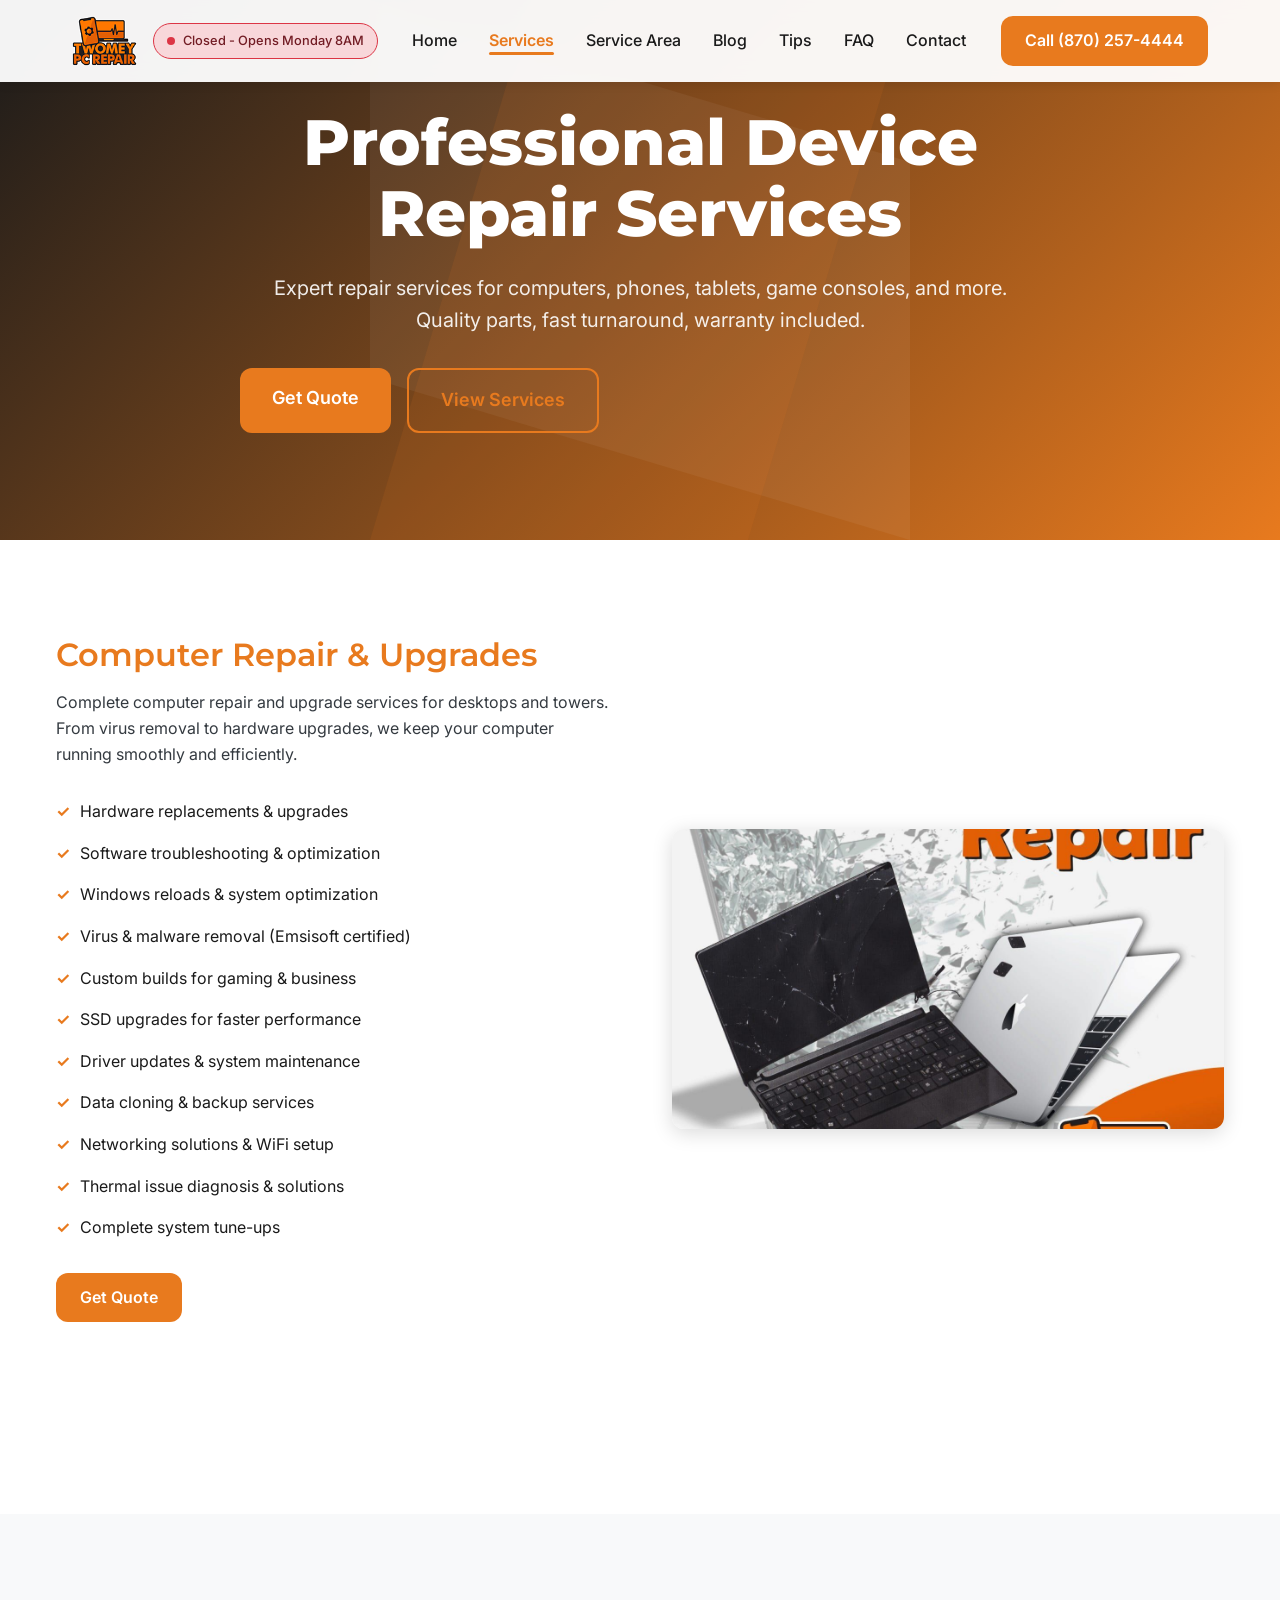
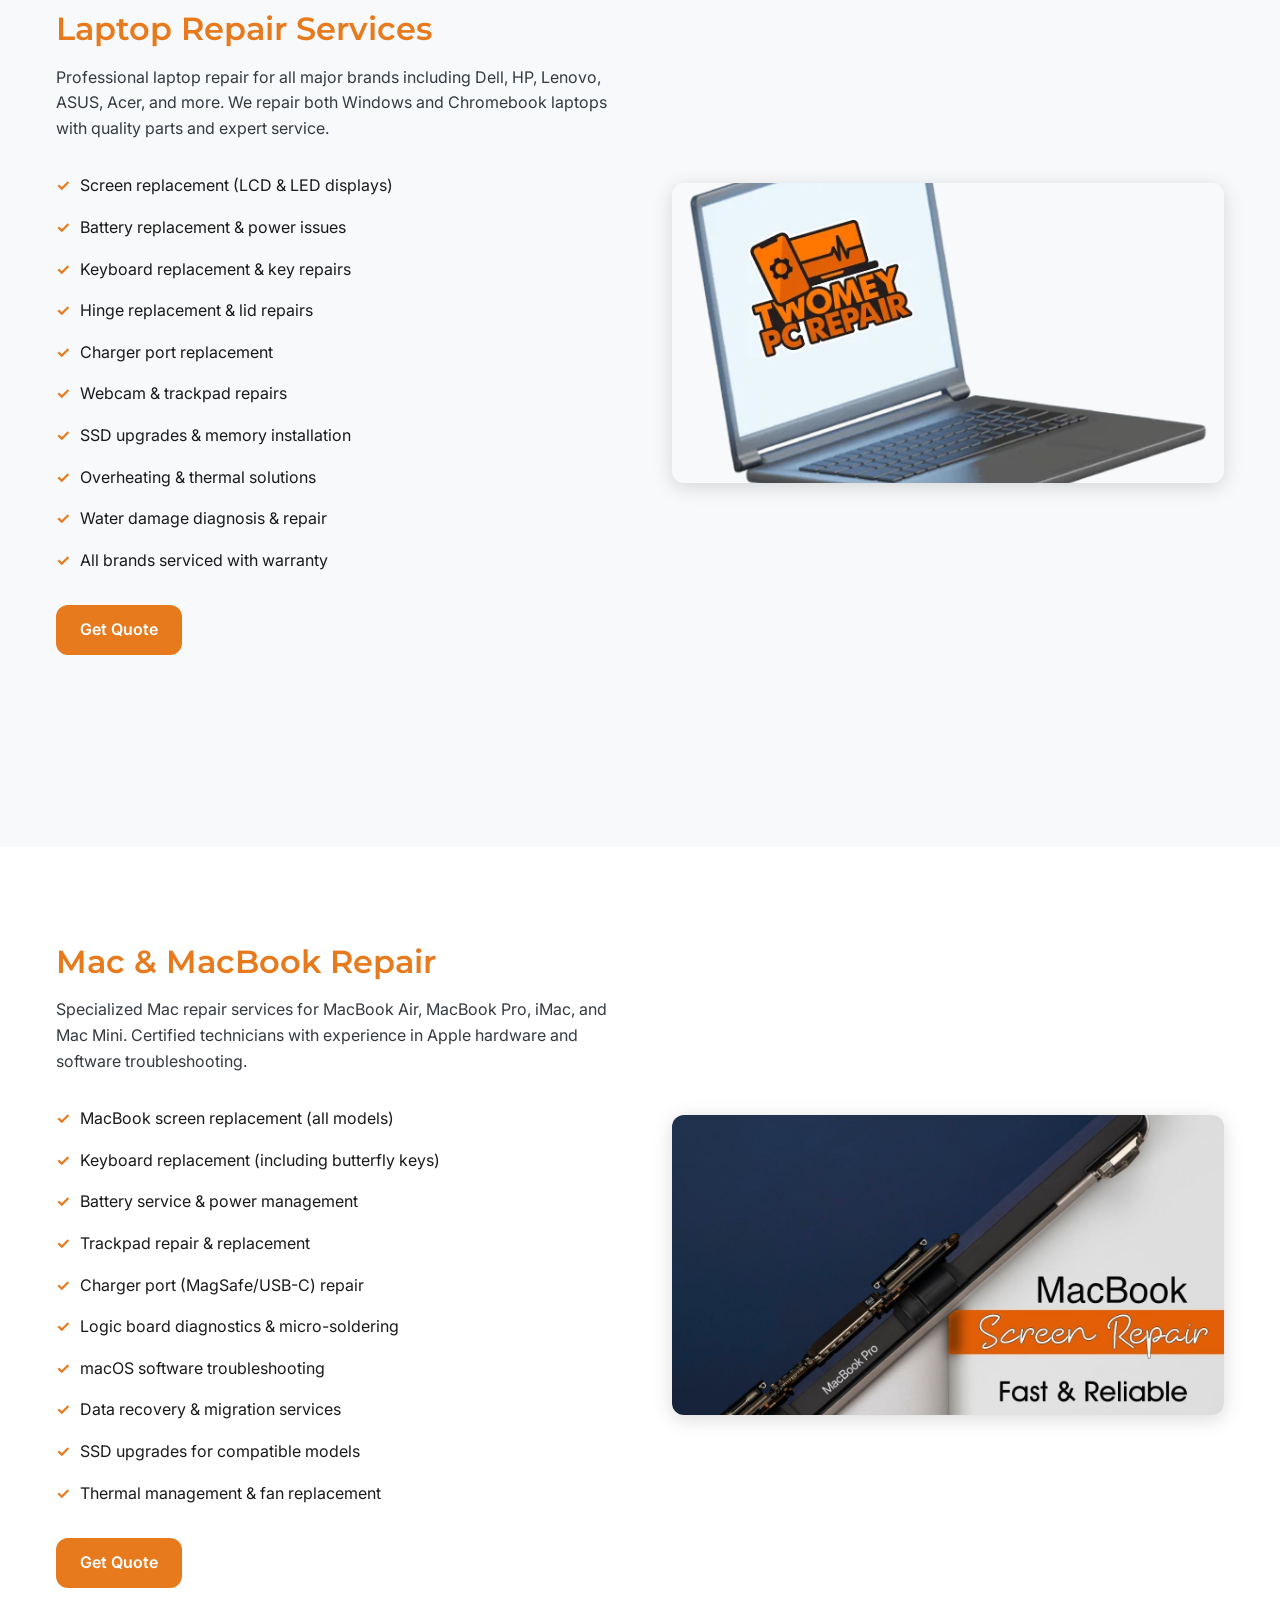
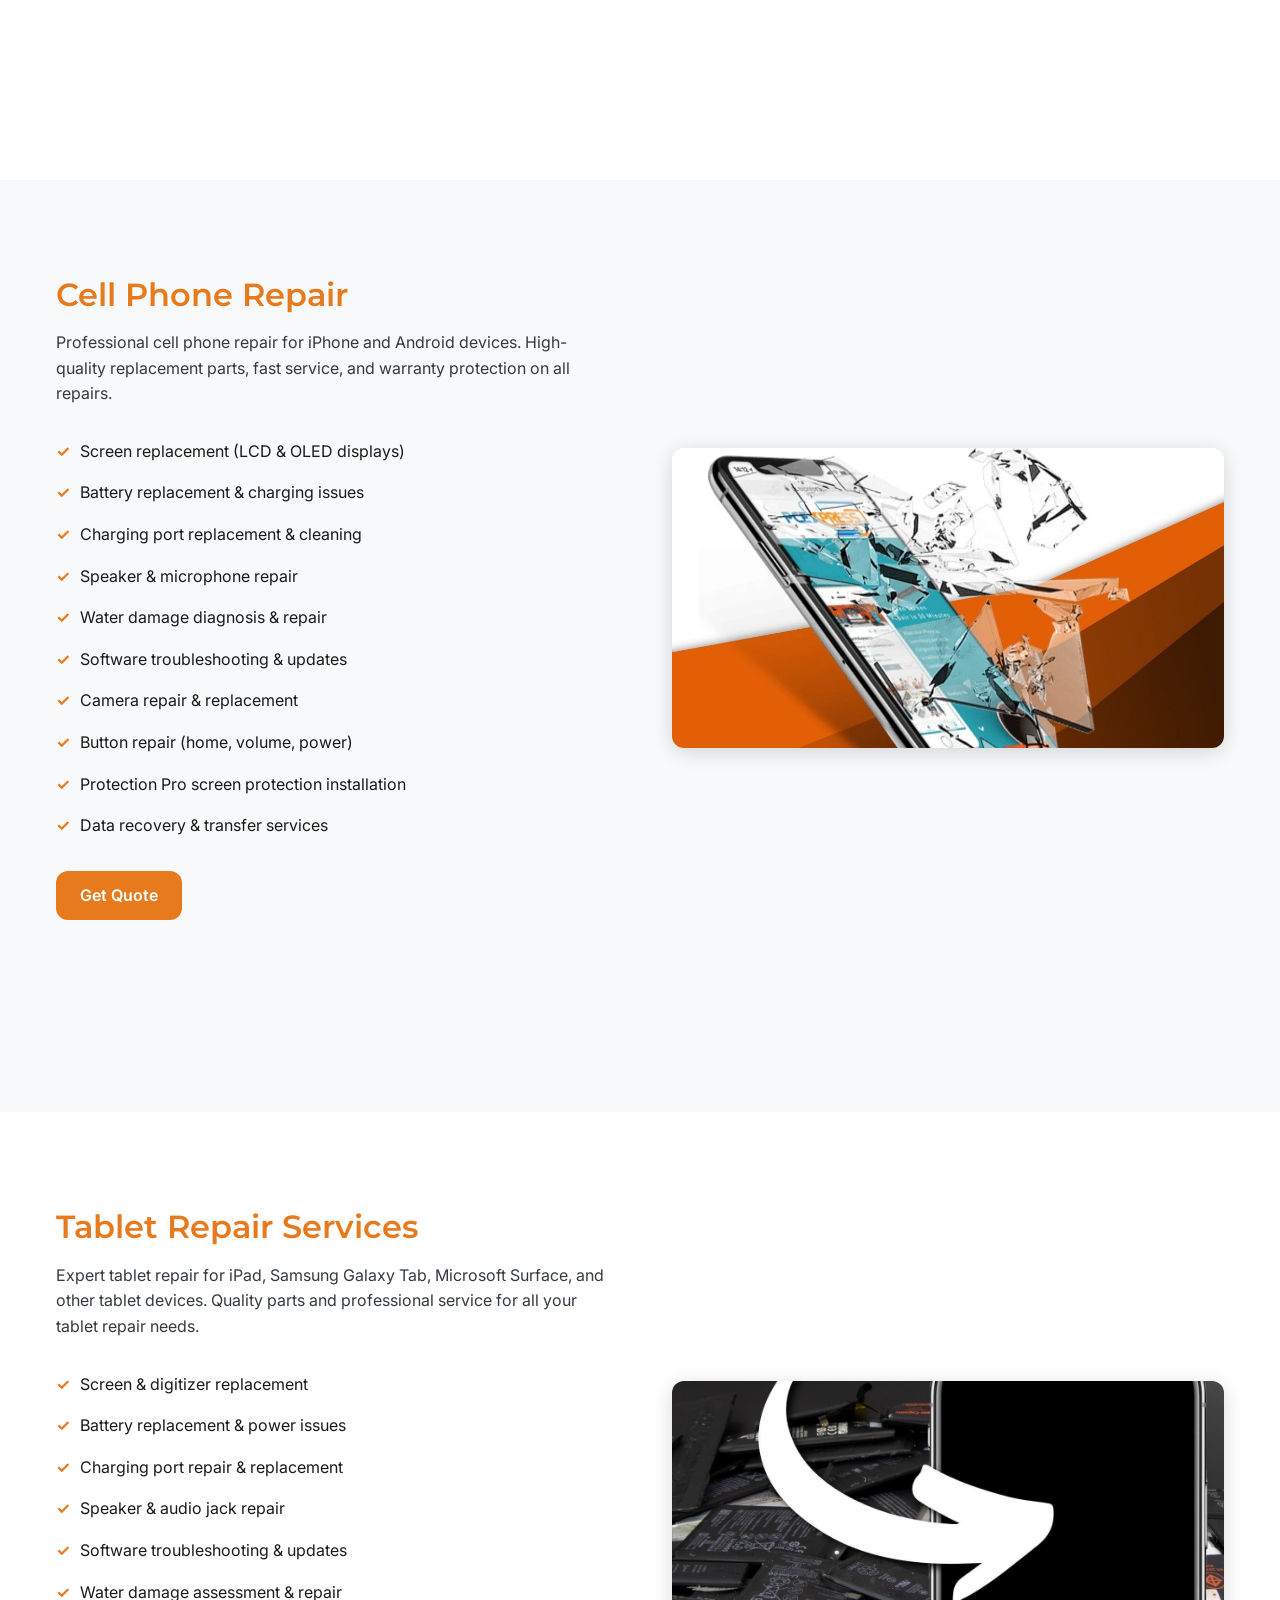
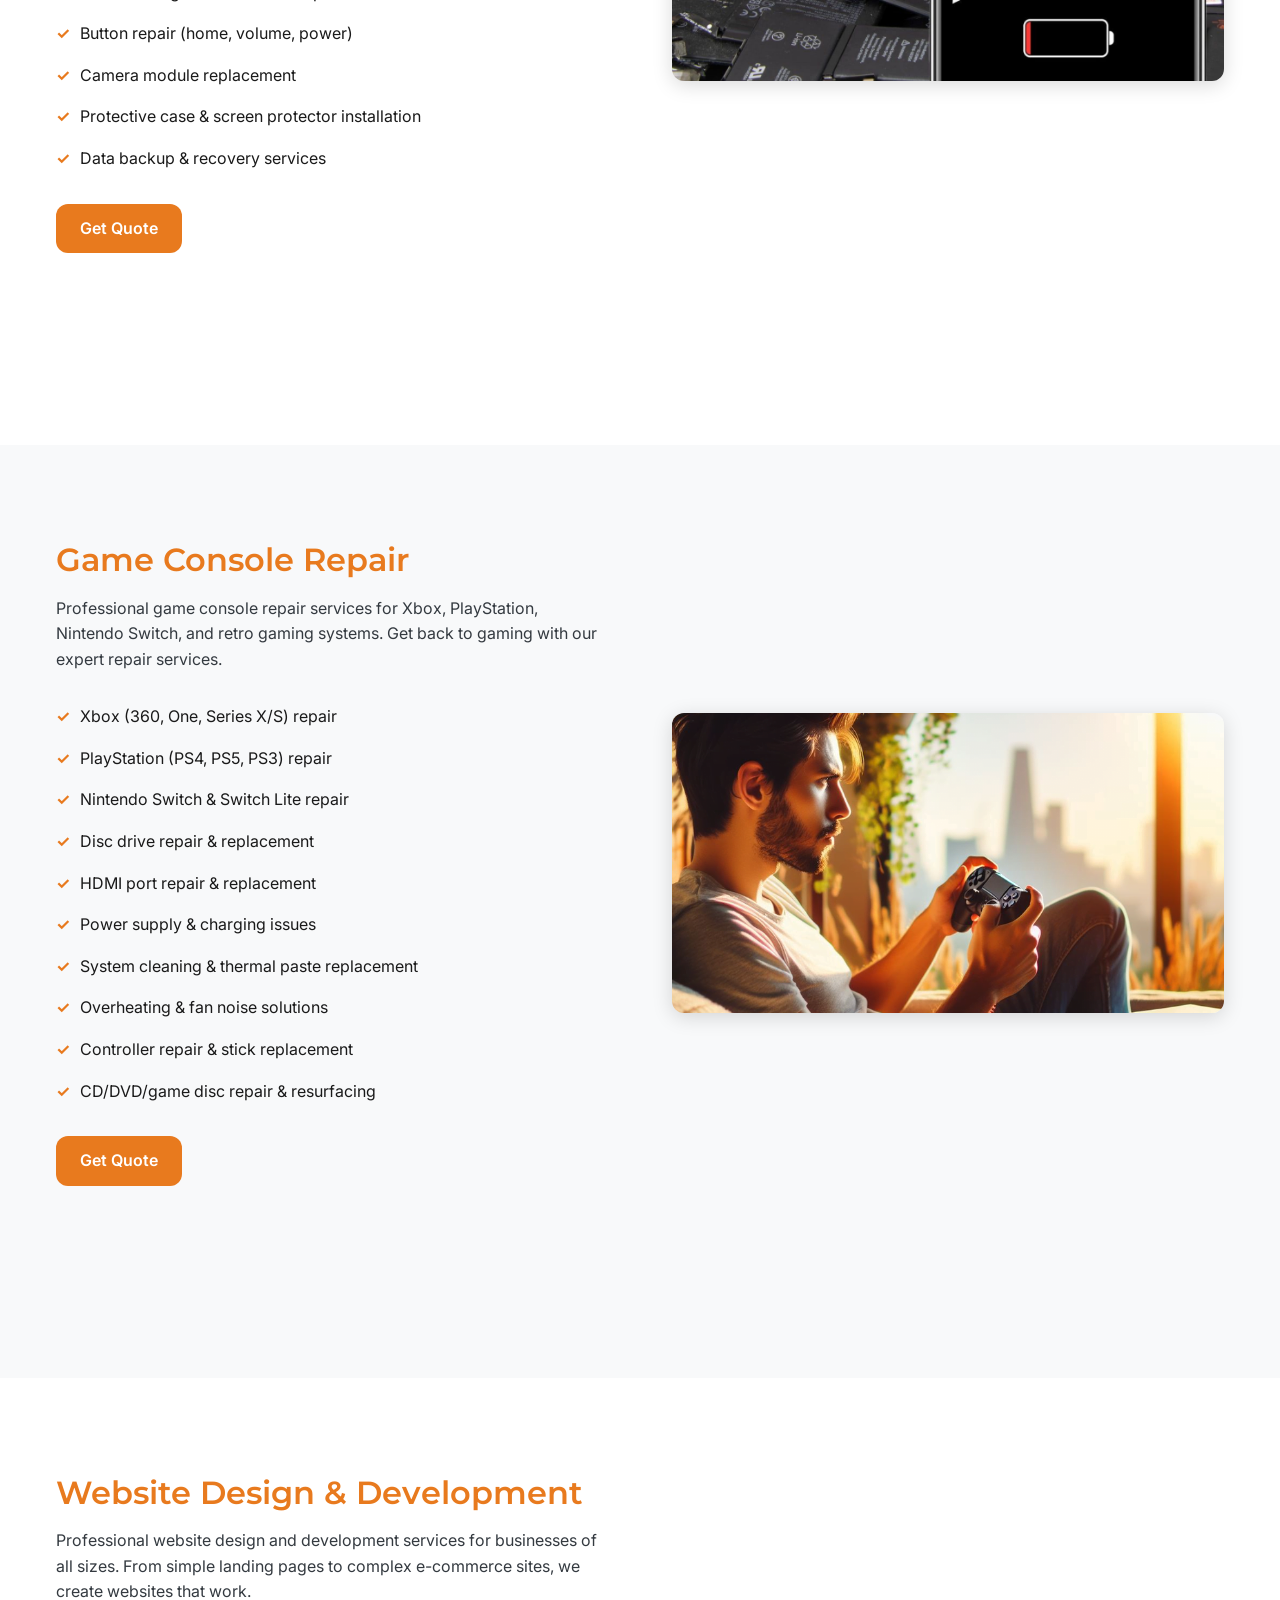
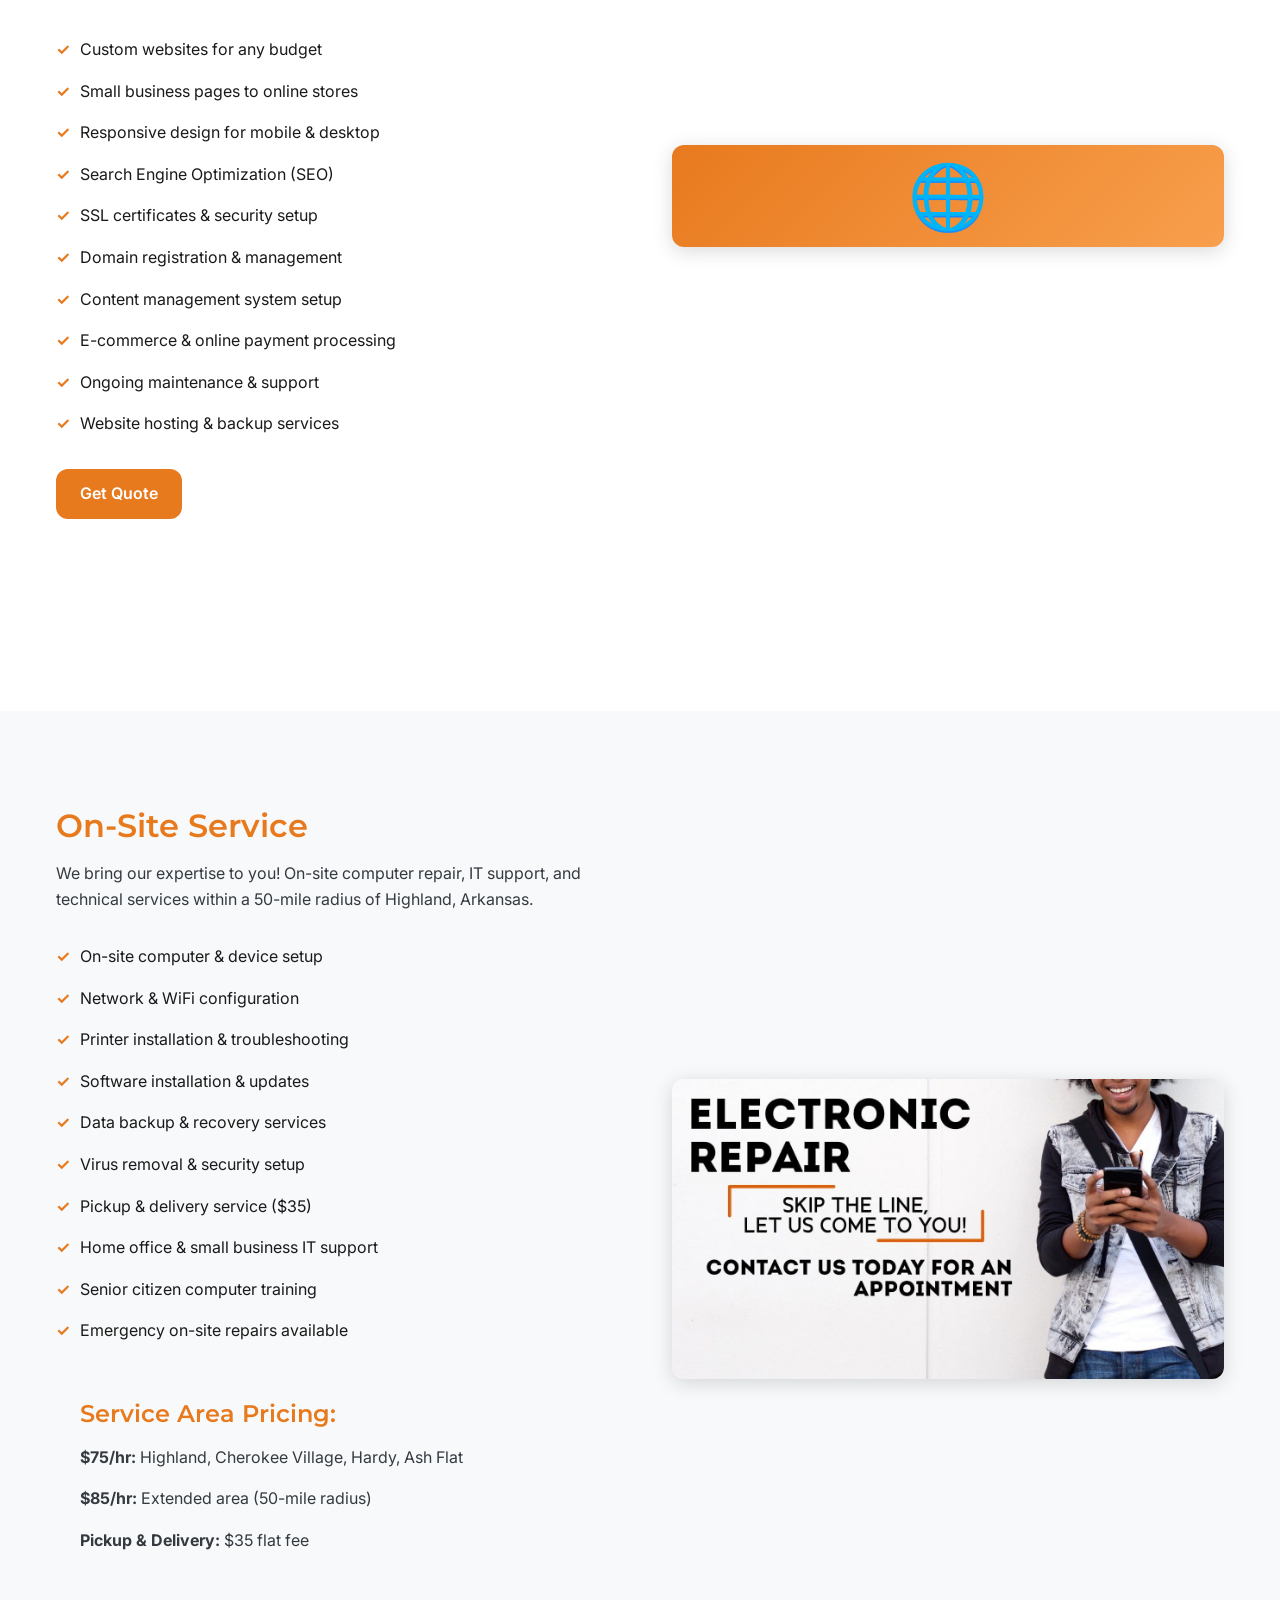
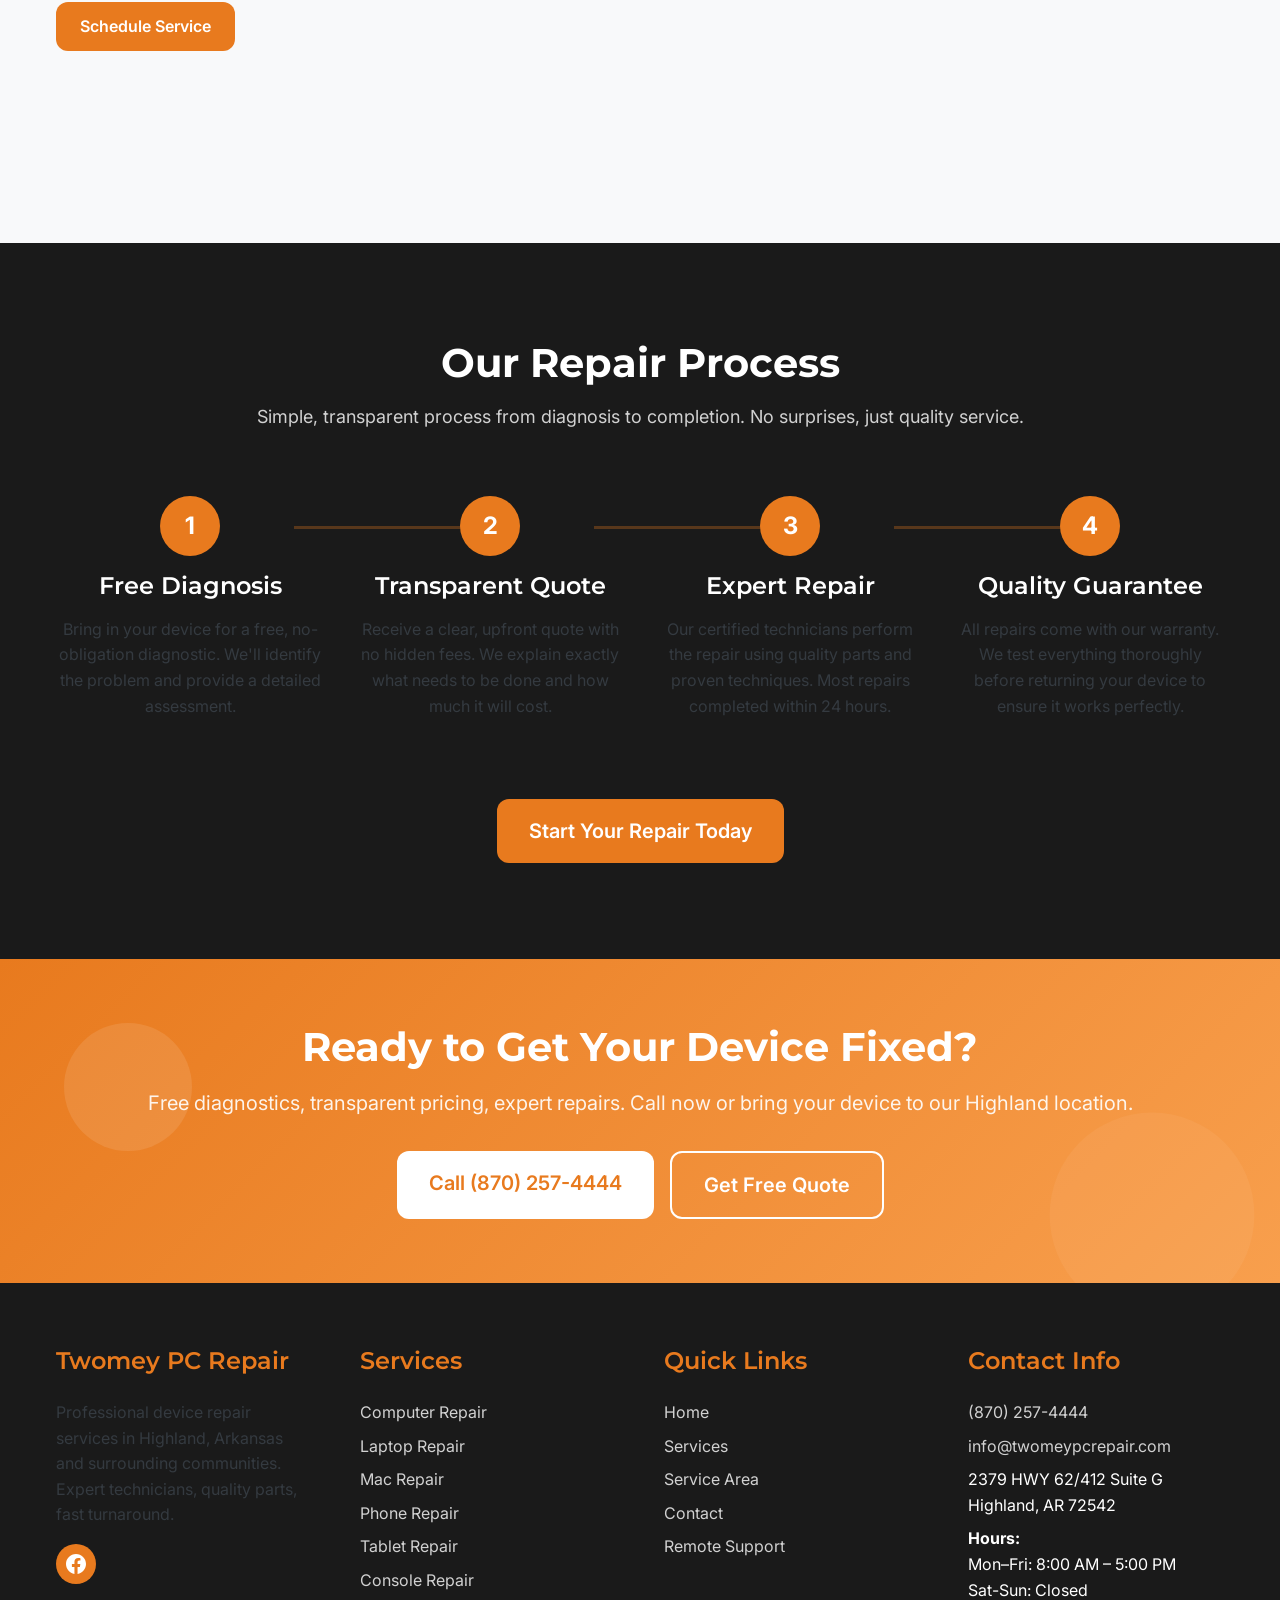
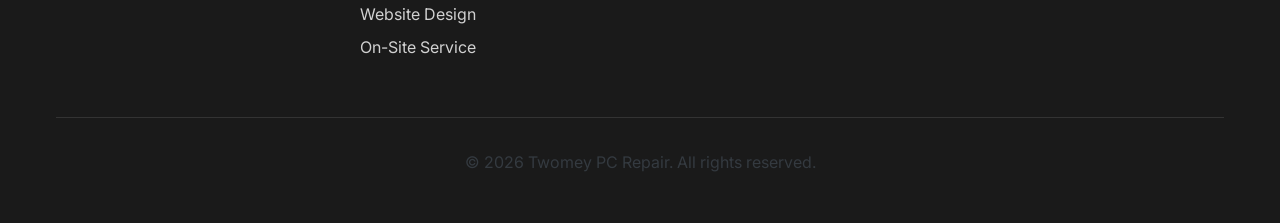
<file: services.html>
<!DOCTYPE html>
<html lang="en">
<head>
    <meta charset="UTF-8">
    <meta name="viewport" content="width=device-width, initial-scale=1.0">
    <title>Device Repair Services | Twomey PC Repair Highland Arkansas | Computer, Phone, Tablet Repair</title>
    <meta name="description" content="Comprehensive device repair services in Highland, Arkansas. Computer repair, laptop repair, Mac repair, phone repair, tablet repair, game console repair, website design, on-site service.">
    <meta name="keywords" content="computer repair services Highland Arkansas, laptop repair services, Mac repair Highland, phone repair services, tablet repair, game console repair Highland Arkansas">
    <meta name="author" content="Twomey PC Repair">
    <meta property="og:image" content="https://twomeypcrepair.com/assets/images/logo.png">
    <link rel="preconnect" href="https://fonts.googleapis.com">
    <link rel="preconnect" href="https://fonts.gstatic.com" crossorigin>
    <link href="https://fonts.googleapis.com/css2?family=Montserrat:wght@300;400;500;600;700;800&family=Inter:wght@300;400;500;600&display=swap" rel="stylesheet">
    <link rel="stylesheet" href="css/style.css">
    <link rel="icon" type="image/png" href="assets/images/logo.png">
</head>
<body>
    <!-- Header -->
    <header class="header">
        <div class="container">
            <div class="header-content">
                <div class="logo-section">
                    <img src="assets/images/logo.png" alt="Twomey PC Repair Logo" class="logo">
                    <div class="business-status-badge">
                        <span class="status-dot"></span>
                        <span class="status-text">Open Today 8AM-5PM</span>
                    </div>
                </div>
                
                <nav class="nav">
                    <a href="index.html">Home</a>
                    <div class="nav-dropdown">
                        <a href="services.html" class="active">Services</a>
                        <div class="nav-dropdown-menu">
                            <a href="services/computer-repair.html">Computer Repair</a>
                            <a href="services/laptop-repair.html">Laptop Repair</a>
                            <a href="services/mac-repair.html">Mac Repair</a>
                            <a href="services/phone-repair.html">Phone Repair</a>
                            <a href="services/tablet-repair.html">Tablet Repair</a>
                            <a href="services/game-console-repair.html">Game Console Repair</a>
                            <a href="services/website-design.html">Website Design</a>
                            <a href="services/onsite.html">On-Site Service</a>
                        </div>
                    </div>
                    <a href="service-area.html">Service Area</a>
                    <a href="blog.html">Blog</a>
                    <a href="tips.html">Tips</a>
                    <a href="faq.html">FAQ</a>
                    <a href="contact.html">Contact</a>
                </nav>
                
                <a href="tel:8702574444" class="cta-button">Call (870) 257-4444</a>
                
                <!-- Mobile Menu Toggle -->
                <button class="mobile-menu-toggle">
                    <span></span>
                    <span></span>
                    <span></span>
                </button>
            </div>
        </div>
        
        <!-- Mobile Menu -->
        <div class="mobile-menu">
            <ul class="mobile-nav">
                <li><a href="index.html">Home</a></li>
                <li>
                    <a href="services.html">Services</a>
                    <ul class="mobile-nav-submenu">
                        <li><a href="services/computer-repair.html">Computer Repair</a></li>
                        <li><a href="services/laptop-repair.html">Laptop Repair</a></li>
                        <li><a href="services/mac-repair.html">Mac Repair</a></li>
                        <li><a href="services/phone-repair.html">Phone Repair</a></li>
                        <li><a href="services/tablet-repair.html">Tablet Repair</a></li>
                        <li><a href="services/game-console-repair.html">Game Console Repair</a></li>
                        <li><a href="services/website-design.html">Website Design</a></li>
                        <li><a href="services/onsite.html">On-Site Service</a></li>
                    </ul>
                </li>
                <li><a href="service-area.html">Service Area</a></li>
                <li><a href="blog.html">Blog</a></li>
                <li><a href="tips.html">Tips</a></li>
                <li><a href="faq.html">FAQ</a></li>
                <li><a href="contact.html">Contact</a></li>
            </ul>
            <a href="tel:8702574444" class="mobile-cta-button">
                <svg width="20" height="20" viewBox="0 0 24 24" fill="currentColor"><path d="M6.62 10.79c1.44 2.83 3.76 5.14 6.59 6.59l2.2-2.2c.27-.27.67-.36 1.02-.24 1.12.37 2.33.57 3.57.57.55 0 1 .45 1 1V20c0 .55-.45 1-1 1-9.39 0-17-7.61-17-17 0-.55.45-1 1-1h3.5c.55 0 1 .45 1 1 0 1.25.2 2.45.57 3.57.11.35.03.74-.25 1.02l-2.2 2.2z"/></svg>
                Call (870) 257-4444
            </a>
        </div>
    </header>

    <!-- Page Hero -->
    <section class="hero" style="min-height: 60vh; background: linear-gradient(135deg, #1a1a1a 0%, #e87a1e 100%);">
        <div class="container">
            <div class="hero-content fade-in" style="max-width: 800px; text-align: center; margin: 0 auto;">
                <h1>Professional Device Repair Services</h1>
                <p>Expert repair services for computers, phones, tablets, game consoles, and more. Quality parts, fast turnaround, warranty included.</p>
                <div class="hero-buttons">
                    <a href="contact.html" class="cta-button">Get Quote</a>
                    <a href="#computer-repair" class="cta-button secondary">View Services</a>
                </div>
            </div>
        </div>
    </section>

    <!-- Computer Repair -->
    <section class="section" id="computer-repair">
        <div class="container">
            <div class="service-section fade-in">
                <div class="service-content">
                    <h3>Computer Repair & Upgrades</h3>
                    <p>Complete computer repair and upgrade services for desktops and towers. From virus removal to hardware upgrades, we keep your computer running smoothly and efficiently.</p>
                    
                    <ul class="service-features">
                        <li>Hardware replacements & upgrades</li>
                        <li>Software troubleshooting & optimization</li>
                        <li>Windows reloads & system optimization</li>
                        <li>Virus & malware removal (Emsisoft certified)</li>
                        <li>Custom builds for gaming & business</li>
                        <li>SSD upgrades for faster performance</li>
                        <li>Driver updates & system maintenance</li>
                        <li>Data cloning & backup services</li>
                        <li>Networking solutions & WiFi setup</li>
                        <li>Thermal issue diagnosis & solutions</li>
                        <li>Complete system tune-ups</li>
                    </ul>
                    
                    <a href="contact.html" class="cta-button">Get Quote</a>
                </div>
                
                <div class="service-image slide-right">
                    <img src="assets/images/computer-repair.jpg" alt="Computer Repair Services">
                </div>
            </div>
        </div>
    </section>

    <!-- Laptop Repair -->
    <section class="section section-light" id="laptop-repair">
        <div class="container">
            <div class="service-section fade-in">
                <div class="service-content">
                    <h3>Laptop Repair Services</h3>
                    <p>Professional laptop repair for all major brands including Dell, HP, Lenovo, ASUS, Acer, and more. We repair both Windows and Chromebook laptops with quality parts and expert service.</p>
                    
                    <ul class="service-features">
                        <li>Screen replacement (LCD & LED displays)</li>
                        <li>Battery replacement & power issues</li>
                        <li>Keyboard replacement & key repairs</li>
                        <li>Hinge replacement & lid repairs</li>
                        <li>Charger port replacement</li>
                        <li>Webcam & trackpad repairs</li>
                        <li>SSD upgrades & memory installation</li>
                        <li>Overheating & thermal solutions</li>
                        <li>Water damage diagnosis & repair</li>
                        <li>All brands serviced with warranty</li>
                    </ul>
                    
                    <a href="contact.html" class="cta-button">Get Quote</a>
                </div>
                
                <div class="service-image slide-left">
                    <img src="assets/images/laptop.webp" alt="Laptop Repair Services">
                </div>
            </div>
        </div>
    </section>

    <!-- Mac Repair -->
    <section class="section" id="mac-repair">
        <div class="container">
            <div class="service-section fade-in">
                <div class="service-content">
                    <h3>Mac & MacBook Repair</h3>
                    <p>Specialized Mac repair services for MacBook Air, MacBook Pro, iMac, and Mac Mini. Certified technicians with experience in Apple hardware and software troubleshooting.</p>
                    
                    <ul class="service-features">
                        <li>MacBook screen replacement (all models)</li>
                        <li>Keyboard replacement (including butterfly keys)</li>
                        <li>Battery service & power management</li>
                        <li>Trackpad repair & replacement</li>
                        <li>Charger port (MagSafe/USB-C) repair</li>
                        <li>Logic board diagnostics & micro-soldering</li>
                        <li>macOS software troubleshooting</li>
                        <li>Data recovery & migration services</li>
                        <li>SSD upgrades for compatible models</li>
                        <li>Thermal management & fan replacement</li>
                    </ul>
                    
                    <a href="contact.html" class="cta-button">Get Quote</a>
                </div>
                
                <div class="service-image slide-right">
                    <img src="assets/images/mac-repair.jpg" alt="Mac Repair Services">
                </div>
            </div>
        </div>
    </section>

    <!-- Cell Phone Repair -->
    <section class="section section-light" id="phone-repair">
        <div class="container">
            <div class="service-section fade-in">
                <div class="service-content">
                    <h3>Cell Phone Repair</h3>
                    <p>Professional cell phone repair for iPhone and Android devices. High-quality replacement parts, fast service, and warranty protection on all repairs.</p>
                    
                    <ul class="service-features">
                        <li>Screen replacement (LCD & OLED displays)</li>
                        <li>Battery replacement & charging issues</li>
                        <li>Charging port replacement & cleaning</li>
                        <li>Speaker & microphone repair</li>
                        <li>Water damage diagnosis & repair</li>
                        <li>Software troubleshooting & updates</li>
                        <li>Camera repair & replacement</li>
                        <li>Button repair (home, volume, power)</li>
                        <li>Protection Pro screen protection installation</li>
                        <li>Data recovery & transfer services</li>
                    </ul>
                    
                    <a href="contact.html" class="cta-button">Get Quote</a>
                </div>
                
                <div class="service-image slide-left">
                    <img src="assets/images/phone-repair.jpg" alt="Phone Repair Services">
                </div>
            </div>
        </div>
    </section>

    <!-- Tablet Repair -->
    <section class="section" id="tablet-repair">
        <div class="container">
            <div class="service-section fade-in">
                <div class="service-content">
                    <h3>Tablet Repair Services</h3>
                    <p>Expert tablet repair for iPad, Samsung Galaxy Tab, Microsoft Surface, and other tablet devices. Quality parts and professional service for all your tablet repair needs.</p>
                    
                    <ul class="service-features">
                        <li>Screen & digitizer replacement</li>
                        <li>Battery replacement & power issues</li>
                        <li>Charging port repair & replacement</li>
                        <li>Speaker & audio jack repair</li>
                        <li>Software troubleshooting & updates</li>
                        <li>Water damage assessment & repair</li>
                        <li>Button repair (home, volume, power)</li>
                        <li>Camera module replacement</li>
                        <li>Protective case & screen protector installation</li>
                        <li>Data backup & recovery services</li>
                    </ul>
                    
                    <a href="contact.html" class="cta-button">Get Quote</a>
                </div>
                
                <div class="service-image slide-right">
                    <img src="assets/images/battery-repair.jpg" alt="Tablet Repair Services">
                </div>
            </div>
        </div>
    </section>

    <!-- Game Console Repair -->
    <section class="section section-light" id="console-repair">
        <div class="container">
            <div class="service-section fade-in">
                <div class="service-content">
                    <h3>Game Console Repair</h3>
                    <p>Professional game console repair services for Xbox, PlayStation, Nintendo Switch, and retro gaming systems. Get back to gaming with our expert repair services.</p>
                    
                    <ul class="service-features">
                        <li>Xbox (360, One, Series X/S) repair</li>
                        <li>PlayStation (PS4, PS5, PS3) repair</li>
                        <li>Nintendo Switch & Switch Lite repair</li>
                        <li>Disc drive repair & replacement</li>
                        <li>HDMI port repair & replacement</li>
                        <li>Power supply & charging issues</li>
                        <li>System cleaning & thermal paste replacement</li>
                        <li>Overheating & fan noise solutions</li>
                        <li>Controller repair & stick replacement</li>
                        <li>CD/DVD/game disc repair & resurfacing</li>
                    </ul>
                    
                    <a href="contact.html" class="cta-button">Get Quote</a>
                </div>
                
                <div class="service-image slide-left">
                    <img src="assets/images/console-repair.png" alt="Game Console Repair Services">
                </div>
            </div>
        </div>
    </section>

    <!-- Website Design -->
    <section class="section" id="website-design">
        <div class="container">
            <div class="service-section fade-in">
                <div class="service-content">
                    <h3>Website Design & Development</h3>
                    <p>Professional website design and development services for businesses of all sizes. From simple landing pages to complex e-commerce sites, we create websites that work.</p>
                    
                    <ul class="service-features">
                        <li>Custom websites for any budget</li>
                        <li>Small business pages to online stores</li>
                        <li>Responsive design for mobile & desktop</li>
                        <li>Search Engine Optimization (SEO)</li>
                        <li>SSL certificates & security setup</li>
                        <li>Domain registration & management</li>
                        <li>Content management system setup</li>
                        <li>E-commerce & online payment processing</li>
                        <li>Ongoing maintenance & support</li>
                        <li>Website hosting & backup services</li>
                    </ul>
                    
                    <a href="contact.html" class="cta-button">Get Quote</a>
                </div>
                
                <div class="service-image slide-right" style="background: linear-gradient(135deg, #e87a1e, #f89f4d); display: flex; align-items: center; justify-content: center; color: white; font-size: 4rem; border-radius: 12px;">
                    🌐
                </div>
            </div>
        </div>
    </section>

    <!-- On-Site Service -->
    <section class="section section-light" id="onsite-service">
        <div class="container">
            <div class="service-section fade-in">
                <div class="service-content">
                    <h3>On-Site Service</h3>
                    <p>We bring our expertise to you! On-site computer repair, IT support, and technical services within a 50-mile radius of Highland, Arkansas.</p>
                    
                    <ul class="service-features">
                        <li>On-site computer & device setup</li>
                        <li>Network & WiFi configuration</li>
                        <li>Printer installation & troubleshooting</li>
                        <li>Software installation & updates</li>
                        <li>Data backup & recovery services</li>
                        <li>Virus removal & security setup</li>
                        <li>Pickup & delivery service ($35)</li>
                        <li>Home office & small business IT support</li>
                        <li>Senior citizen computer training</li>
                        <li>Emergency on-site repairs available</li>
                    </ul>
                    
                    <div style="background: #f8f9fa; padding: 1.5rem; border-radius: 12px; margin: 1.5rem 0;">
                        <h4 style="color: #e87a1e; margin-bottom: 1rem;">Service Area Pricing:</h4>
                        <p><strong>$75/hr:</strong> Highland, Cherokee Village, Hardy, Ash Flat</p>
                        <p><strong>$85/hr:</strong> Extended area (50-mile radius)</p>
                        <p style="margin-bottom: 0;"><strong>Pickup & Delivery:</strong> $35 flat fee</p>
                    </div>
                    
                    <a href="contact.html" class="cta-button">Schedule Service</a>
                </div>
                
                <div class="service-image slide-left">
                    <img src="assets/images/onsite.jpg" alt="On-Site Service">
                </div>
            </div>
        </div>
    </section>

    <!-- Our Repair Process -->
    <section class="section section-dark">
        <div class="container">
            <div class="section-header fade-in">
                <h2>Our Repair Process</h2>
                <p>Simple, transparent process from diagnosis to completion. No surprises, just quality service.</p>
            </div>
            
            <div class="process-steps fade-in">
                <div class="process-step">
                    <div class="process-step-number">1</div>
                    <h4>Free Diagnosis</h4>
                    <p>Bring in your device for a free, no-obligation diagnostic. We'll identify the problem and provide a detailed assessment.</p>
                </div>
                
                <div class="process-step">
                    <div class="process-step-number">2</div>
                    <h4>Transparent Quote</h4>
                    <p>Receive a clear, upfront quote with no hidden fees. We explain exactly what needs to be done and how much it will cost.</p>
                </div>
                
                <div class="process-step">
                    <div class="process-step-number">3</div>
                    <h4>Expert Repair</h4>
                    <p>Our certified technicians perform the repair using quality parts and proven techniques. Most repairs completed within 24 hours.</p>
                </div>
                
                <div class="process-step">
                    <div class="process-step-number">4</div>
                    <h4>Quality Guarantee</h4>
                    <p>All repairs come with our warranty. We test everything thoroughly before returning your device to ensure it works perfectly.</p>
                </div>
            </div>
            
            <div style="text-align: center; margin-top: 3rem;">
                <a href="contact.html" class="cta-button" style="font-size: 1.25rem; padding: 1rem 2rem;">Start Your Repair Today</a>
            </div>
        </div>
    </section>

    <!-- Call to Action -->
    <section class="lead-banner">
        <div class="container">
            <div class="lead-banner-content fade-in">
                <h2>Ready to Get Your Device Fixed?</h2>
                <p>Free diagnostics, transparent pricing, expert repairs. Call now or bring your device to our Highland location.</p>
                <div style="display: flex; gap: 1rem; justify-content: center; flex-wrap: wrap; margin-top: 2rem;">
                    <a href="tel:8702574444" class="cta-button" style="background: white; color: #e87a1e; font-size: 1.25rem; padding: 1rem 2rem;">Call (870) 257-4444</a>
                    <a href="contact.html" class="cta-button secondary" style="border-color: white; color: white; font-size: 1.25rem; padding: 1rem 2rem;">Get Free Quote</a>
                </div>
            </div>
        </div>
    </section>

    <!-- Footer -->
    <footer class="footer">
        <div class="container">
            <div class="footer-content">
                <div class="footer-section">
                    <h4>Twomey PC Repair</h4>
                    <p>Professional device repair services in Highland, Arkansas and surrounding communities. Expert technicians, quality parts, fast turnaround.</p>
                    <div class="social-links">
                        <a href="https://www.facebook.com/TwomeyPCRepair" target="_blank" class="social-link">
                            <svg width="20" height="20" viewBox="0 0 24 24" fill="currentColor"><path d="M24 12.073c0-6.627-5.373-12-12-12s-12 5.373-12 12c0 5.99 4.388 10.954 10.125 11.854v-8.385H7.078v-3.47h3.047V9.43c0-3.007 1.792-4.669 4.533-4.669 1.312 0 2.686.235 2.686.235v2.953H15.83c-1.491 0-1.956.925-1.956 1.874v2.25h3.328l-.532 3.47h-2.796v8.385C19.612 23.027 24 18.062 24 12.073z"/></svg>
                        </a>
                    </div>
                </div>
                
                <div class="footer-section">
                    <h4>Services</h4>
                    <ul>
                        <li><a href="#computer-repair">Computer Repair</a></li>
                        <li><a href="#laptop-repair">Laptop Repair</a></li>
                        <li><a href="#mac-repair">Mac Repair</a></li>
                        <li><a href="#phone-repair">Phone Repair</a></li>
                        <li><a href="#tablet-repair">Tablet Repair</a></li>
                        <li><a href="#console-repair">Console Repair</a></li>
                        <li><a href="#website-design">Website Design</a></li>
                        <li><a href="#onsite-service">On-Site Service</a></li>
                    </ul>
                </div>
                
                <div class="footer-section">
                    <h4>Quick Links</h4>
                    <ul>
                        <li><a href="index.html">Home</a></li>
                        <li><a href="services.html">Services</a></li>
                        <li><a href="service-area.html">Service Area</a></li>
                        <li><a href="contact.html">Contact</a></li>
                        <li><a href="https://remote.twomey.tech/customer" target="_blank">Remote Support</a></li>
                    </ul>
                </div>
                
                <div class="footer-section">
                    <h4>Contact Info</h4>
                    <ul>
                        <li><a href="tel:8702574444">(870) 257-4444</a></li>
                        <li><a href="mailto:info@twomeypcrepair.com">info@twomeypcrepair.com</a></li>
                        <li>2379 HWY 62/412 Suite G<br>Highland, AR 72542</li>
                        <li><strong>Hours:</strong><br>Mon–Fri: 8:00 AM – 5:00 PM<br>Sat-Sun: Closed</li>
                    </ul>
                </div>
            </div>
            
            <div class="footer-bottom">
                <p>&copy; <span class="copyright-year">2024</span> Twomey PC Repair. All rights reserved.</p>
            </div>
        </div>
    </footer>

    <!-- Floating Call Button (Mobile) -->
    <a href="tel:8702574444" class="floating-call">
        <svg width="28" height="28" viewBox="0 0 24 24" fill="currentColor"><path d="M6.62 10.79c1.44 2.83 3.76 5.14 6.59 6.59l2.2-2.2c.27-.27.67-.36 1.02-.24 1.12.37 2.33.57 3.57.57.55 0 1 .45 1 1V20c0 .55-.45 1-1 1-9.39 0-17-7.61-17-17 0-.55.45-1 1-1h3.5c.55 0 1 .45 1 1 0 1.25.2 2.45.57 3.57.11.35.03.74-.25 1.02l-2.2 2.2z"/></svg>
    </a>

    <!-- JavaScript -->
    <script src="js/main.js"></script>
</body>
</html>
</file>
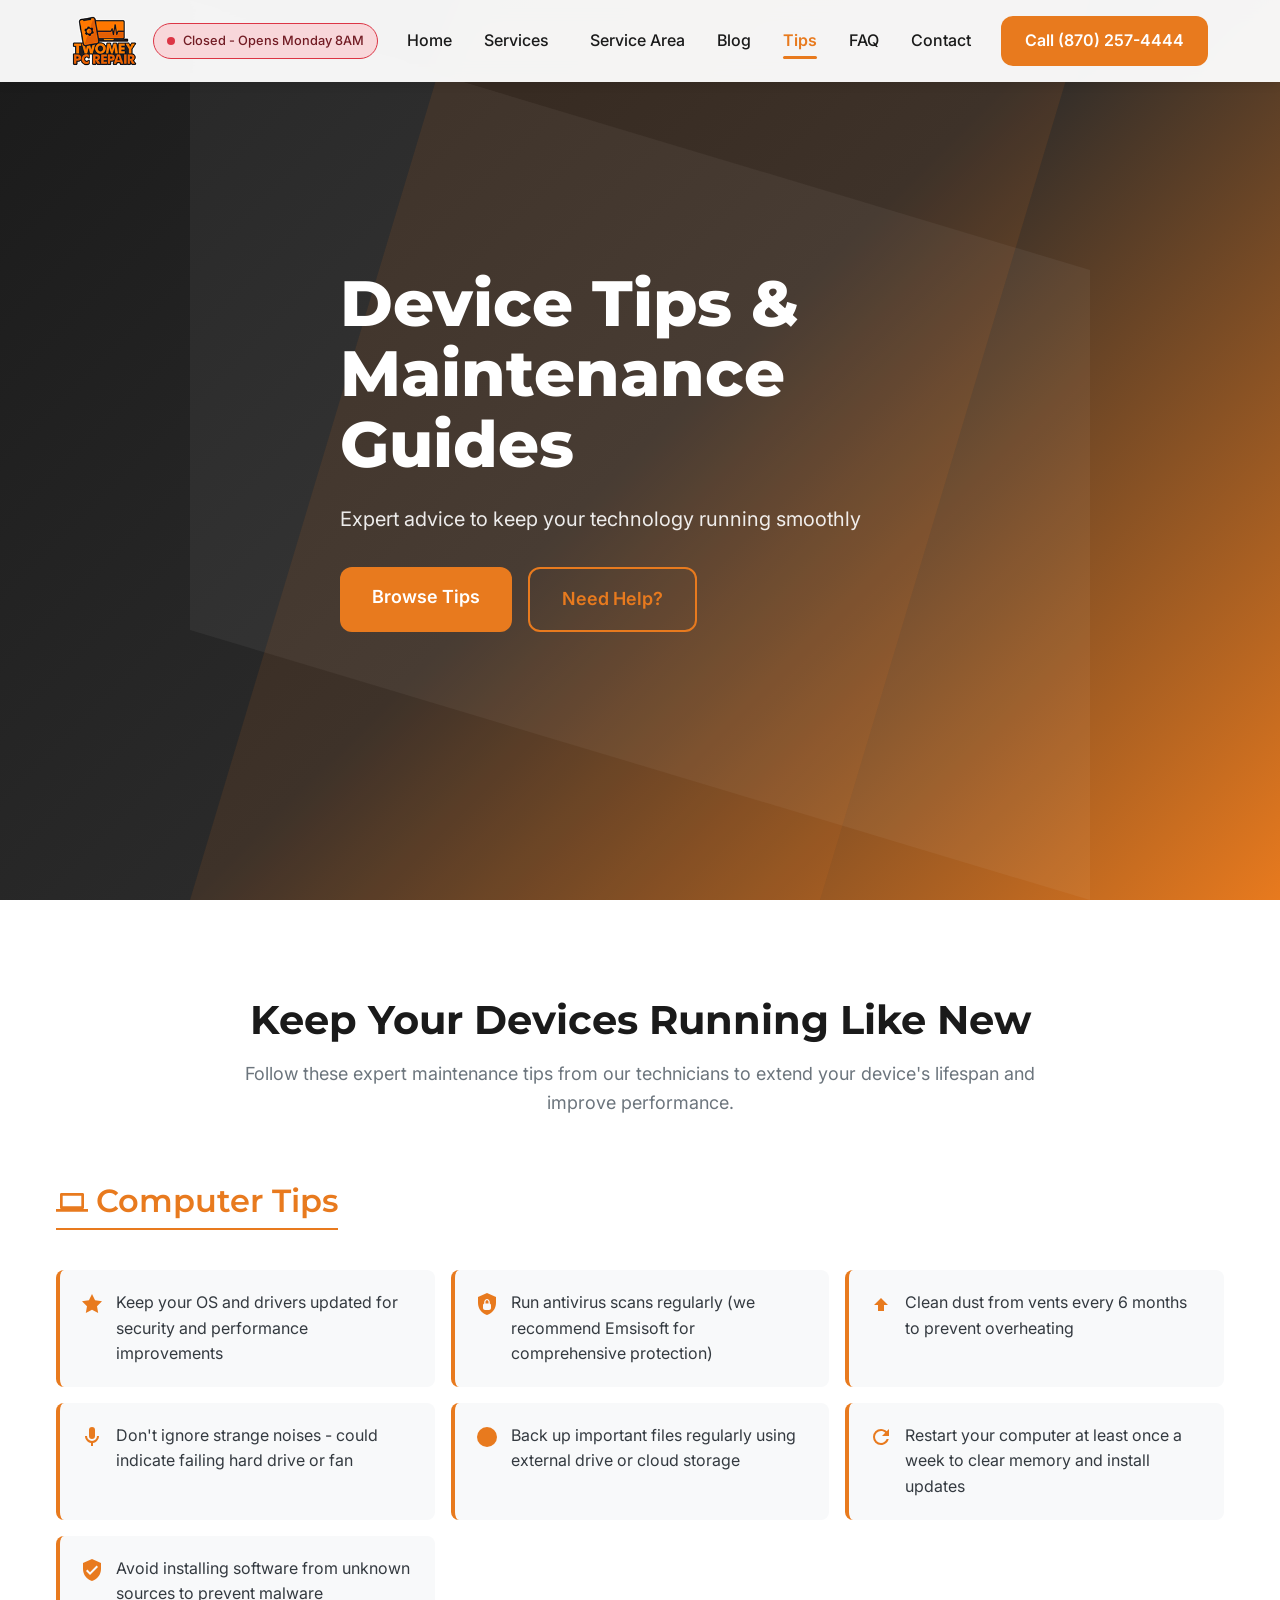
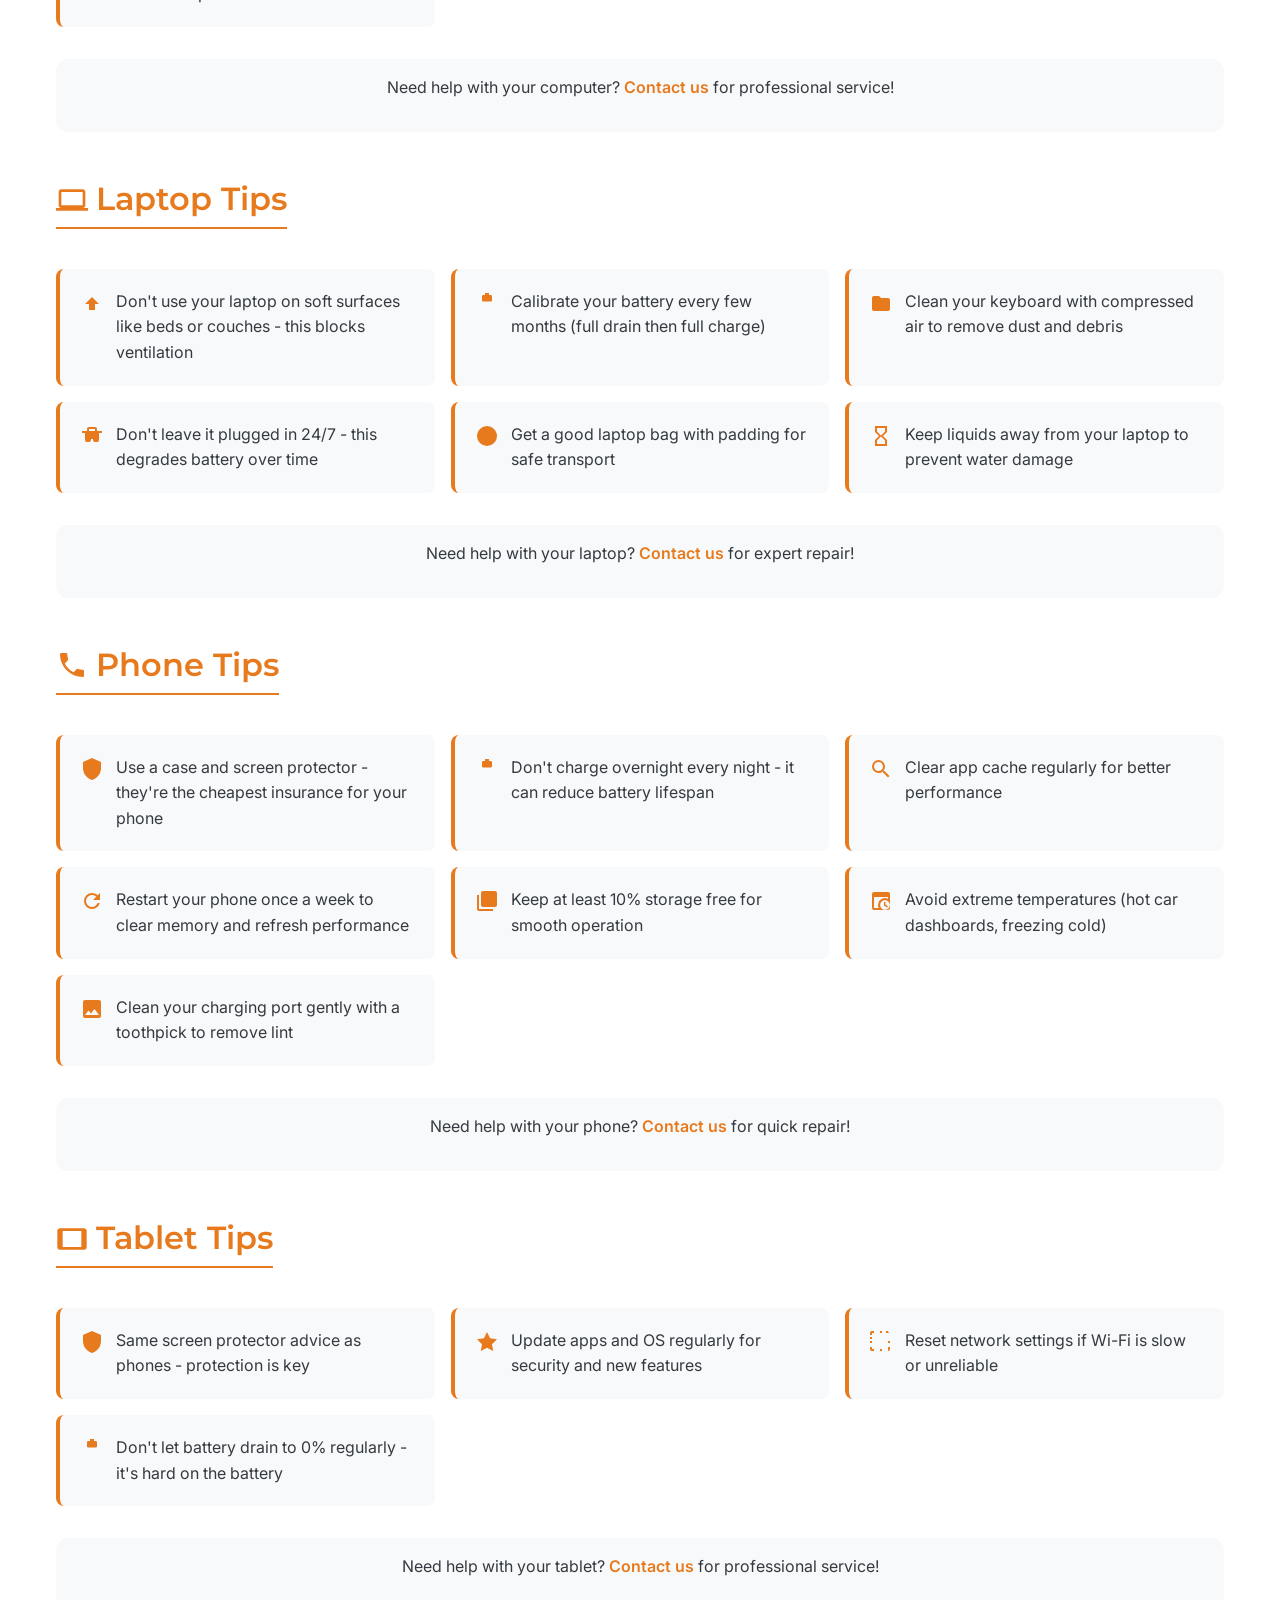
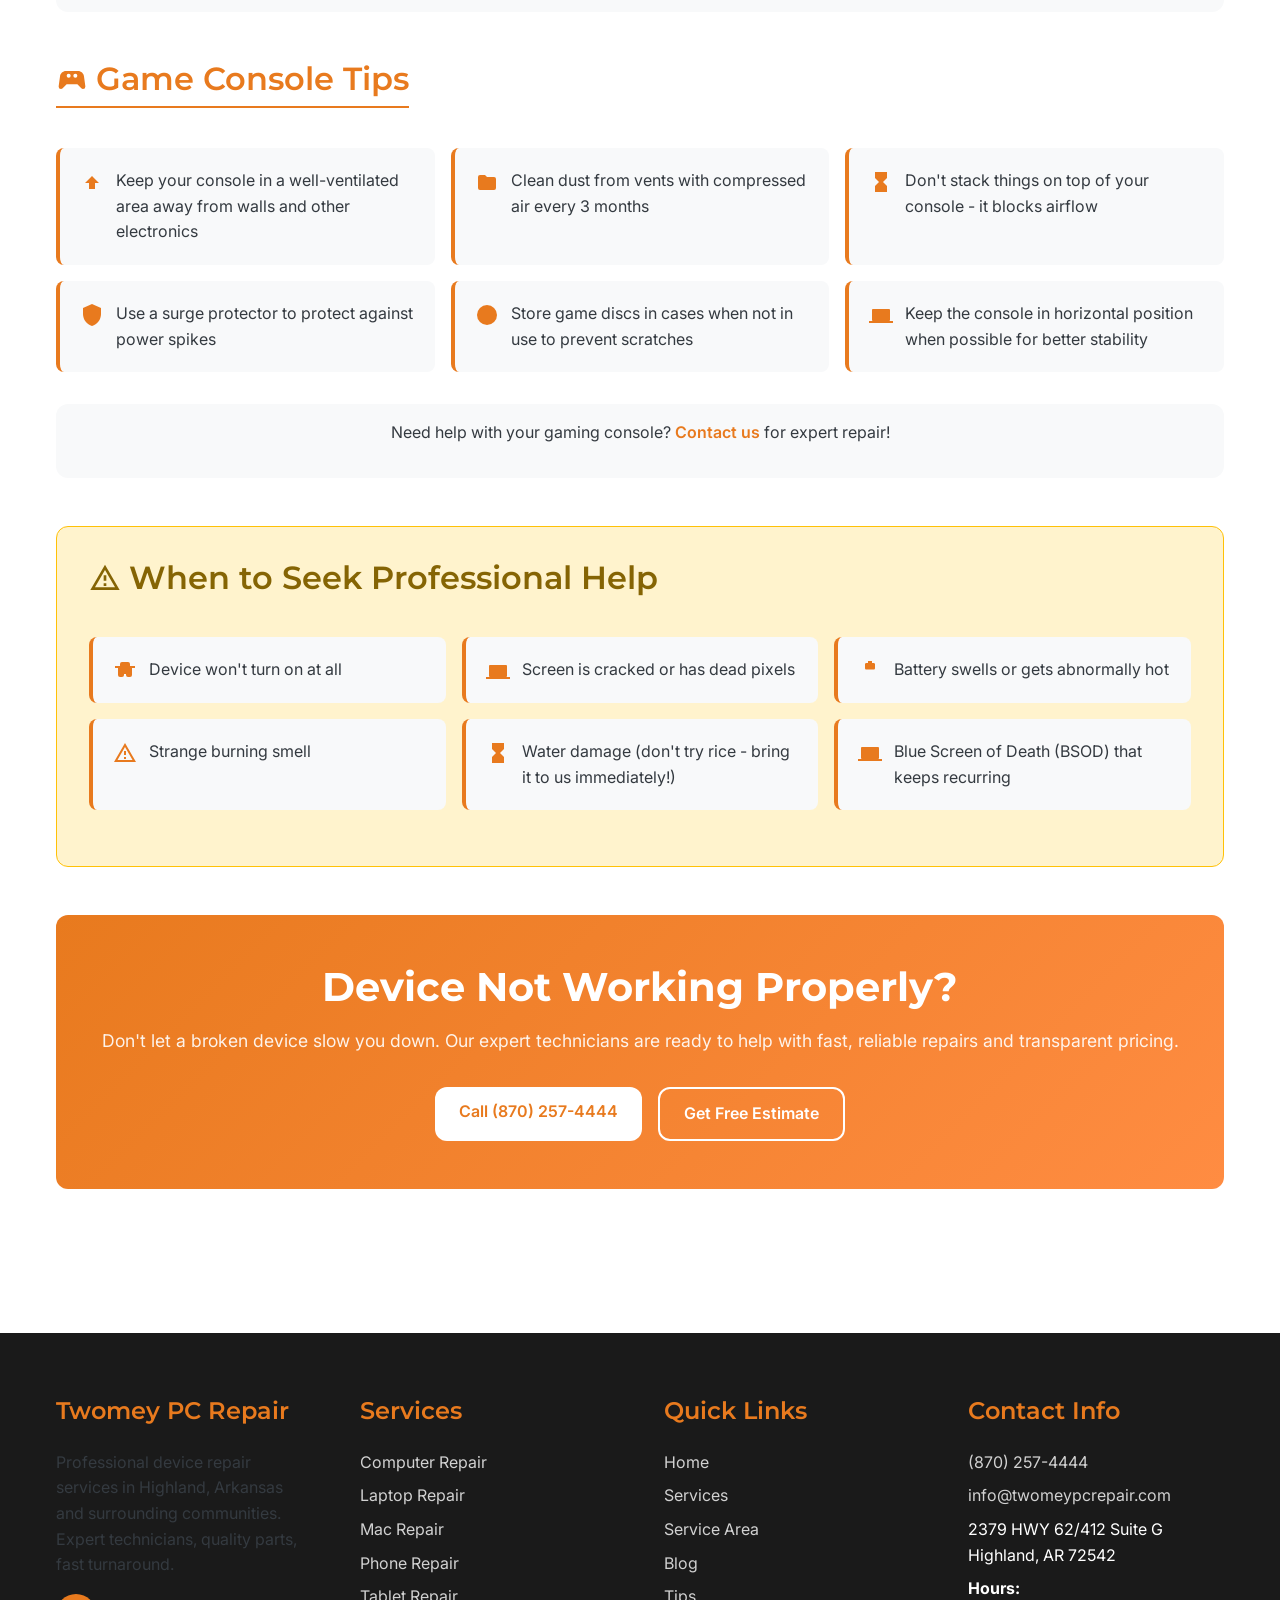
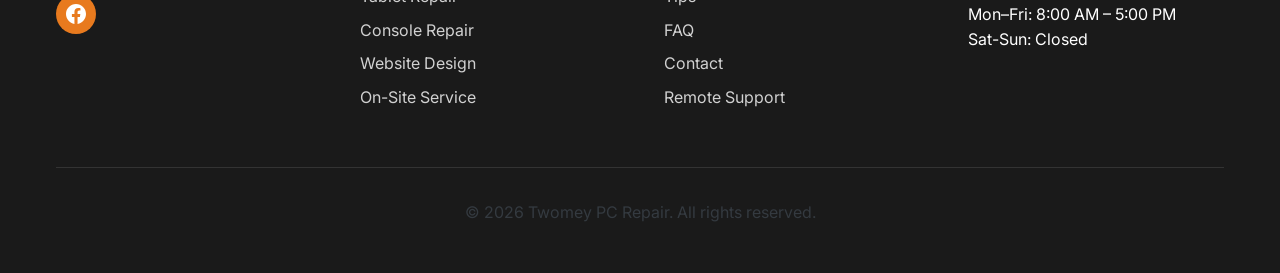
<file: tips.html>
<!DOCTYPE html>
<html lang="en">
<head>
    <meta charset="UTF-8">
    <meta name="viewport" content="width=device-width, initial-scale=1.0">
    <title>Device Tips & Maintenance Guides | Twomey PC Repair Highland Arkansas</title>
    <meta name="description" content="Expert device maintenance tips for computers, laptops, phones, tablets, and gaming consoles. Keep your devices running smoothly with advice from Twomey PC Repair.">
    <meta name="keywords" content="device maintenance tips Highland Arkansas, computer care tips, phone maintenance, laptop tips, gaming console care">
    <meta name="author" content="Twomey PC Repair">
    <meta property="og:title" content="Device Tips & Maintenance Guides | Twomey PC Repair Highland Arkansas">
    <meta property="og:description" content="Expert device maintenance tips to keep your technology running smoothly. Professional advice from Highland Arkansas tech experts.">
    <meta property="og:type" content="website">
    <meta property="og:url" content="https://twomeypcrepair.com/tips.html">
    <meta property="og:image" content="https://twomeypcrepair.com/assets/images/logo.png">
    <link rel="preconnect" href="https://fonts.googleapis.com">
    <link rel="preconnect" href="https://fonts.gstatic.com" crossorigin>
    <link href="https://fonts.googleapis.com/css2?family=Montserrat:wght@300;400;500;600;700;800&family=Inter:wght@300;400;500;600&display=swap" rel="stylesheet">
    <link rel="stylesheet" href="css/style.css">
    <link rel="icon" type="image/png" href="assets/images/logo.png">
</head>
<body>
    <!-- Header -->
    <header class="header">
        <div class="container">
            <div class="header-content">
                <div class="logo-section">
                    <img src="assets/images/logo.png" alt="Twomey PC Repair Logo" class="logo">
                    <div class="business-status-badge">
                        <span class="status-dot"></span>
                        <span class="status-text">Open Today 8AM-5PM</span>
                    </div>
                </div>
                
                <nav class="nav">
                    <a href="index.html">Home</a>
                    <div class="nav-dropdown">
                        <a href="services.html">Services</a>
                        <div class="nav-dropdown-menu">
                            <a href="services/computer-repair.html">Computer Repair</a>
                            <a href="services/laptop-repair.html">Laptop Repair</a>
                            <a href="services/mac-repair.html">Mac Repair</a>
                            <a href="services/phone-repair.html">Phone Repair</a>
                            <a href="services/tablet-repair.html">Tablet Repair</a>
                            <a href="services/game-console-repair.html">Game Console Repair</a>
                            <a href="services/website-design.html">Website Design</a>
                            <a href="services/onsite.html">On-Site Service</a>
                        </div>
                    </div>
                    <a href="service-area.html">Service Area</a>
                    <a href="blog.html">Blog</a>
                    <a href="tips.html" class="active">Tips</a>
                    <a href="faq.html">FAQ</a>
                    <a href="contact.html">Contact</a>
                </nav>
                
                <a href="tel:8702574444" class="cta-button">Call (870) 257-4444</a>
                
                <!-- Mobile Menu Toggle -->
                <button class="mobile-menu-toggle">
                    <span></span>
                    <span></span>
                    <span></span>
                </button>
            </div>
        </div>
        
        <!-- Mobile Menu -->
        <div class="mobile-menu">
            <ul class="mobile-nav">
                <li><a href="index.html">Home</a></li>
                <li>
                    <a href="services.html">Services</a>
                    <ul class="mobile-nav-submenu">
                        <li><a href="services/computer-repair.html">Computer Repair</a></li>
                        <li><a href="services/laptop-repair.html">Laptop Repair</a></li>
                        <li><a href="services/mac-repair.html">Mac Repair</a></li>
                        <li><a href="services/phone-repair.html">Phone Repair</a></li>
                        <li><a href="services/tablet-repair.html">Tablet Repair</a></li>
                        <li><a href="services/game-console-repair.html">Game Console Repair</a></li>
                        <li><a href="services/website-design.html">Website Design</a></li>
                        <li><a href="services/onsite.html">On-Site Service</a></li>
                    </ul>
                </li>
                <li><a href="service-area.html">Service Area</a></li>
                <li><a href="blog.html">Blog</a></li>
                <li><a href="tips.html">Tips</a></li>
                <li><a href="faq.html">FAQ</a></li>
                <li><a href="contact.html">Contact</a></li>
            </ul>
            <a href="tel:8702574444" class="mobile-cta-button">
                <svg width="20" height="20" viewBox="0 0 24 24" fill="currentColor"><path d="M6.62 10.79c1.44 2.83 3.76 5.14 6.59 6.59l2.2-2.2c.27-.27.67-.36 1.02-.24 1.12.37 2.33.57 3.57.57.55 0 1 .45 1 1V20c0 .55-.45 1-1 1-9.39 0-17-7.61-17-17 0-.55.45-1 1-1h3.5c.55 0 1 .45 1 1 0 1.25.2 2.45.57 3.57.11.35.03.74-.25 1.02l-2.2 2.2z"/></svg>
                Call (870) 257-4444
            </a>
        </div>
    </header>

    <!-- Hero Section -->
    <section class="hero">
        <div class="container">
            <div class="hero-content fade-in">
                <h1>Device Tips & Maintenance Guides</h1>
                <p>Expert advice to keep your technology running smoothly</p>
                <div class="hero-buttons">
                    <a href="#computer-tips" class="cta-button">Browse Tips</a>
                    <a href="contact.html" class="cta-button secondary">Need Help?</a>
                </div>
            </div>
        </div>
    </section>

    <!-- Tips Content -->
    <section class="section">
        <div class="container">
            <div class="section-header fade-in">
                <h2>Keep Your Devices Running Like New</h2>
                <p>Follow these expert maintenance tips from our technicians to extend your device's lifespan and improve performance.</p>
            </div>

            <!-- Computer Tips -->
            <div id="computer-tips" class="tips-section fade-in">
                <h3>
                    <svg width="32" height="32" viewBox="0 0 24 24" fill="currentColor"><path d="M20,18C20.5,18 21,17.5 21,17V7C21,6.5 20.5,6 20,6H4C3.5,6 3,6.5 3,7V17C3,17.5 3.5,18 4,18H0V20H24V18H20M5,8H19V16H5V8Z"/></svg>
                    Computer Tips
                </h3>
                <div class="tip-list">
                    <div class="tip-item">
                        <svg width="24" height="24" viewBox="0 0 24 24" fill="currentColor"><path d="M12 2l3.09 6.26L22 9.27l-5 4.87 1.18 6.88L12 17.77l-6.18 3.25L7 14.14 2 9.27l6.91-1.01L12 2z"/></svg>
                        <p>Keep your OS and drivers updated for security and performance improvements</p>
                    </div>
                    <div class="tip-item">
                        <svg width="24" height="24" viewBox="0 0 24 24" fill="currentColor"><path d="M12,1L3,5V11C3,16.55 6.84,21.74 12,23C17.16,21.74 21,16.55 21,11V5L12,1M12,7C13.4,7 14.8,8.6 14.8,10V11.5C15.4,11.9 16,12.4 16,13V16C16,17 15,18 14,18H10C9,18 8,17 8,16V13C8,12.4 8.6,11.9 9.2,11.5V10C9.2,8.6 10.6,7 12,7M12,8.2C11.2,8.2 10.5,8.7 10.5,10V11.5H13.5V10C13.5,8.7 12.8,8.2 12,8.2Z"/></svg>
                        <p>Run antivirus scans regularly (we recommend Emsisoft for comprehensive protection)</p>
                    </div>
                    <div class="tip-item">
                        <svg width="24" height="24" viewBox="0 0 24 24" fill="currentColor"><path d="M19,13H15V19H9V13H5L12,6L19,13Z"/></svg>
                        <p>Clean dust from vents every 6 months to prevent overheating</p>
                    </div>
                    <div class="tip-item">
                        <svg width="24" height="24" viewBox="0 0 24 24" fill="currentColor"><path d="M12,2A3,3 0 0,1 15,5V11A3,3 0 0,1 12,14A3,3 0 0,1 9,11V5A3,3 0 0,1 12,2M19,11C19,14.53 16.39,17.44 13,17.93V21H11V17.93C7.61,17.44 5,14.53 5,11H7A5,5 0 0,0 12,16A5,5 0 0,0 17,11H19Z"/></svg>
                        <p>Don't ignore strange noises - could indicate failing hard drive or fan</p>
                    </div>
                    <div class="tip-item">
                        <svg width="24" height="24" viewBox="0 0 24 24" fill="currentColor"><path d="M12,2A10,10 0 0,0 2,12A10,10 0 0,0 12,22A10,10 0 0,0 22,12A10,10 0 0,0 12,2Z"/></svg>
                        <p>Back up important files regularly using external drive or cloud storage</p>
                    </div>
                    <div class="tip-item">
                        <svg width="24" height="24" viewBox="0 0 24 24" fill="currentColor"><path d="M17.65,6.35C16.2,4.9 14.21,4 12,4A8,8 0 0,0 4,12A8,8 0 0,0 12,20C15.73,20 18.84,17.45 19.73,14H17.65C16.83,16.33 14.61,18 12,18A6,6 0 0,1 6,12A6,6 0 0,1 12,6C13.66,6 15.14,6.69 16.22,7.78L13,11H20V4L17.65,6.35Z"/></svg>
                        <p>Restart your computer at least once a week to clear memory and install updates</p>
                    </div>
                    <div class="tip-item">
                        <svg width="24" height="24" viewBox="0 0 24 24" fill="currentColor"><path d="M12,1L3,5V11C3,16.55 6.84,21.74 12,23C17.16,21.74 21,16.55 21,11V5L12,1M10,17L6,13L7.41,11.59L10,14.17L16.59,7.58L18,9L10,17Z"/></svg>
                        <p>Avoid installing software from unknown sources to prevent malware</p>
                    </div>
                </div>
                <div class="tips-cta">
                    <p>Need help with your computer? <a href="contact.html">Contact us</a> for professional service!</p>
                </div>
            </div>

            <!-- Laptop Tips -->
            <div class="tips-section fade-in">
                <h3>
                    <svg width="32" height="32" viewBox="0 0 24 24" fill="currentColor"><path d="M4,6H20V16H4M20,18A2,2 0 0,0 22,16V6C22,4.89 21.1,4 20,4H4A2,2 0 0,0 2,6V16A2,2 0 0,0 4,18H0V20H24V18H20Z"/></svg>
                    Laptop Tips
                </h3>
                <div class="tip-list">
                    <div class="tip-item">
                        <svg width="24" height="24" viewBox="0 0 24 24" fill="currentColor"><path d="M19,13H15V19H9V13H5L12,6L19,13Z"/></svg>
                        <p>Don't use your laptop on soft surfaces like beds or couches - this blocks ventilation</p>
                    </div>
                    <div class="tip-item">
                        <svg width="24" height="24" viewBox="0 0 24 24" fill="currentColor"><path d="M15.67,4H14V2H10V4H8.33C7.6,4 7,4.6 7,5.33V9.17C7,9.84 7.6,10.44 8.33,10.44H15.67C16.4,10.44 17,9.84 17,9.17V5.33C17,4.6 16.4,4 15.67,4Z"/></svg>
                        <p>Calibrate your battery every few months (full drain then full charge)</p>
                    </div>
                    <div class="tip-item">
                        <svg width="24" height="24" viewBox="0 0 24 24" fill="currentColor"><path d="M5,5H10L12,7H19A2,2 0 0,1 21,9V18A2,2 0 0,1 19,20H5A2,2 0 0,1 3,18V7A2,2 0 0,1 5,5Z"/></svg>
                        <p>Clean your keyboard with compressed air to remove dust and debris</p>
                    </div>
                    <div class="tip-item">
                        <svg width="24" height="24" viewBox="0 0 24 24" fill="currentColor"><path d="M17,7H22V9H19V16A2,2 0 0,1 17,18H15A2,2 0 0,1 13,16V15H11V16A2,2 0 0,1 9,18H7A2,2 0 0,1 5,16V9H2V7H7V5A2,2 0 0,1 9,3H15A2,2 0 0,1 17,5V7M15,5H9V7H15V5Z"/></svg>
                        <p>Don't leave it plugged in 24/7 - this degrades battery over time</p>
                    </div>
                    <div class="tip-item">
                        <svg width="24" height="24" viewBox="0 0 24 24" fill="currentColor"><path d="M12,2A10,10 0 0,0 2,12A10,10 0 0,0 12,22A10,10 0 0,0 22,12A10,10 0 0,0 12,2Z"/></svg>
                        <p>Get a good laptop bag with padding for safe transport</p>
                    </div>
                    <div class="tip-item">
                        <svg width="24" height="24" viewBox="0 0 24 24" fill="currentColor"><path d="M6,2V8H6V8L10,12L6,16V16H6V22H18V16H18V16L14,12L18,8V8H18V2H6M16,16.5V20H8V16.5L12,12.5L16,16.5M12,11.5L8,7.5V4H16V7.5L12,11.5Z"/></svg>
                        <p>Keep liquids away from your laptop to prevent water damage</p>
                    </div>
                </div>
                <div class="tips-cta">
                    <p>Need help with your laptop? <a href="contact.html">Contact us</a> for expert repair!</p>
                </div>
            </div>

            <!-- Phone Tips -->
            <div class="tips-section fade-in">
                <h3>
                    <svg width="32" height="32" viewBox="0 0 24 24" fill="currentColor"><path d="M6.62,10.79C8.06,13.62 10.38,15.94 13.21,17.38L15.41,15.18C15.68,14.91 16.08,14.82 16.43,14.93C17.55,15.3 18.75,15.5 20,15.5A1,1 0 0,1 21,16.5V20A1,1 0 0,1 20,21A17,17 0 0,1 3,4A1,1 0 0,1 4,3H7.5A1,1 0 0,1 8.5,4C8.5,5.25 8.7,6.45 9.07,7.57C9.18,7.92 9.1,8.31 8.82,8.59L6.62,10.79Z"/></svg>
                    Phone Tips
                </h3>
                <div class="tip-list">
                    <div class="tip-item">
                        <svg width="24" height="24" viewBox="0 0 24 24" fill="currentColor"><path d="M12,1L3,5V11C3,16.55 6.84,21.74 12,23C17.16,21.74 21,16.55 21,11V5L12,1Z"/></svg>
                        <p>Use a case and screen protector - they're the cheapest insurance for your phone</p>
                    </div>
                    <div class="tip-item">
                        <svg width="24" height="24" viewBox="0 0 24 24" fill="currentColor"><path d="M15.67,4H14V2H10V4H8.33C7.6,4 7,4.6 7,5.33V9.17C7,9.84 7.6,10.44 8.33,10.44H15.67C16.4,10.44 17,9.84 17,9.17V5.33C17,4.6 16.4,4 15.67,4Z"/></svg>
                        <p>Don't charge overnight every night - it can reduce battery lifespan</p>
                    </div>
                    <div class="tip-item">
                        <svg width="24" height="24" viewBox="0 0 24 24" fill="currentColor"><path d="M9.5,3A6.5,6.5 0 0,1 16,9.5C16,11.11 15.41,12.59 14.44,13.73L14.71,14H15.5L20.5,19L19,20.5L14,15.5V14.71L13.73,14.44C12.59,15.41 11.11,16 9.5,16A6.5,6.5 0 0,1 3,9.5A6.5,6.5 0 0,1 9.5,3M9.5,5C7,5 5,7 5,9.5C5,12 7,14 9.5,14C12,14 14,12 14,9.5C14,7 12,5 9.5,5Z"/></svg>
                        <p>Clear app cache regularly for better performance</p>
                    </div>
                    <div class="tip-item">
                        <svg width="24" height="24" viewBox="0 0 24 24" fill="currentColor"><path d="M17.65,6.35C16.2,4.9 14.21,4 12,4A8,8 0 0,0 4,12A8,8 0 0,0 12,20C15.73,20 18.84,17.45 19.73,14H17.65C16.83,16.33 14.61,18 12,18A6,6 0 0,1 6,12A6,6 0 0,1 12,6C13.66,6 15.14,6.69 16.22,7.78L13,11H20V4L17.65,6.35Z"/></svg>
                        <p>Restart your phone once a week to clear memory and refresh performance</p>
                    </div>
                    <div class="tip-item">
                        <svg width="24" height="24" viewBox="0 0 24 24" fill="currentColor"><path d="M4,6H2V20A2,2 0 0,0 4,22H18V20H4V6M20,2H8A2,2 0 0,0 6,4V16A2,2 0 0,0 8,18H20A2,2 0 0,0 22,16V4A2,2 0 0,0 20,2Z"/></svg>
                        <p>Keep at least 10% storage free for smooth operation</p>
                    </div>
                    <div class="tip-item">
                        <svg width="24" height="24" viewBox="0 0 24 24" fill="currentColor"><path d="M15,13H16.5V15.82L18.94,17.23L18.19,18.53L15,16.69V13M19,8H5V19H9.67C9.24,18.09 9,17.07 9,16A7,7 0 0,1 16,9C17.07,9 18.09,9.24 19,9.67V8M19,3A2,2 0 0,1 21,5V19A2,2 0 0,1 19,21H5A2,2 0 0,1 3,19V5A2,2 0 0,1 5,3H19M16,11.15A4.85,4.85 0 0,0 11.15,16C11.15,18.68 13.32,20.85 16,20.85A4.85,4.85 0 0,0 20.85,16C20.85,13.32 18.68,11.15 16,11.15Z"/></svg>
                        <p>Avoid extreme temperatures (hot car dashboards, freezing cold)</p>
                    </div>
                    <div class="tip-item">
                        <svg width="24" height="24" viewBox="0 0 24 24" fill="currentColor"><path d="M8.5,13.5L11,16.5L14.5,12L19,18H5M21,19V5C21,3.89 20.1,3 19,3H5A2,2 0 0,0 3,5V19A2,2 0 0,0 5,21H19A2,2 0 0,0 21,19Z"/></svg>
                        <p>Clean your charging port gently with a toothpick to remove lint</p>
                    </div>
                </div>
                <div class="tips-cta">
                    <p>Need help with your phone? <a href="contact.html">Contact us</a> for quick repair!</p>
                </div>
            </div>

            <!-- Tablet Tips -->
            <div class="tips-section fade-in">
                <h3>
                    <svg width="32" height="32" viewBox="0 0 24 24" fill="currentColor"><path d="M19,18H5V6H19M21,4H3C1.89,4 1,4.89 1,6V18A2,2 0 0,0 3,20H21A2,2 0 0,0 23,18V6C23,4.89 22.1,4 21,4Z"/></svg>
                    Tablet Tips
                </h3>
                <div class="tip-list">
                    <div class="tip-item">
                        <svg width="24" height="24" viewBox="0 0 24 24" fill="currentColor"><path d="M12,1L3,5V11C3,16.55 6.84,21.74 12,23C17.16,21.74 21,16.55 21,11V5L12,1Z"/></svg>
                        <p>Same screen protector advice as phones - protection is key</p>
                    </div>
                    <div class="tip-item">
                        <svg width="24" height="24" viewBox="0 0 24 24" fill="currentColor"><path d="M12 2l3.09 6.26L22 9.27l-5 4.87 1.18 6.88L12 17.77l-6.18 3.25L7 14.14 2 9.27l6.91-1.01L12 2z"/></svg>
                        <p>Update apps and OS regularly for security and new features</p>
                    </div>
                    <div class="tip-item">
                        <svg width="24" height="24" viewBox="0 0 24 24" fill="currentColor"><path d="M3,3V5H1V3A2,2 0 0,1 3,1H5V3H3M3,13V11H1V13H3M3,21A2,2 0 0,1 1,19V17H3V21M5,21V19H3V21H5M11,21H13V19H11V21M19,21V17H21V19A2,2 0 0,1 19,21M21,13V11H19V13H21M21,5V3A2,2 0 0,1 19,1V3H21M19,1V3H17V1H19M13,1H11V3H13V1M3,9V7H1V9H3Z"/></svg>
                        <p>Reset network settings if Wi-Fi is slow or unreliable</p>
                    </div>
                    <div class="tip-item">
                        <svg width="24" height="24" viewBox="0 0 24 24" fill="currentColor"><path d="M15.67,4H14V2H10V4H8.33C7.6,4 7,4.6 7,5.33V9.17C7,9.84 7.6,10.44 8.33,10.44H15.67C16.4,10.44 17,9.84 17,9.17V5.33C17,4.6 16.4,4 15.67,4Z"/></svg>
                        <p>Don't let battery drain to 0% regularly - it's hard on the battery</p>
                    </div>
                </div>
                <div class="tips-cta">
                    <p>Need help with your tablet? <a href="contact.html">Contact us</a> for professional service!</p>
                </div>
            </div>

            <!-- Game Console Tips -->
            <div class="tips-section fade-in">
                <h3>
                    <svg width="32" height="32" viewBox="0 0 24 24" fill="currentColor"><path d="M7.97,16L5,19C4.67,19.3 4.23,19.5 3.75,19.5A1.75,1.75 0 0,1 2,17.75V17.5L3,10.12C3.21,7.81 5.14,6 7.5,6H16.5C18.86,6 20.79,7.81 21,10.12L22,17.5V17.75A1.75,1.75 0 0,1 20.25,19.5C19.77,19.5 19.33,19.3 19,19L16.03,16H7.97M9.5,8A1.5,1.5 0 0,0 8,9.5A1.5,1.5 0 0,0 9.5,11A1.5,1.5 0 0,0 11,9.5A1.5,1.5 0 0,0 9.5,8M14.5,8A1.5,1.5 0 0,0 13,9.5A1.5,1.5 0 0,0 14.5,11A1.5,1.5 0 0,0 16,9.5A1.5,1.5 0 0,0 14.5,8Z"/></svg>
                    Game Console Tips
                </h3>
                <div class="tip-list">
                    <div class="tip-item">
                        <svg width="24" height="24" viewBox="0 0 24 24" fill="currentColor"><path d="M19,13H15V19H9V13H5L12,6L19,13Z"/></svg>
                        <p>Keep your console in a well-ventilated area away from walls and other electronics</p>
                    </div>
                    <div class="tip-item">
                        <svg width="24" height="24" viewBox="0 0 24 24" fill="currentColor"><path d="M5,5H10L12,7H19A2,2 0 0,1 21,9V18A2,2 0 0,1 19,20H5A2,2 0 0,1 3,18V7A2,2 0 0,1 5,5Z"/></svg>
                        <p>Clean dust from vents with compressed air every 3 months</p>
                    </div>
                    <div class="tip-item">
                        <svg width="24" height="24" viewBox="0 0 24 24" fill="currentColor"><path d="M6,2V8H6V8L10,12L6,16V16H6V22H18V16H18V16L14,12L18,8V8H18V2H6Z"/></svg>
                        <p>Don't stack things on top of your console - it blocks airflow</p>
                    </div>
                    <div class="tip-item">
                        <svg width="24" height="24" viewBox="0 0 24 24" fill="currentColor"><path d="M12,1L3,5V11C3,16.55 6.84,21.74 12,23C17.16,21.74 21,16.55 21,11V5L12,1Z"/></svg>
                        <p>Use a surge protector to protect against power spikes</p>
                    </div>
                    <div class="tip-item">
                        <svg width="24" height="24" viewBox="0 0 24 24" fill="currentColor"><path d="M12,2A10,10 0 0,0 2,12A10,10 0 0,0 12,22A10,10 0 0,0 22,12A10,10 0 0,0 12,2Z"/></svg>
                        <p>Store game discs in cases when not in use to prevent scratches</p>
                    </div>
                    <div class="tip-item">
                        <svg width="24" height="24" viewBox="0 0 24 24" fill="currentColor"><path d="M20,18C20.5,18 21,17.5 21,17V7C21,6.5 20.5,6 20,6H4C3.5,6 3,6.5 3,7V17C3,17.5 3.5,18 4,18H0V20H24V18H20Z"/></svg>
                        <p>Keep the console in horizontal position when possible for better stability</p>
                    </div>
                </div>
                <div class="tips-cta">
                    <p>Need help with your gaming console? <a href="contact.html">Contact us</a> for expert repair!</p>
                </div>
            </div>

            <!-- Warning Section -->
            <div class="warning-section fade-in">
                <h3>
                    <svg width="32" height="32" viewBox="0 0 24 24" fill="currentColor"><path d="M12,2L1,21H23M12,6L19.53,19H4.47M11,10V14H13V10M11,16V18H13V16"/></svg>
                    When to Seek Professional Help
                </h3>
                <div class="tip-list">
                    <div class="tip-item">
                        <svg width="24" height="24" viewBox="0 0 24 24" fill="currentColor"><path d="M17,7H22V9H19V16A2,2 0 0,1 17,18H15A2,2 0 0,1 13,16V15H11V16A2,2 0 0,1 9,18H7A2,2 0 0,1 5,16V9H2V7H7V5A2,2 0 0,1 9,3H15A2,2 0 0,1 17,5V7Z"/></svg>
                        <p>Device won't turn on at all</p>
                    </div>
                    <div class="tip-item">
                        <svg width="24" height="24" viewBox="0 0 24 24" fill="currentColor"><path d="M20,18C20.5,18 21,17.5 21,17V7C21,6.5 20.5,6 20,6H4C3.5,6 3,6.5 3,7V17C3,17.5 3.5,18 4,18H0V20H24V18H20Z"/></svg>
                        <p>Screen is cracked or has dead pixels</p>
                    </div>
                    <div class="tip-item">
                        <svg width="24" height="24" viewBox="0 0 24 24" fill="currentColor"><path d="M15.67,4H14V2H10V4H8.33C7.6,4 7,4.6 7,5.33V9.17C7,9.84 7.6,10.44 8.33,10.44H15.67C16.4,10.44 17,9.84 17,9.17V5.33C17,4.6 16.4,4 15.67,4Z"/></svg>
                        <p>Battery swells or gets abnormally hot</p>
                    </div>
                    <div class="tip-item">
                        <svg width="24" height="24" viewBox="0 0 24 24" fill="currentColor"><path d="M12,2L1,21H23M12,6L19.53,19H4.47M11,10V14H13V10M11,16V18H13V16"/></svg>
                        <p>Strange burning smell</p>
                    </div>
                    <div class="tip-item">
                        <svg width="24" height="24" viewBox="0 0 24 24" fill="currentColor"><path d="M6,2V8H6V8L10,12L6,16V16H6V22H18V16H18V16L14,12L18,8V8H18V2H6Z"/></svg>
                        <p>Water damage (don't try rice - bring it to us immediately!)</p>
                    </div>
                    <div class="tip-item">
                        <svg width="24" height="24" viewBox="0 0 24 24" fill="currentColor"><path d="M20,18C20.5,18 21,17.5 21,17V7C21,6.5 20.5,6 20,6H4C3.5,6 3,6.5 3,7V17C3,17.5 3.5,18 4,18H0V20H24V18H20Z"/></svg>
                        <p>Blue Screen of Death (BSOD) that keeps recurring</p>
                    </div>
                </div>
            </div>

            <!-- Final CTA -->
            <div class="section-cta fade-in">
                <div class="cta-content">
                    <h2>Device Not Working Properly?</h2>
                    <p>Don't let a broken device slow you down. Our expert technicians are ready to help with fast, reliable repairs and transparent pricing.</p>
                    <div class="cta-buttons">
                        <a href="tel:8702574444" class="cta-button">Call (870) 257-4444</a>
                        <a href="contact.html" class="cta-button secondary">Get Free Estimate</a>
                    </div>
                </div>
            </div>
        </div>
    </section>

    <!-- Footer -->
    <footer class="footer">
        <div class="container">
            <div class="footer-content">
                <div class="footer-section">
                    <h4>Twomey PC Repair</h4>
                    <p>Professional device repair services in Highland, Arkansas and surrounding communities. Expert technicians, quality parts, fast turnaround.</p>
                    <div class="social-links">
                        <a href="https://www.facebook.com/TwomeyPCRepair" target="_blank" class="social-link">
                            <svg width="20" height="20" viewBox="0 0 24 24" fill="currentColor"><path d="M24 12.073c0-6.627-5.373-12-12-12s-12 5.373-12 12c0 5.99 4.388 10.954 10.125 11.854v-8.385H7.078v-3.47h3.047V9.43c0-3.007 1.792-4.669 4.533-4.669 1.312 0 2.686.235 2.686.235v2.953H15.83c-1.491 0-1.956.925-1.956 1.874v2.25h3.328l-.532 3.47h-2.796v8.385C19.612 23.027 24 18.062 24 12.073z"/></svg>
                        </a>
                    </div>
                </div>
                
                <div class="footer-section">
                    <h4>Services</h4>
                    <ul>
                        <li><a href="services/computer-repair.html">Computer Repair</a></li>
                        <li><a href="services/laptop-repair.html">Laptop Repair</a></li>
                        <li><a href="services/mac-repair.html">Mac Repair</a></li>
                        <li><a href="services/phone-repair.html">Phone Repair</a></li>
                        <li><a href="services/tablet-repair.html">Tablet Repair</a></li>
                        <li><a href="services/game-console-repair.html">Console Repair</a></li>
                        <li><a href="services/website-design.html">Website Design</a></li>
                        <li><a href="services/onsite.html">On-Site Service</a></li>
                    </ul>
                </div>
                
                <div class="footer-section">
                    <h4>Quick Links</h4>
                    <ul>
                        <li><a href="index.html">Home</a></li>
                        <li><a href="services.html">Services</a></li>
                        <li><a href="service-area.html">Service Area</a></li>
                        <li><a href="blog.html">Blog</a></li>
                        <li><a href="tips.html">Tips</a></li>
                        <li><a href="faq.html">FAQ</a></li>
                        <li><a href="contact.html">Contact</a></li>
                        <li><a href="https://remote.twomey.tech/customer" target="_blank">Remote Support</a></li>
                    </ul>
                </div>
                
                <div class="footer-section">
                    <h4>Contact Info</h4>
                    <ul>
                        <li><a href="tel:8702574444">(870) 257-4444</a></li>
                        <li><a href="mailto:info@twomeypcrepair.com">info@twomeypcrepair.com</a></li>
                        <li>2379 HWY 62/412 Suite G<br>Highland, AR 72542</li>
                        <li><strong>Hours:</strong><br>Mon–Fri: 8:00 AM – 5:00 PM<br>Sat-Sun: Closed</li>
                    </ul>
                </div>
            </div>
            
            <div class="footer-bottom">
                <p>&copy; <span class="copyright-year">2024</span> Twomey PC Repair. All rights reserved.</p>
            </div>
        </div>
    </footer>

    <!-- Floating Call Button (Mobile) -->
    <a href="tel:8702574444" class="floating-call">
        <svg width="28" height="28" viewBox="0 0 24 24" fill="currentColor"><path d="M6.62 10.79c1.44 2.83 3.76 5.14 6.59 6.59l2.2-2.2c.27-.27.67-.36 1.02-.24 1.12.37 2.33.57 3.57.57.55 0 1 .45 1 1V20c0 .55-.45 1-1 1-9.39 0-17-7.61-17-17 0-.55.45-1 1-1h3.5c.55 0 1 .45 1 1 0 1.25.2 2.45.57 3.57.11.35.03.74-.25 1.02l-2.2 2.2z"/></svg>
    </a>

    <!-- Back to Top Button -->
    <button class="back-to-top" id="backToTop">
        <svg width="20" height="20" viewBox="0 0 24 24" fill="currentColor"><path d="M7.41 15.41L12 10.83l4.59 4.58L18 14l-6-6-6 6z"/></svg>
    </button>

    <!-- JavaScript -->
    <script src="js/main.js"></script>
</body>
</html>
</file>
<file: css/style.css>
/* Google Fonts loaded via HTML link tags for better performance */

/* CSS Custom Properties */
:root {
  --primary-orange: #e87a1e;
  --primary-black: #1a1a1a;
  --white: #ffffff;
  --light-gray: #f8f9fa;
  --medium-gray: #6c757d;
  --dark-gray: #343a40;
  --shadow-light: 0 2px 10px rgba(0,0,0,0.1);
  --shadow-medium: 0 4px 20px rgba(0,0,0,0.15);
  --shadow-heavy: 0 10px 40px rgba(0,0,0,0.2);
  --border-radius: 12px;
  --transition: all 0.3s cubic-bezier(0.4, 0, 0.2, 1);
}

/* Reset and Base Styles */
* {
  margin: 0;
  padding: 0;
  box-sizing: border-box;
}

html {
  scroll-behavior: smooth;
}

body {
  font-family: 'Inter', sans-serif;
  font-weight: 400;
  line-height: 1.6;
  color: var(--primary-black);
  background: var(--white);
  overflow-x: hidden;
}

/* Typography */
h1, h2, h3, h4, h5, h6 {
  font-family: 'Montserrat', sans-serif;
  font-weight: 600;
  line-height: 1.2;
  margin-bottom: 1rem;
}

h1 { font-size: 3rem; font-weight: 800; }
h2 { font-size: 2.5rem; font-weight: 700; }
h3 { font-size: 2rem; font-weight: 600; }
h4 { font-size: 1.5rem; font-weight: 600; }
h5 { font-size: 1.25rem; font-weight: 600; }
h6 { font-size: 1rem; font-weight: 600; }

p {
  margin-bottom: 1rem;
  color: var(--dark-gray);
}

a {
  text-decoration: none;
  color: var(--primary-orange);
  transition: var(--transition);
}

a:hover {
  opacity: 0.8;
}

img {
  max-width: 100%;
  height: auto;
  display: block;
}

/* Container System */
.container {
  max-width: 1200px;
  margin: 0 auto;
  padding: 0 1rem;
}

.container-wide {
  max-width: 1400px;
  margin: 0 auto;
  padding: 0 1rem;
}

/* Header */
.header {
  position: fixed;
  top: 0;
  left: 0;
  right: 0;
  background: rgba(255, 255, 255, 0.95);
  backdrop-filter: blur(10px);
  box-shadow: var(--shadow-light);
  z-index: 1000;
  transition: var(--transition);
}

.header-content {
  display: flex;
  align-items: center;
  justify-content: space-between;
  padding: 1rem;
}

.logo {
  height: 50px;
  width: auto;
}

.nav {
  display: flex;
  list-style: none;
  gap: 2rem;
}

.nav a {
  color: var(--primary-black);
  font-weight: 500;
  font-size: 1rem;
  position: relative;
}

.nav a.active::after,
.nav a:hover::after {
  content: '';
  position: absolute;
  bottom: -5px;
  left: 0;
  right: 0;
  height: 3px;
  background: var(--primary-orange);
  border-radius: 2px;
}

.nav a.active::after {
  opacity: 1;
}

.nav a::after {
  opacity: 0;
  transition: var(--transition);
}

.nav a:hover::after {
  opacity: 1;
}

.cta-button {
  background: var(--primary-orange);
  color: var(--white);
  padding: 0.75rem 1.5rem;
  border-radius: var(--border-radius);
  font-weight: 600;
  font-size: 1rem;
  border: none;
  cursor: pointer;
  transition: var(--transition);
  text-decoration: none;
  display: inline-block;
}

.cta-button:hover {
  background: #d16a0f;
  transform: translateY(-2px);
  box-shadow: var(--shadow-medium);
  color: var(--white);
}

.cta-button.secondary {
  background: transparent;
  color: var(--primary-orange);
  border: 2px solid var(--primary-orange);
}

.cta-button.secondary:hover {
  background: var(--primary-orange);
  color: var(--white);
}

/* Mobile Menu */
.mobile-menu-toggle {
  display: none;
  flex-direction: column;
  gap: 4px;
  background: none;
  border: none;
  cursor: pointer;
  padding: 0.5rem;
}

.mobile-menu-toggle span {
  width: 25px;
  height: 3px;
  background: var(--primary-black);
  transition: var(--transition);
}

.mobile-menu {
  display: none;
  position: fixed;
  top: 80px;
  left: 0;
  right: 0;
  background: var(--white);
  box-shadow: var(--shadow-medium);
  padding: 2rem;
}

.mobile-menu.active {
  display: block;
}

.mobile-nav {
  list-style: none;
  display: flex;
  flex-direction: column;
  gap: 1rem;
}

.mobile-nav a {
  font-size: 1.25rem;
  font-weight: 600;
  color: var(--primary-black);
  padding: 0.5rem 0;
}

/* Hero Section */
.hero {
  min-height: 100vh;
  display: flex;
  align-items: center;
  position: relative;
  overflow: hidden;
  background: linear-gradient(135deg, var(--primary-black) 0%, #2a2a2a 50%, var(--primary-orange) 100%);
}

.hero::before {
  content: '';
  position: absolute;
  top: 0;
  left: 0;
  right: 0;
  bottom: 0;
  background: url('data:image/svg+xml,<svg xmlns="http://www.w3.org/2000/svg" viewBox="0 0 1000 1000"><polygon fill="rgba(255,255,255,0.05)" points="0,0 1000,300 1000,1000 0,700"/><polygon fill="rgba(232,122,30,0.1)" points="0,1000 300,0 1000,0 700,1000"/></svg>');
  background-size: 100% 100%;
}

.hero-content {
  position: relative;
  z-index: 2;
  color: var(--white);
  max-width: 600px;
}

.hero h1 {
  font-size: 4rem;
  font-weight: 800;
  margin-bottom: 1.5rem;
  line-height: 1.1;
}

.hero p {
  font-size: 1.25rem;
  margin-bottom: 2rem;
  color: rgba(255, 255, 255, 0.9);
}

.hero-buttons {
  display: flex;
  gap: 1rem;
  flex-wrap: wrap;
}

.hero .cta-button {
  font-size: 1.125rem;
  padding: 1rem 2rem;
}

/* Trust Bar */
.trust-bar {
  background: var(--light-gray);
  padding: 1.5rem 0;
  border-top: 3px solid var(--primary-orange);
}

.trust-items {
  display: flex;
  justify-content: space-around;
  flex-wrap: wrap;
  gap: 1rem;
}

.trust-item {
  text-align: center;
  font-weight: 600;
  color: var(--dark-gray);
  font-size: 1rem;
}

/* Sections */
.section {
  padding: 6rem 0;
}

.section-dark {
  background: var(--primary-black);
  color: var(--white);
}

.section-light {
  background: var(--light-gray);
}

.section-header {
  text-align: center;
  max-width: 800px;
  margin: 0 auto 4rem;
}

.section-header h2 {
  margin-bottom: 1rem;
}

.section-header p {
  font-size: 1.125rem;
  color: var(--medium-gray);
}

.section-dark .section-header p {
  color: rgba(255, 255, 255, 0.8);
}

/* Grid Systems */
.grid {
  display: grid;
  gap: 2rem;
}

.grid-2 { grid-template-columns: repeat(auto-fit, minmax(300px, 1fr)); }
.grid-3 { grid-template-columns: repeat(auto-fit, minmax(250px, 1fr)); }
.grid-4 { grid-template-columns: repeat(auto-fit, minmax(200px, 1fr)); }

/* Cards */
.card {
  background: var(--white);
  border-radius: var(--border-radius);
  overflow: hidden;
  box-shadow: var(--shadow-light);
  transition: var(--transition);
}

.card:hover {
  transform: translateY(-10px);
  box-shadow: var(--shadow-heavy);
}

.card-image {
  height: 200px;
  overflow: hidden;
}

.card-image img {
  width: 100%;
  height: 100%;
  object-fit: cover;
  transition: var(--transition);
}

.card:hover .card-image img {
  transform: scale(1.1);
}

.card-content {
  padding: 2rem;
}

.card-content h3 {
  margin-bottom: 1rem;
  color: var(--primary-black);
}

.card-content p {
  margin-bottom: 1.5rem;
  color: var(--medium-gray);
}

/* Service Cards */
.service-card {
  background: var(--white);
  border-radius: var(--border-radius);
  overflow: hidden;
  box-shadow: var(--shadow-light);
  transition: var(--transition);
  text-align: center;
}

.service-card:hover {
  transform: translateY(-5px);
  box-shadow: var(--shadow-medium);
}

.service-card-icon {
  height: 100px;
  display: flex;
  align-items: center;
  justify-content: center;
  background: linear-gradient(135deg, var(--primary-orange), #f89f4d);
  color: var(--white);
  font-size: 2.5rem;
}

.service-card-content {
  padding: 2rem;
}

/* Feature Cards */
.feature-card {
  text-align: center;
  padding: 2rem;
  background: var(--white);
  border-radius: var(--border-radius);
  box-shadow: var(--shadow-light);
  transition: var(--transition);
}

.feature-card:hover {
  transform: translateY(-5px);
  box-shadow: var(--shadow-medium);
}

.feature-icon {
  width: 80px;
  height: 80px;
  background: var(--primary-orange);
  border-radius: 50%;
  display: flex;
  align-items: center;
  justify-content: center;
  margin: 0 auto 1.5rem;
  font-size: 2rem;
  color: var(--white);
}

/* Forms */
.form-group {
  margin-bottom: 1.5rem;
}

.form-group label {
  display: block;
  margin-bottom: 0.5rem;
  font-weight: 600;
  color: var(--primary-black);
}

.form-control {
  width: 100%;
  padding: 1rem;
  border: 2px solid #e9ecef;
  border-radius: var(--border-radius);
  font-size: 1rem;
  transition: var(--transition);
  background: var(--white);
}

.form-control:focus {
  outline: none;
  border-color: var(--primary-orange);
  box-shadow: 0 0 0 3px rgba(232, 122, 30, 0.1);
}

.form-inline {
  display: flex;
  gap: 1rem;
  flex-wrap: wrap;
  align-items: end;
}

.form-inline .form-group {
  flex: 1;
  min-width: 200px;
}

/* Lead Capture Banner */
.lead-banner {
  background: linear-gradient(135deg, var(--primary-orange), #f89f4d);
  color: var(--white);
  text-align: center;
  padding: 4rem 0;
  position: relative;
  overflow: hidden;
}

.lead-banner::before {
  content: '';
  position: absolute;
  top: 0;
  left: 0;
  right: 0;
  bottom: 0;
  background: url('data:image/svg+xml,<svg xmlns="http://www.w3.org/2000/svg" viewBox="0 0 1000 1000"><circle fill="rgba(255,255,255,0.1)" cx="100" cy="100" r="50"/><circle fill="rgba(255,255,255,0.05)" cx="900" cy="200" r="80"/><circle fill="rgba(255,255,255,0.1)" cx="200" cy="800" r="60"/></svg>');
  background-size: cover;
}

.lead-banner-content {
  position: relative;
  z-index: 2;
}

.lead-banner h2 {
  font-size: 2.5rem;
  margin-bottom: 1rem;
}

.lead-banner p {
  font-size: 1.25rem;
  margin-bottom: 2rem;
  color: rgba(255, 255, 255, 0.9);
}

/* Testimonials */
.testimonial-card {
  background: var(--white);
  padding: 2rem;
  border-radius: var(--border-radius);
  box-shadow: var(--shadow-light);
  text-align: center;
  position: relative;
}

.testimonial-card::before {
  content: '"';
  font-size: 4rem;
  color: var(--primary-orange);
  position: absolute;
  top: -10px;
  left: 50%;
  transform: translateX(-50%);
  font-family: 'Montserrat', sans-serif;
  font-weight: 800;
}

.testimonial-text {
  font-style: italic;
  font-size: 1.125rem;
  margin-bottom: 1.5rem;
  color: var(--dark-gray);
}

.testimonial-author {
  font-weight: 600;
  color: var(--primary-black);
}

.testimonial-rating {
  color: #ffc107;
  margin-bottom: 1rem;
}

/* Process Steps */
.process-steps {
  display: flex;
  justify-content: space-between;
  flex-wrap: wrap;
  gap: 2rem;
  margin: 4rem 0;
}

.process-step {
  flex: 1;
  min-width: 200px;
  text-align: center;
  position: relative;
}

.process-step-number {
  width: 60px;
  height: 60px;
  background: var(--primary-orange);
  color: var(--white);
  border-radius: 50%;
  display: flex;
  align-items: center;
  justify-content: center;
  font-size: 1.5rem;
  font-weight: 700;
  margin: 0 auto 1rem;
}

.process-step::after {
  content: '';
  position: absolute;
  top: 30px;
  left: calc(100% - 30px);
  width: calc(100% - 60px);
  height: 3px;
  background: var(--primary-orange);
  opacity: 0.3;
}

.process-step:last-child::after {
  display: none;
}

/* Service Section Alternating Layout */
.service-section {
  display: grid;
  grid-template-columns: 1fr 1fr;
  gap: 4rem;
  align-items: center;
  margin-bottom: 6rem;
}

.service-section:nth-child(even) .service-content {
  order: 2;
}

.service-section:nth-child(even) .service-image {
  order: 1;
}

.service-image {
  border-radius: var(--border-radius);
  overflow: hidden;
  box-shadow: var(--shadow-medium);
}

.service-image img {
  width: 100%;
  height: 300px;
  object-fit: cover;
}

.service-content h3 {
  color: var(--primary-orange);
  margin-bottom: 1rem;
}

.service-features {
  list-style: none;
  margin: 1.5rem 0;
}

.service-features li {
  padding: 0.5rem 0;
  position: relative;
  padding-left: 1.5rem;
}

.service-features li::before {
  content: '✓';
  position: absolute;
  left: 0;
  color: var(--primary-orange);
  font-weight: bold;
}

/* Contact Cards */
.contact-cards {
  display: grid;
  grid-template-columns: repeat(auto-fit, minmax(250px, 1fr));
  gap: 2rem;
  margin: 4rem 0;
}

.contact-card {
  background: var(--white);
  padding: 2rem;
  border-radius: var(--border-radius);
  text-align: center;
  box-shadow: var(--shadow-light);
  transition: var(--transition);
}

.contact-card:hover {
  transform: translateY(-5px);
  box-shadow: var(--shadow-medium);
}

.contact-card-icon {
  width: 60px;
  height: 60px;
  background: var(--primary-orange);
  border-radius: 50%;
  display: flex;
  align-items: center;
  justify-content: center;
  margin: 0 auto 1rem;
  color: var(--white);
  font-size: 1.5rem;
}

/* Towns Grid */
.towns-grid {
  display: grid;
  grid-template-columns: repeat(auto-fill, minmax(200px, 1fr));
  gap: 1rem;
  margin: 3rem 0;
}

.town-item {
  background: var(--white);
  padding: 1rem;
  border-radius: var(--border-radius);
  text-align: center;
  box-shadow: var(--shadow-light);
  transition: var(--transition);
}

.town-item:hover {
  transform: translateY(-2px);
  box-shadow: var(--shadow-medium);
}

/* Pricing Tiers */
.pricing-tiers {
  display: grid;
  grid-template-columns: repeat(auto-fit, minmax(300px, 1fr));
  gap: 2rem;
  margin: 4rem 0;
}

.pricing-tier {
  background: var(--white);
  border-radius: var(--border-radius);
  padding: 3rem 2rem;
  text-align: center;
  box-shadow: var(--shadow-light);
  position: relative;
  transition: var(--transition);
}

.pricing-tier:hover {
  transform: translateY(-10px);
  box-shadow: var(--shadow-heavy);
}

.pricing-tier.featured {
  border: 3px solid var(--primary-orange);
  transform: scale(1.05);
}

.pricing-tier.featured::before {
  content: 'Most Popular';
  position: absolute;
  top: -15px;
  left: 50%;
  transform: translateX(-50%);
  background: var(--primary-orange);
  color: var(--white);
  padding: 0.5rem 2rem;
  border-radius: 20px;
  font-weight: 600;
  font-size: 0.875rem;
}

.pricing-price {
  font-size: 3rem;
  font-weight: 800;
  color: var(--primary-orange);
  font-family: 'Montserrat', sans-serif;
}

.pricing-period {
  font-size: 1rem;
  color: var(--medium-gray);
}

.pricing-areas {
  list-style: none;
  margin: 2rem 0;
}

.pricing-areas li {
  padding: 0.5rem 0;
  color: var(--dark-gray);
}

/* Maps */
.map-container {
  border-radius: var(--border-radius);
  overflow: hidden;
  box-shadow: var(--shadow-medium);
  margin: 3rem 0;
}

.map-container iframe {
  width: 100%;
  height: 400px;
  border: none;
}

/* Footer */
.footer {
  background: var(--primary-black);
  color: var(--white);
  padding: 4rem 0 2rem;
}

.footer-content {
  display: grid;
  grid-template-columns: repeat(auto-fit, minmax(250px, 1fr));
  gap: 3rem;
}

.footer-section h4 {
  color: var(--primary-orange);
  margin-bottom: 1.5rem;
}

.footer-section ul {
  list-style: none;
}

.footer-section ul li {
  margin-bottom: 0.5rem;
}

.footer-section ul li a {
  color: rgba(255, 255, 255, 0.8);
  transition: var(--transition);
}

.footer-section ul li a:hover {
  color: var(--primary-orange);
}

.social-links {
  display: flex;
  gap: 1rem;
  margin-top: 1rem;
}

.social-link {
  width: 40px;
  height: 40px;
  background: var(--primary-orange);
  border-radius: 50%;
  display: flex;
  align-items: center;
  justify-content: center;
  color: var(--white);
  transition: var(--transition);
}

.social-link:hover {
  background: #d16a0f;
  transform: translateY(-2px);
}

.footer-bottom {
  border-top: 1px solid #333;
  margin-top: 3rem;
  padding-top: 2rem;
  text-align: center;
  color: rgba(255, 255, 255, 0.6);
}

/* Floating Call Button (Mobile) */
.floating-call {
  position: fixed;
  bottom: 20px;
  right: 20px;
  background: var(--primary-orange);
  color: var(--white);
  width: 60px;
  height: 60px;
  border-radius: 50%;
  display: flex;
  align-items: center;
  justify-content: center;
  box-shadow: var(--shadow-heavy);
  z-index: 999;
  text-decoration: none;
  font-size: 1.5rem;
  animation: pulse 2s infinite;
  transition: var(--transition);
}

.floating-call:hover {
  background: #d16a0f;
  color: var(--white);
  transform: scale(1.1);
}

@keyframes pulse {
  0% { box-shadow: 0 0 0 0 rgba(232, 122, 30, 0.7); }
  70% { box-shadow: 0 0 0 20px rgba(232, 122, 30, 0); }
  100% { box-shadow: 0 0 0 0 rgba(232, 122, 30, 0); }
}

/* Scroll Animations */
.fade-in {
  opacity: 0;
  transform: translateY(30px);
  transition: all 0.6s cubic-bezier(0.4, 0, 0.2, 1);
}

.fade-in.visible {
  opacity: 1;
  transform: translateY(0);
}

.slide-left {
  opacity: 0;
  transform: translateX(-50px);
  transition: all 0.6s cubic-bezier(0.4, 0, 0.2, 1);
}

.slide-left.visible {
  opacity: 1;
  transform: translateX(0);
}

.slide-right {
  opacity: 0;
  transform: translateX(50px);
  transition: all 0.6s cubic-bezier(0.4, 0, 0.2, 1);
}

.slide-right.visible {
  opacity: 1;
  transform: translateX(0);
}

/* Responsive Design */
@media (max-width: 768px) {
  /* Hide desktop nav, show mobile toggle */
  .nav {
    display: none;
  }
  
  .mobile-menu-toggle {
    display: flex;
  }
  
  /* Floating call button only on mobile */
  .floating-call {
    display: flex;
  }
  
  /* Adjust typography */
  h1 { font-size: 2.5rem; }
  h2 { font-size: 2rem; }
  h3 { font-size: 1.5rem; }
  
  .hero h1 {
    font-size: 2.5rem;
  }
  
  .hero p {
    font-size: 1.125rem;
  }
  
  .hero-buttons {
    flex-direction: column;
  }
  
  /* Trust bar stack on mobile */
  .trust-items {
    flex-direction: column;
    text-align: center;
  }
  
  /* Form inline becomes stacked */
  .form-inline {
    flex-direction: column;
  }
  
  /* Service sections stack */
  .service-section {
    grid-template-columns: 1fr;
    gap: 2rem;
  }
  
  .service-section:nth-child(even) .service-content {
    order: 1;
  }
  
  .service-section:nth-child(even) .service-image {
    order: 2;
  }
  
  /* Process steps stack */
  .process-steps {
    flex-direction: column;
  }
  
  .process-step::after {
    display: none;
  }
  
  /* Smaller sections padding */
  .section {
    padding: 4rem 0;
  }
  
  /* Lead banner */
  .lead-banner {
    padding: 3rem 0;
  }
  
  .lead-banner h2 {
    font-size: 2rem;
  }
}

@media (min-width: 769px) {
  /* Hide floating call button on desktop */
  .floating-call {
    display: none;
  }
}

@media (max-width: 480px) {
  .container {
    padding: 0 0.5rem;
  }
  
  h1 { font-size: 2rem; }
  h2 { font-size: 1.75rem; }
  
  .hero h1 {
    font-size: 2rem;
  }
  
  .card-content,
  .feature-card {
    padding: 1.5rem;
  }
  
  .pricing-tier {
    padding: 2rem 1rem;
  }
  
  .footer-content {
    grid-template-columns: 1fr;
    gap: 2rem;
  }
}

/* Print Styles */
@media print {
  .header,
  .floating-call,
  .cta-button {
    display: none;
  }
  
  body {
    background: white;
    color: black;
  }
  
  .hero {
    background: white;
    color: black;
    min-height: auto;
  }
}

/* Reduced Motion */
@media (prefers-reduced-motion: reduce) {
  *,
  *::before,
  *::after {
    animation-duration: 0.01ms !important;
    animation-iteration-count: 1 !important;
    transition-duration: 0.01ms !important;
  }
  
  .floating-call {
    animation: none;
  }
}

/* ============================================
   New Features Styles
   ============================================ */

/* Logo Section with Badge */
.logo-section {
  display: flex;
  align-items: center;
  gap: 1rem;
}

.business-status-badge {
  display: flex;
  align-items: center;
  gap: 0.5rem;
  background: #e8f5e8;
  border: 1px solid #28a745;
  border-radius: 20px;
  padding: 0.4rem 0.8rem;
  font-size: 0.8rem;
  font-weight: 500;
  color: #155724;
}

.status-dot {
  width: 8px;
  height: 8px;
  border-radius: 50%;
  background: #28a745;
  animation: pulse 2s infinite;
}

.business-status-badge.closed {
  background: #f8d7da;
  border-color: #dc3545;
  color: #721c24;
}

.business-status-badge.closed .status-dot {
  background: #dc3545;
}

/* Mobile CTA Button */
.mobile-cta-button {
  display: flex;
  align-items: center;
  justify-content: center;
  gap: 0.5rem;
  background: var(--primary-orange);
  color: white;
  padding: 1rem 2rem;
  border-radius: var(--border-radius);
  text-decoration: none;
  font-weight: 600;
  margin: 1rem;
  transition: var(--transition);
}

.mobile-cta-button:hover {
  background: #d16a15;
}

/* Trust Item SVG Styling */
.trust-item svg {
  width: 20px;
  height: 20px;
  vertical-align: middle;
  margin-right: 0.5rem;
  color: var(--primary-orange);
}

/* Stats Section */
.stats-section {
  background: var(--primary-black);
  color: white;
  padding: 4rem 0;
}

.stats-grid {
  display: grid;
  grid-template-columns: repeat(auto-fit, minmax(200px, 1fr));
  gap: 2rem;
  text-align: center;
}

.stat-item {
  padding: 1rem;
}

.stat-number {
  font-size: 3rem;
  font-weight: 800;
  color: var(--primary-orange);
  display: block;
  margin-bottom: 0.5rem;
  font-family: 'Montserrat', sans-serif;
}

.stat-label {
  font-size: 1.1rem;
  font-weight: 500;
  color: #ccc;
}

.stat-item:last-child .stat-number::after {
  content: " ★";
  color: gold;
}

.stat-item:first-child .stat-number::after {
  content: "+";
}

.stat-item:nth-child(2) .stat-number::after {
  content: "+";
}

.stat-item:nth-child(3) .stat-number::after {
  content: " Mi";
  font-size: 1.5rem;
}

/* Feature Icon SVG Styling */
.feature-icon svg {
  width: 32px;
  height: 32px;
  fill: currentColor;
  color: var(--primary-orange);
}

/* Contact Card Icon SVG Styling */
.contact-card-icon svg {
  width: 24px;
  height: 24px;
  fill: currentColor;
  color: var(--primary-orange);
}

/* Social Link SVG Styling */
.social-link svg {
  width: 20px;
  height: 20px;
  fill: currentColor;
}

/* Floating Call SVG Styling */
.floating-call svg {
  width: 28px;
  height: 28px;
  fill: currentColor;
}

/* Website Design Card */
.website-design-card {
  background: linear-gradient(135deg, #e87a1e, #f89f4d);
  color: white;
  position: relative;
  overflow: hidden;
}

.website-design-card .card-icon {
  text-align: center;
  padding: 2rem 0 1rem 0;
}

.website-design-card .card-icon svg {
  color: rgba(255, 255, 255, 0.9);
}

.website-design-card .card-content {
  padding: 1rem 2rem 2rem 2rem;
}

.website-design-card .cta-button {
  background: white;
  color: var(--primary-orange);
}

.website-design-card .cta-button:hover {
  background: rgba(255, 255, 255, 0.9);
  transform: translateY(-2px);
}

/* Google Reviews CTA */
.google-reviews-cta {
  background: linear-gradient(135deg, #4285f4, #34a853);
  color: white;
  padding: 3rem 0;
  text-align: center;
}

.reviews-cta-content {
  max-width: 600px;
  margin: 0 auto;
}

.google-rating {
  margin-bottom: 2rem;
}

.rating-badge {
  display: inline-flex;
  align-items: center;
  gap: 0.5rem;
  background: rgba(255, 255, 255, 0.2);
  padding: 0.75rem 1.5rem;
  border-radius: 50px;
  backdrop-filter: blur(10px);
}

.rating-number {
  font-size: 1.5rem;
  font-weight: 700;
}

.rating-stars {
  display: flex;
  gap: 0.2rem;
}

.rating-stars svg {
  color: #fbbc05;
}

.rating-text {
  font-weight: 500;
  opacity: 0.9;
}

.google-reviews-cta h3 {
  font-size: 2rem;
  margin-bottom: 1rem;
}

.google-reviews-cta p {
  font-size: 1.1rem;
  margin-bottom: 2rem;
  opacity: 0.9;
}

.review-buttons {
  display: flex;
  justify-content: center;
  gap: 1rem;
  flex-wrap: wrap;
}

.review-buttons .cta-button {
  background: white;
  color: #4285f4;
}

.review-buttons .cta-button.secondary {
  background: transparent;
  border: 2px solid white;
  color: white;
}

.review-buttons .cta-button:hover {
  transform: translateY(-2px);
}

.review-buttons .cta-button.secondary:hover {
  background: white;
  color: #4285f4;
}

/* Back to Top Button */
.back-to-top {
  position: fixed;
  bottom: 80px;
  right: 20px;
  width: 50px;
  height: 50px;
  background: var(--primary-orange);
  color: white;
  border: none;
  border-radius: 50%;
  cursor: pointer;
  display: flex;
  align-items: center;
  justify-content: center;
  box-shadow: var(--shadow-medium);
  transition: var(--transition);
  opacity: 0;
  visibility: hidden;
  transform: translateY(20px);
  z-index: 999;
}

.back-to-top.visible {
  opacity: 1;
  visibility: visible;
  transform: translateY(0);
}

.back-to-top:hover {
  background: #d16a15;
  transform: translateY(-3px);
}

.back-to-top svg {
  width: 20px;
  height: 20px;
}

/* Testimonial Rating SVG Stars */
.testimonial-rating {
  display: flex;
  gap: 0.2rem;
  margin-bottom: 1rem;
}

.testimonial-rating svg {
  color: #ffc107;
}

/* Mobile Responsive Updates */
@media (max-width: 768px) {
  .logo-section {
    flex-direction: column;
    align-items: flex-start;
    gap: 0.5rem;
  }
  
  .business-status-badge {
    font-size: 0.7rem;
    padding: 0.3rem 0.6rem;
  }
  
  .stats-grid {
    grid-template-columns: repeat(2, 1fr);
    gap: 1.5rem;
  }
  
  .stat-number {
    font-size: 2.5rem;
  }
  
  .review-buttons {
    flex-direction: column;
    align-items: center;
  }
  
  .google-reviews-cta h3 {
    font-size: 1.5rem;
  }
  
  .rating-badge {
    padding: 0.5rem 1rem;
  }
  
  .rating-number {
    font-size: 1.2rem;
  }
}

@media (max-width: 480px) {
  .stats-grid {
    grid-template-columns: 1fr;
  }
  
  .stat-number {
    font-size: 2rem;
  }
}

/* Nav Dropdown */
.nav-dropdown {
  position: relative;
}

.nav-dropdown > a::after {
  content: ' ▾';
  font-size: 0.7em;
}

.nav-dropdown-menu {
  position: absolute;
  top: 100%;
  left: 0;
  min-width: 220px;
  background: white;
  border-radius: 8px;
  box-shadow: 0 4px 20px rgba(0,0,0,0.15);
  opacity: 0;
  visibility: hidden;
  transform: translateY(10px);
  transition: all 0.3s ease;
  padding: 0.5rem 0;
  z-index: 1000;
}

.nav-dropdown:hover .nav-dropdown-menu {
  opacity: 1;
  visibility: visible;
  transform: translateY(0);
}

.nav-dropdown-menu a {
  display: block;
  padding: 0.6rem 1.25rem;
  color: var(--primary-black);
  text-decoration: none;
  font-size: 0.95rem;
  transition: all 0.2s;
}

.nav-dropdown-menu a:hover {
  background: var(--light-gray);
  color: var(--primary-orange);
}

/* Mobile Nav Submenu */
.mobile-nav-submenu {
  list-style: none;
  padding: 0;
  margin: 0;
  background: rgba(0,0,0,0.1);
  border-radius: 4px;
  margin-top: 0.5rem;
}

.mobile-nav-submenu li {
  margin: 0;
}

.mobile-nav-submenu a {
  padding: 0.5rem 1rem 0.5rem 2rem;
  font-size: 0.9rem;
  color: rgba(255,255,255,0.8);
}

.mobile-nav-submenu a:hover {
  color: var(--primary-orange);
}

/* FAQ Styles */
.faq-section {
  margin-bottom: 3rem;
}

.faq-section h2 {
  color: var(--primary-orange);
  border-bottom: 2px solid var(--primary-orange);
  padding-bottom: 0.5rem;
  display: inline-block;
  margin-bottom: 2rem;
}

.faq-item {
  background: white;
  border-radius: var(--border-radius);
  box-shadow: var(--shadow-light);
  margin-bottom: 1rem;
  overflow: hidden;
  transition: var(--transition);
}

.faq-item:hover {
  box-shadow: var(--shadow-medium);
}

.faq-question {
  padding: 1.5rem;
  cursor: pointer;
  display: flex;
  justify-content: space-between;
  align-items: center;
  transition: var(--transition);
}

.faq-question:hover {
  background: var(--light-gray);
}

.faq-question h3 {
  margin: 0;
  font-size: 1.1rem;
  font-weight: 600;
}

.faq-question svg {
  color: var(--primary-orange);
  transition: transform 0.3s ease;
}

.faq-answer {
  padding: 0 1.5rem 1.5rem;
  color: var(--dark-gray);
  line-height: 1.6;
}

.faq-answer p {
  margin: 0;
}

/* FAQ JavaScript interaction - when active */
.faq-item.active .faq-question svg {
  transform: rotate(45deg);
}

/* Blog Grid */
.blog-grid {
  display: grid;
  grid-template-columns: repeat(auto-fill, minmax(320px, 1fr));
  gap: 2rem;
}

.blog-card {
  background: white;
  border-radius: var(--border-radius);
  overflow: hidden;
  box-shadow: var(--shadow-light);
  transition: var(--transition);
}

.blog-card:hover {
  transform: translateY(-5px);
  box-shadow: var(--shadow-medium);
}

.blog-card-body {
  padding: 1.5rem;
}

.blog-card-meta {
  font-size: 0.85rem;
  color: var(--medium-gray);
  margin-bottom: 0.75rem;
}

.blog-card-category {
  display: inline-block;
  background: var(--primary-orange);
  color: white;
  padding: 0.15rem 0.6rem;
  border-radius: 4px;
  font-size: 0.75rem;
  font-weight: 600;
  text-transform: uppercase;
  margin-right: 0.5rem;
}

.blog-card-title {
  font-family: 'Montserrat', sans-serif;
  font-size: 1.15rem;
  font-weight: 600;
  margin-bottom: 0.75rem;
}

.blog-card-title a {
  color: var(--primary-black);
  text-decoration: none;
  transition: color 0.3s;
}

.blog-card-title a:hover {
  color: var(--primary-orange);
}

.blog-card-excerpt {
  color: var(--medium-gray);
  font-size: 0.95rem;
  margin-bottom: 1rem;
}

.blog-card-link {
  color: var(--primary-orange);
  font-weight: 600;
  text-decoration: none;
}

.blog-card-link:hover {
  text-decoration: underline;
}

/* Blog Filters */
.blog-filters {
  display: flex;
  gap: 0.75rem;
  justify-content: center;
  flex-wrap: wrap;
  margin-bottom: 2rem;
}

.blog-filter-btn {
  padding: 0.5rem 1.25rem;
  border: 2px solid #e9ecef;
  border-radius: 25px;
  background: white;
  cursor: pointer;
  font-weight: 500;
  transition: all 0.3s;
  font-family: 'Inter', sans-serif;
  font-size: 0.9rem;
}

.blog-filter-btn:hover, 
.blog-filter-btn.active {
  background: var(--primary-orange);
  color: white;
  border-color: var(--primary-orange);
}

/* Tips Page */
.tips-section {
  margin-bottom: 3rem;
}

.tips-section h3 {
  color: var(--primary-orange);
  border-bottom: 2px solid var(--primary-orange);
  padding-bottom: 0.5rem;
  display: inline-flex;
  align-items: center;
  gap: 0.5rem;
}

.tips-section h3 svg {
  color: var(--primary-orange);
}

.tip-list {
  display: grid;
  grid-template-columns: repeat(auto-fill, minmax(300px, 1fr));
  gap: 1rem;
  margin: 1.5rem 0;
}

.tip-item {
  background: var(--light-gray);
  padding: 1.25rem;
  border-radius: 8px;
  border-left: 4px solid var(--primary-orange);
  display: flex;
  align-items: flex-start;
  gap: 0.75rem;
  transition: var(--transition);
}

.tip-item:hover {
  transform: translateY(-2px);
  box-shadow: var(--shadow-light);
}

.tip-item svg {
  flex-shrink: 0;
  color: var(--primary-orange);
  margin-top: 2px;
}

.tip-item p {
  margin: 0;
  color: var(--dark-gray);
}

.tips-cta {
  text-align: center;
  margin-top: 2rem;
  padding: 1rem;
  background: var(--light-gray);
  border-radius: var(--border-radius);
}

.tips-cta a {
  color: var(--primary-orange);
  font-weight: 600;
}

.warning-section {
  background: #fff3cd;
  border: 1px solid #ffc107;
  border-radius: var(--border-radius);
  padding: 2rem;
  margin: 2rem 0;
}

.warning-section h3 {
  color: #856404;
  display: inline-flex;
  align-items: center;
  gap: 0.5rem;
}

.warning-section h3 svg {
  color: #856404;
}

/* Section CTA */
.section-cta {
  background: linear-gradient(135deg, var(--primary-orange), #ff8c42);
  color: white;
  text-align: center;
  padding: 3rem 2rem;
  border-radius: var(--border-radius);
  margin: 3rem 0;
}

.section-cta .cta-content h2 {
  color: white;
  margin-bottom: 1rem;
}

.section-cta .cta-content p {
  color: rgba(255,255,255,0.9);
  font-size: 1.1rem;
  margin-bottom: 2rem;
}

.section-cta .cta-buttons {
  display: flex;
  gap: 1rem;
  justify-content: center;
  flex-wrap: wrap;
}

.section-cta .cta-button {
  background: white;
  color: var(--primary-orange);
}

.section-cta .cta-button:hover {
  background: rgba(255,255,255,0.9);
}

.section-cta .cta-button.secondary {
  background: transparent;
  color: white;
  border: 2px solid white;
}

.section-cta .cta-button.secondary:hover {
  background: white;
  color: var(--primary-orange);
}

/* Active nav states */
.nav a.active {
  color: var(--primary-orange);
  font-weight: 600;
}

/* Mobile responsive adjustments */
@media (max-width: 768px) {
  .nav-dropdown-menu {
    position: static;
    opacity: 1;
    visibility: visible;
    transform: none;
    box-shadow: none;
    background: transparent;
    padding: 0;
  }
  
  .blog-grid {
    grid-template-columns: 1fr;
  }
  
  .blog-filters {
    gap: 0.5rem;
  }
  
  .blog-filter-btn {
    padding: 0.4rem 1rem;
    font-size: 0.85rem;
  }
  
  .tip-list {
    grid-template-columns: 1fr;
  }
  
  .tips-section h3 {
    font-size: 1.5rem;
  }
  
  .section-cta .cta-buttons {
    flex-direction: column;
    align-items: center;
  }
}
</file>
